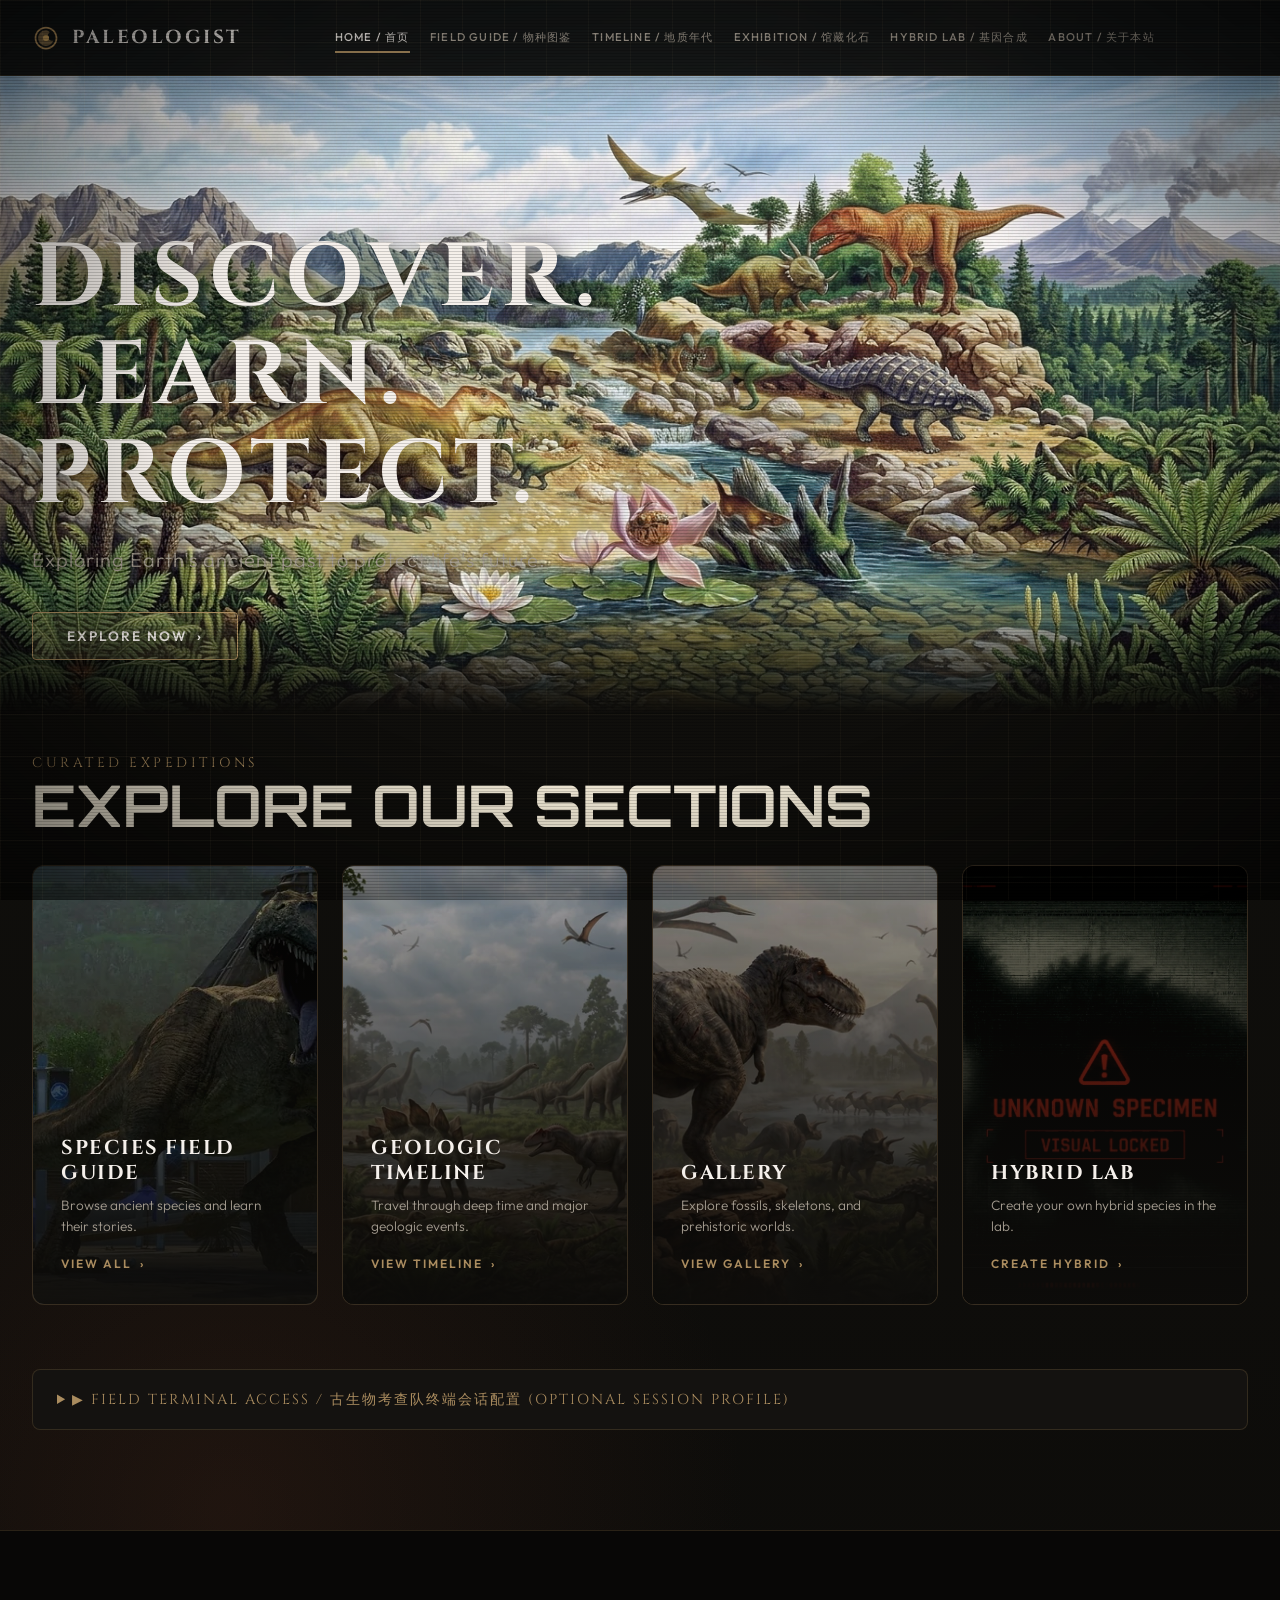
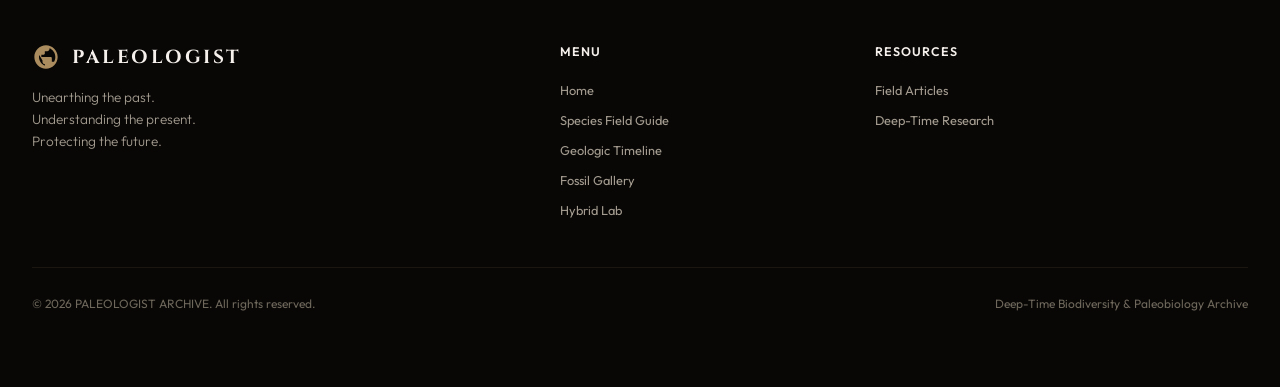
<file: index.html>
<!DOCTYPE html>
<html lang="en" data-page="index">
<head>
    <meta charset="UTF-8">
    <meta name="viewport" content="width=device-width, initial-scale=1.0, viewport-fit=cover">
    <meta name="description" content="PALEOLOGIST | Exploring Earth's ancient past to protect life's future. Deep-time expedition archive, specimen field guide, and prehistoric gallery.">
    <meta property="og:title" content="PALEOLOGIST | Exploring Earth's Ancient Past">
    <meta property="og:description" content="A cinematic museum & field guide experience covering ancient species, deep geologic time, and prehistoric life.">
    <meta property="og:type" content="website">
    <meta property="og:image" content="assets/images/originals/hero-banner.jpg">
    <title>PALEOLOGIST | Discover. Learn. Protect.</title>
    <link rel="preconnect" href="https://fonts.googleapis.com">
    <link rel="preconnect" href="https://fonts.gstatic.com" crossorigin>
    <link rel="preload" as="image" href="assets/images/originals/hero-banner.jpg" fetchpriority="high">
    <link href="https://fonts.googleapis.com/css2?family=Cinzel:wght@400;600;700;900&family=Outfit:wght@300;400;500;600;700&family=Share+Tech+Mono&family=Orbitron:wght@400;700;900&display=swap" rel="stylesheet">
    <script src="assets/js/site.js" defer></script>
    <link rel="stylesheet" href="assets/css/site.css">
</head>
<body class="pl-shell">

    <!-- GLOBAL HEADER -->
    <header class="pl-header">
        <div class="pl-header-inner">
            <a href="index.html" class="pl-logo">
              <svg class="pl-logo-icon" width="28" height="28" viewBox="0 0 32 32" fill="none" xmlns="http://www.w3.org/2000/svg">
                <path d="M16 3C8.82 3 3 8.82 3 16s5.82 13 13 13 13-5.82 13-13S23.18 3 16 3zm0 24c-6.08 0-11-4.92-11-11s4.92-11 11-11 11 4.92 11 11-4.92 11-11 11z" fill="#c29b62"/>
                <path d="M16 7c-4.97 0-9 4.03-9 9s4.03 9 9 9c3.86 0 7.12-2.44 8.36-5.89-.35.08-.71.13-1.09.13-2.9 0-5.27-2.36-5.27-5.24 0-1.74.85-3.28 2.16-4.23C19.78 8.1 17.98 7 16 7z" fill="#c29b62" opacity="0.6"/>
                <circle cx="16" cy="16" r="3.5" fill="#e5b869"/>
              </svg>
              <span class="pl-logo-text">PALEOLOGIST</span>
            </a>

            <nav class="pl-nav" id="plNav" aria-label="Primary Navigation">
                <a href="index.html" class="pl-nav-link active">HOME / 首页</a>
                <a href="field-guide.html" class="pl-nav-link">FIELD GUIDE / 物种图鉴</a>
                <a href="timescale.html" class="pl-nav-link">TIMELINE / 地质年代</a>
                <a href="gallery.html" class="pl-nav-link">EXHIBITION / 馆藏化石</a>
                <a href="form.html" class="pl-nav-link">HYBRID LAB / 基因合成</a>
                <a href="about.html" class="pl-nav-link">ABOUT / 关于本站</a>
            </nav>

            <div class="pl-header-actions">
                <button class="pl-menu-toggle" id="plMenuToggle" aria-label="Toggle navigation" aria-controls="plNav" aria-expanded="false">
                  <svg width="22" height="22" viewBox="0 0 24 24" fill="none" stroke="currentColor" stroke-width="2">
                    <path d="M3 12h18M3 6h18M3 18h18"/>
                  </svg>
                </button>
            </div>
        </div>
    </header>

    <!-- MAIN CONTENT -->
    <main>
        <!-- HERO SECTION -->
        <section class="pl-hero" aria-label="Hero Expedition Introduction">
            <div class="pl-hero-content">
                <h1 class="pl-hero-title">DISCOVER.<br>LEARN.<br>PROTECT.</h1>
                <p class="pl-hero-deck">Exploring Earth's ancient past to protect life's future.</p>
                <a href="#explore-sections" class="pl-btn-gold">EXPLORE NOW &nbsp;›</a>
            </div>
        </section>

        <!-- EXPLORE OUR SECTIONS (4-ITEM BENTO GRID) -->
        <section class="pl-container" id="explore-sections" aria-label="Explore Sections">
            <div class="pl-section-head">
                <div class="pl-section-kicker">CURATED EXPEDITIONS</div>
                <h2 class="pl-section-title">EXPLORE OUR SECTIONS</h2>
            </div>

            <div class="pl-sections-grid">
                <!-- 01: SPECIES FIELD GUIDE -->
                <a href="field-guide.html" class="pl-section-card" aria-label="Explore Species Field Guide">
                    <img src="assets/images/thumbs/trex.webp" alt="Tyrannosaurus Rex" class="pl-card-bg" loading="lazy" decoding="async">
                    <div class="pl-card-overlay"></div>
                    <div class="pl-card-content">
                        <h3 class="pl-card-title">SPECIES FIELD GUIDE</h3>
                        <p class="pl-card-desc">Browse ancient species and learn their stories.</p>
                        <span class="pl-card-link">VIEW ALL &nbsp;›</span>
                    </div>
                </a>

                <!-- 02: GEOLOGIC TIMELINE -->
                <a href="timescale.html" class="pl-section-card" aria-label="Explore Geologic Timeline">
                    <img src="assets/images/timeline/thumbs/zhuluoji.webp" alt="Jurassic Geologic Landscape" class="pl-card-bg" loading="lazy" decoding="async">
                    <div class="pl-card-overlay"></div>
                    <div class="pl-card-content">
                        <h3 class="pl-card-title">GEOLOGIC TIMELINE</h3>
                        <p class="pl-card-desc">Travel through deep time and major geologic events.</p>
                        <span class="pl-card-link">VIEW TIMELINE &nbsp;›</span>
                    </div>
                </a>

                <!-- 03: GALLERY -->
                <a href="gallery.html" class="pl-section-card" aria-label="Explore Museum Fossil Gallery">
                    <img src="assets/images/timeline/thumbs/baieji.webp" alt="Cretaceous Prehistoric World" class="pl-card-bg" loading="lazy" decoding="async">
                    <div class="pl-card-overlay"></div>
                    <div class="pl-card-content">
                        <h3 class="pl-card-title">GALLERY</h3>
                        <p class="pl-card-desc">Explore fossils, skeletons, and prehistoric worlds.</p>
                        <span class="pl-card-link">VIEW GALLERY &nbsp;›</span>
                    </div>
                </a>

                <!-- 04: HYBRID LAB -->
                <a href="form.html" class="pl-section-card" aria-label="Explore Hybrid DNA Lab">
                    <img src="assets/images/generated/unknown-hybrid.webp" alt="Hybrid DNA Synthesis" class="pl-card-bg" loading="lazy" decoding="async">
                    <div class="pl-card-overlay"></div>
                    <div class="pl-card-content">
                        <h3 class="pl-card-title">HYBRID LAB</h3>
                        <p class="pl-card-desc">Create your own hybrid species in the lab.</p>
                        <span class="pl-card-link">CREATE HYBRID &nbsp;›</span>
                    </div>
                </a>
            </div>

            <!-- OPTIONAL EXPEDITION PROFILE ACCESS TERMINAL -->
            <details style="margin-bottom: 60px; background: var(--pl-surface); border: 1px solid var(--pl-border); border-radius: var(--pl-radius-md); padding: 20px 24px;">
                <summary style="font-family: var(--font-display); font-size: 0.9rem; letter-spacing: 2px; color: var(--pl-gold); cursor: pointer; text-transform: uppercase;">
                    ▶ FIELD TERMINAL ACCESS / 古生物考查队终端会话配置 (OPTIONAL SESSION PROFILE)
                </summary>
                <div style="margin-top: 20px;">
                    <aside class="portal-container" id="portalContainer" aria-label="Archive access terminal">
                        <form id="loginForm" novalidate>
                            <div class="form-group">
                                <label class="form-label" for="username">Operator Name / 操作员代号</label>
                                <input type="text" id="username" class="form-input" placeholder="ENTER CODENAME / 输入代号..." autocomplete="off">
                                <div class="error-message" id="usernameError">Name must be at least 3 characters / 代号长度不能少于3个字符</div>
                            </div>

                            <div class="form-group">
                                <label class="form-label" for="accessKey">Access Key / Security Code / 访问密钥</label>
                                <input type="password" id="accessKey" class="form-input" placeholder="INGEN-XXXXXX..." autocomplete="off">
                                <div class="error-message" id="keyError">Key format invalid / 密钥格式不匹配 (需符合 INGEN-XXXXXX 格式)</div>
                            </div>

                            <div class="form-group compact-field">
                                <label class="form-label" for="clearance">Clearance Level / 安全许可等级</label>
                                <select id="clearance" class="form-select">
                                    <option value="level 1">LEVEL 1 - VISITOR Clearance / 1级许可 - 访客等级</option>
                                    <option value="level 2">LEVEL 2 - FIELD TECH Clearance / 2级许可 - 野外技术员</option>
                                    <option value="level 3">LEVEL 3 - PALEOBIOLOGIST Clearance / 3级许可 - 古生物研究员</option>
                                    <option value="level 4" selected>LEVEL 4 - CLASSIFIED ARCHIVE CLEARANCE / 4级许可 - 机密归档</option>
                                </select>
                            </div>

                            <div class="form-group compact-field">
                                <label class="form-label" for="themeSelect">Terminal Theme Tint / 终端显示色调</label>
                                <select id="themeSelect" class="form-select" onchange="changeThemeTint(this.value)">
                                    <option value="green">ARCHIVE GOLD (DEFAULT) / 档案金 (默认)</option>
                                    <option value="amber">AMBER TINT (WARNING) / 琥珀黄 (警示)</option>
                                    <option value="red">CRT RED (ALARM) / 警报红 (危机)</option>
                                </select>
                            </div>

                            <button type="submit" class="submit-btn">INITIATE SESSION / 启动终端</button>
                        </form>
                    </aside>
                </div>
            </details>
        </section>
    </main>

    <!-- GLOBAL FOOTER -->
    <footer class="pl-footer">
        <div class="pl-container">
            <div class="pl-footer-grid">
                <!-- Brand Column -->
                <div class="pl-footer-brand-col">
                    <a class="pl-brand" href="index.html">
                        <svg class="pl-brand-icon" viewBox="0 0 24 24" fill="currentColor">
                            <path d="M12 2C6.48 2 2 6.48 2 12s4.48 10 10 10 10-4.48 10-10S17.52 2 12 2zm1 17.93c-3.95-.49-7-3.85-7-7.93 0-.62.08-1.21.21-1.79L9 15v1c0 1.1.9 2 2 2v1.93zm6.9-2.54c-.26-.81-1-1.39-1.9-1.39h-1v-3c0-.55-.45-1-1-1H8v-2h2c.55 0 1-.45 1-1V7h2c1.1 0 2-.9 2-2v-.41c2.93 1.19 5 4.06 5 7.41 0 2.08-.8 3.97-2.1 5.39z"/>
                        </svg>
                        <span class="pl-brand-name">PALEOLOGIST</span>
                    </a>
                    <p class="pl-footer-tagline">
                        Unearthing the past.<br>
                        Understanding the present.<br>
                        Protecting the future.
                    </p>
                </div>

                <!-- Menu Column -->
                <div>
                    <div class="pl-footer-heading">MENU</div>
                    <ul class="pl-footer-list">
                        <li><a href="index.html">Home</a></li>
                        <li><a href="field-guide.html">Species Field Guide</a></li>
                        <li><a href="timescale.html">Geologic Timeline</a></li>
                        <li><a href="gallery.html">Fossil Gallery</a></li>
                        <li><a href="form.html">Hybrid Lab</a></li>
                    </ul>
                </div>

                <!-- Resources Column -->
                <div>
                    <div class="pl-footer-heading">RESOURCES</div>
                    <ul class="pl-footer-list">
                        <li><a href="field-guide.html">Field Articles</a></li>
                        <li><a href="timescale.html">Deep-Time Research</a></li>
                    </ul>
                </div>

            </div>

            <div class="pl-footer-bottom">
                <span>© 2026 PALEOLOGIST ARCHIVE. All rights reserved.</span>
                <span>Deep-Time Biodiversity & Paleobiology Archive</span>
            </div>
        </div>
    </footer>

    <!-- Booting Overlay screen (preserved for session auth) -->
    <div class="access-overlay" id="accessOverlay">
        <div class="access-title" id="overlayTitle">ACCESS GRANTED / 准予接入</div>
        <div class="boot-console" id="bootConsole">
            <span class="cursor" id="bootCursor"></span>
        </div>
    </div>
</body>
</html>
</file>
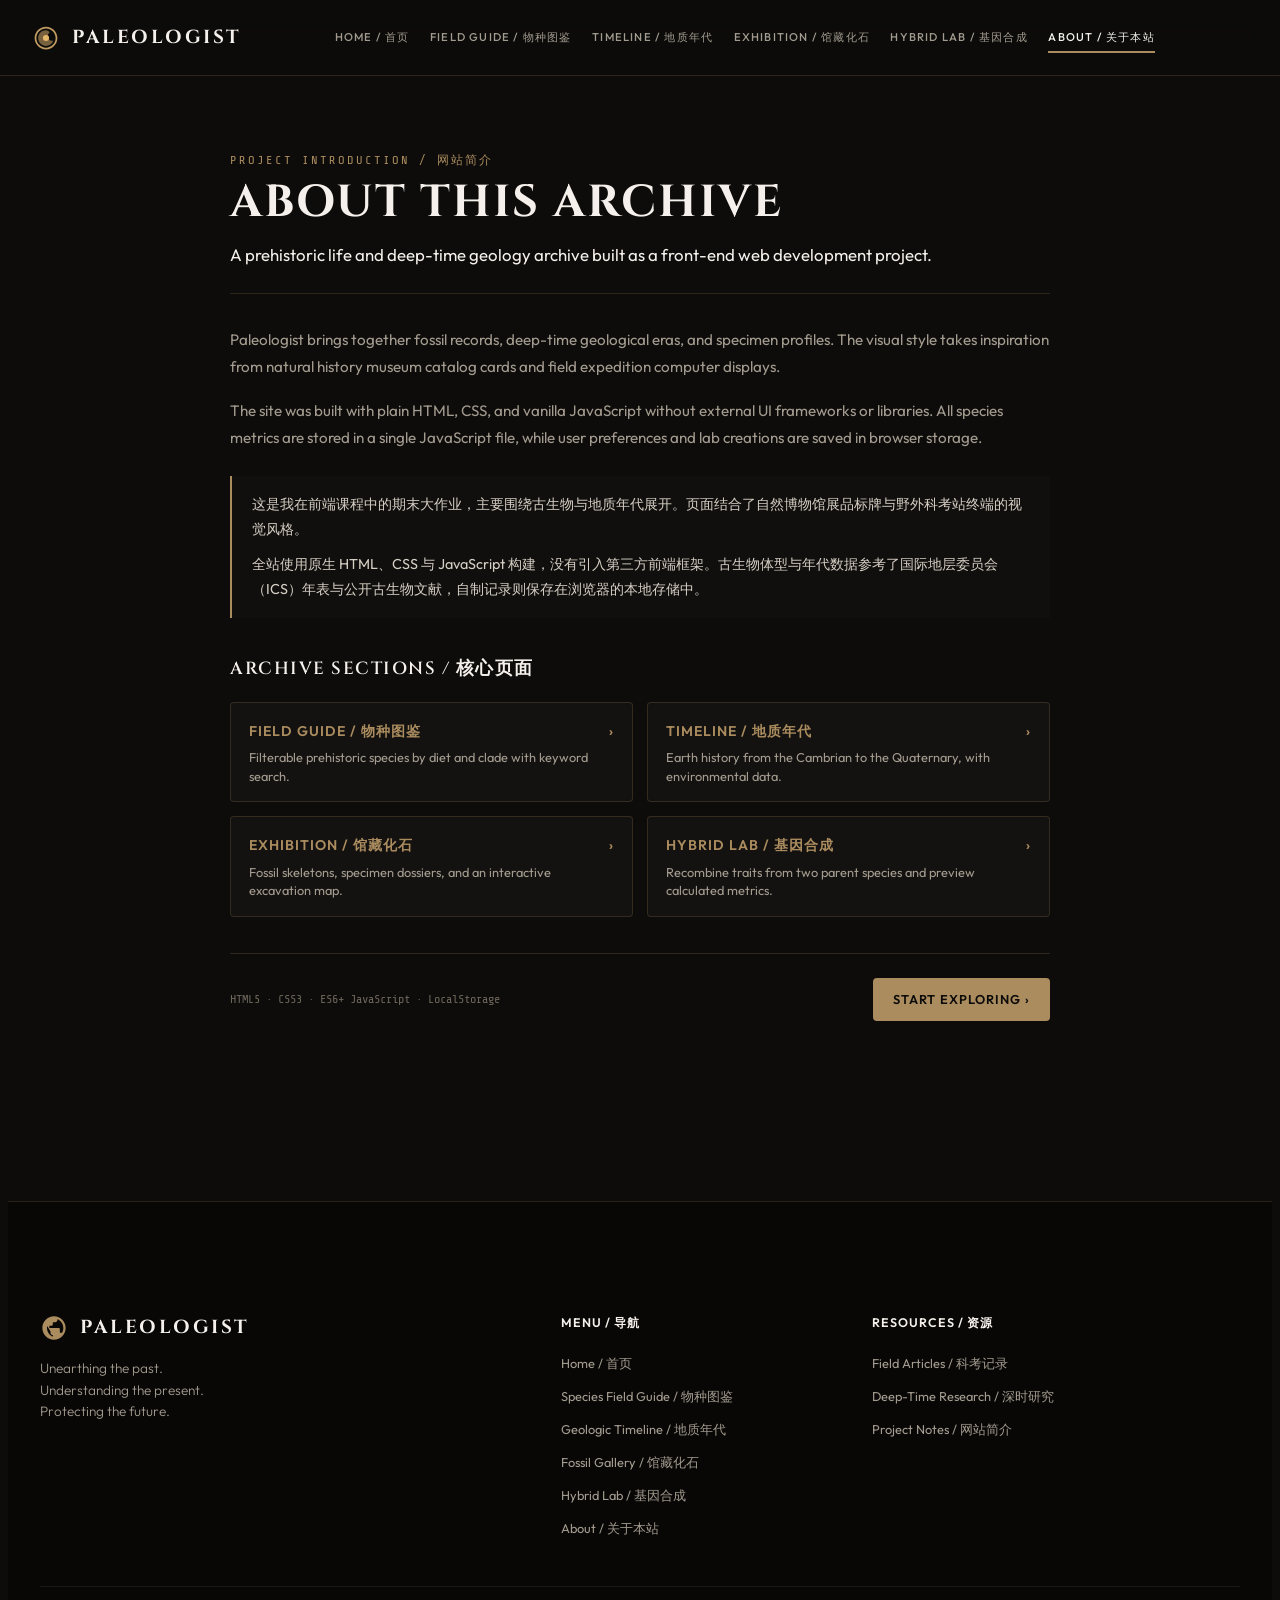
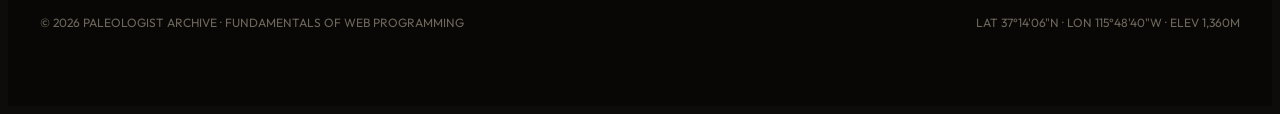
<file: about.html>
<!DOCTYPE html>
<html lang="en" data-page="about">
<head>
    <meta charset="UTF-8">
    <meta name="viewport" content="width=device-width, initial-scale=1.0, viewport-fit=cover">
    <meta name="description" content="PALEOLOGIST | About This Archive. A simple introduction to the prehistoric life archive project.">
    <title>PALEOLOGIST | About / 关于本站</title>
    <link rel="preconnect" href="https://fonts.googleapis.com">
    <link rel="preconnect" href="https://fonts.gstatic.com" crossorigin>
    <link href="https://fonts.googleapis.com/css2?family=Cinzel:wght@400;600;700;900&family=Outfit:wght@300;400;500;600;700&family=Share+Tech+Mono&display=swap" rel="stylesheet">
    <link rel="stylesheet" href="assets/css/site.css">
    <script src="assets/js/site.js" defer></script>
    <style>
        .pl-about-wrap {
            max-width: 820px;
            margin: 0 auto;
            padding: 40px 0 60px;
        }

        .pl-about-header {
            margin-bottom: 32px;
            padding-bottom: 24px;
            border-bottom: 1px solid var(--pl-border);
        }

        .pl-about-kicker {
            font-family: var(--font-mono);
            font-size: 0.76rem;
            color: var(--pl-gold);
            letter-spacing: 2px;
            text-transform: uppercase;
            margin-bottom: 8px;
        }

        .pl-about-title {
            font-family: var(--font-display);
            font-size: clamp(2rem, 4vw, 2.8rem);
            font-weight: 700;
            letter-spacing: 2px;
            color: var(--pl-text);
            margin: 0 0 12px;
            line-height: 1.15;
        }

        .pl-about-lead {
            font-family: var(--font-ui);
            font-size: 1.05rem;
            line-height: 1.7;
            color: var(--pl-text);
            margin: 0;
        }

        .pl-about-body {
            font-family: var(--font-ui);
            font-size: 0.95rem;
            line-height: 1.8;
            color: var(--pl-text-muted);
            margin-bottom: 36px;
        }

        .pl-about-body p {
            margin: 0 0 16px;
        }

        .pl-about-body p:last-child {
            margin-bottom: 0;
        }

        .pl-about-zh-block {
            background: rgba(20, 18, 15, 0.6);
            border-left: 2px solid var(--pl-gold);
            padding: 16px 20px;
            margin: 24px 0;
            color: #d6cfc5;
            font-size: 0.9rem;
            line-height: 1.75;
        }

        .pl-about-zh-block p {
            margin: 0 0 10px;
        }

        .pl-about-zh-block p:last-child {
            margin-bottom: 0;
        }

        .pl-about-sections-title {
            font-family: var(--font-display);
            font-size: 1.1rem;
            font-weight: 600;
            letter-spacing: 1.5px;
            color: var(--pl-text);
            margin: 36px 0 16px;
            text-transform: uppercase;
        }

        .pl-about-links-grid {
            display: grid;
            grid-template-columns: repeat(2, 1fr);
            gap: 14px;
            margin-bottom: 36px;
        }

        .pl-about-link-row {
            display: block;
            padding: 16px 18px;
            background: var(--pl-surface);
            border: 1px solid var(--pl-border);
            border-radius: var(--pl-radius-sm);
            text-decoration: none;
            transition: border-color 0.2s ease, background 0.2s ease;
        }

        .pl-about-link-row:hover {
            border-color: var(--pl-gold);
            background: rgba(28, 24, 19, 0.9);
        }

        .pl-about-link-name {
            font-family: var(--font-ui);
            font-size: 0.88rem;
            font-weight: 600;
            color: var(--pl-gold);
            letter-spacing: 1px;
            margin-bottom: 4px;
            display: flex;
            align-items: center;
            justify-content: space-between;
        }

        .pl-about-link-desc {
            font-family: var(--font-ui);
            font-size: 0.8rem;
            color: var(--pl-text-muted);
            line-height: 1.45;
        }

        .pl-about-footnote {
            padding-top: 24px;
            border-top: 1px solid var(--pl-border);
            display: flex;
            justify-content: space-between;
            align-items: center;
            flex-wrap: wrap;
            gap: 16px;
            font-family: var(--font-mono);
            font-size: 0.75rem;
            color: var(--pl-text-dim);
        }

        .pl-about-action {
            display: inline-flex;
            align-items: center;
            gap: 8px;
            font-family: var(--font-ui);
            font-size: 0.8rem;
            font-weight: 600;
            letter-spacing: 1px;
            text-transform: uppercase;
            text-decoration: none;
            color: #0d0c0a;
            background: var(--pl-gold);
            padding: 10px 20px;
            border-radius: var(--pl-radius-sm);
            transition: background 0.2s ease;
        }

        .pl-about-action:hover {
            background: var(--pl-gold-light);
        }

        @media (max-width: 640px) {
            .pl-about-links-grid {
                grid-template-columns: 1fr;
            }
            .pl-about-wrap {
                padding: 24px 0 40px;
            }
        }
    </style>
</head>
<body class="pl-shell">

    <!-- GLOBAL HEADER -->
    <header class="pl-header">
        <div class="pl-header-inner">
            <a href="index.html" class="pl-logo">
                <svg class="pl-logo-icon" width="28" height="28" viewBox="0 0 32 32" fill="none" xmlns="http://www.w3.org/2000/svg">
                    <path d="M16 3C8.82 3 3 8.82 3 16s5.82 13 13 13 13-5.82 13-13S23.18 3 16 3zm0 24c-6.08 0-11-4.92-11-11s4.92-11 11-11 11 4.92 11 11-4.92 11-11 11z" fill="#c29b62"/>
                    <path d="M16 7c-4.97 0-9 4.03-9 9s4.03 9 9 9c3.86 0 7.12-2.44 8.36-5.89-.35.08-.71.13-1.09.13-2.9 0-5.27-2.36-5.27-5.24 0-1.74.85-3.28 2.16-4.23C19.78 8.1 17.98 7 16 7z" fill="#c29b62" opacity="0.6"/>
                    <circle cx="16" cy="16" r="3.5" fill="#e5b869"/>
                </svg>
                <span class="pl-logo-text">PALEOLOGIST</span>
            </a>

            <nav class="pl-nav" id="plNav" aria-label="Primary Navigation">
                <a href="index.html" class="pl-nav-link">HOME / 首页</a>
                <a href="field-guide.html" class="pl-nav-link">FIELD GUIDE / 物种图鉴</a>
                <a href="timescale.html" class="pl-nav-link">TIMELINE / 地质年代</a>
                <a href="gallery.html" class="pl-nav-link">EXHIBITION / 馆藏化石</a>
                <a href="form.html" class="pl-nav-link">HYBRID LAB / 基因合成</a>
                <a href="about.html" class="pl-nav-link active">ABOUT / 关于本站</a>
            </nav>

            <div class="pl-header-actions">
                <button class="pl-menu-toggle" id="plMenuToggle" aria-label="Toggle navigation" aria-controls="plNav" aria-expanded="false">
                    <svg width="22" height="22" viewBox="0 0 24 24" fill="none" stroke="currentColor" stroke-width="2">
                        <path d="M3 12h18M3 6h18M3 18h18"/>
                    </svg>
                </button>
            </div>
        </div>
    </header>

    <!-- MAIN CONTENT -->
    <main class="pl-container" style="padding-top: 104px; padding-bottom: 84px;">
        <article class="pl-about-wrap">

            <header class="pl-about-header">
                <div class="pl-about-kicker">PROJECT INTRODUCTION / 网站简介</div>
                <h1 class="pl-about-title">ABOUT THIS ARCHIVE</h1>
                <p class="pl-about-lead">
                    A prehistoric life and deep-time geology archive built as a front-end web development project.
                </p>
            </header>

            <div class="pl-about-body">
                <p>
                    Paleologist brings together fossil records, deep-time geological eras, and specimen profiles. 
                    The visual style takes inspiration from natural history museum catalog cards and field expedition computer displays.
                </p>
                <p>
                    The site was built with plain HTML, CSS, and vanilla JavaScript without external UI frameworks or libraries. 
                    All species metrics are stored in a single JavaScript file, while user preferences and lab creations are saved in browser storage.
                </p>

                <div class="pl-about-zh-block">
                    <p>
                        这是我在前端课程中的期末大作业，主要围绕古生物与地质年代展开。页面结合了自然博物馆展品标牌与野外科考站终端的视觉风格。
                    </p>
                    <p>
                        全站使用原生 HTML、CSS 与 JavaScript 构建，没有引入第三方前端框架。古生物体型与年代数据参考了国际地层委员会（ICS）年表与公开古生物文献，自制记录则保存在浏览器的本地存储中。
                    </p>
                </div>

                <div class="pl-about-sections-title">ARCHIVE SECTIONS / 核心页面</div>

                <div class="pl-about-links-grid">
                    <a href="field-guide.html" class="pl-about-link-row">
                        <div class="pl-about-link-name">
                            <span>FIELD GUIDE / 物种图鉴</span>
                            <span>›</span>
                        </div>
                        <div class="pl-about-link-desc">
                            Filterable prehistoric species by diet and clade with keyword search.
                        </div>
                    </a>

                    <a href="timescale.html" class="pl-about-link-row">
                        <div class="pl-about-link-name">
                            <span>TIMELINE / 地质年代</span>
                            <span>›</span>
                        </div>
                        <div class="pl-about-link-desc">
                            Earth history from the Cambrian to the Quaternary, with environmental data.
                        </div>
                    </a>

                    <a href="gallery.html" class="pl-about-link-row">
                        <div class="pl-about-link-name">
                            <span>EXHIBITION / 馆藏化石</span>
                            <span>›</span>
                        </div>
                        <div class="pl-about-link-desc">
                            Fossil skeletons, specimen dossiers, and an interactive excavation map.
                        </div>
                    </a>

                    <a href="form.html" class="pl-about-link-row">
                        <div class="pl-about-link-name">
                            <span>HYBRID LAB / 基因合成</span>
                            <span>›</span>
                        </div>
                        <div class="pl-about-link-desc">
                            Recombine traits from two parent species and preview calculated metrics.
                        </div>
                    </a>
                </div>

                <div class="pl-about-footnote">
                    <div>
                        HTML5 · CSS3 · ES6+ JavaScript · LocalStorage
                    </div>
                    <a href="field-guide.html" class="pl-about-action">
                        START EXPLORING ›
                    </a>
                </div>
            </div>

        </article>
    </main>

    <!-- GLOBAL FOOTER -->
    <footer class="pl-footer">
        <div class="pl-container">
            <div class="pl-footer-grid">
                <!-- Brand Column -->
                <div class="pl-footer-brand-col">
                    <a class="pl-brand" href="index.html">
                        <svg class="pl-brand-icon" viewBox="0 0 24 24" fill="currentColor">
                            <path d="M12 2C6.48 2 2 6.48 2 12s4.48 10 10 10 10-4.48 10-10S17.52 2 12 2zm1 17.93c-3.95-.49-7-3.85-7-7.93 0-.62.08-1.21.21-1.79L9 15v1c0 1.1.9 2 2 2v1.93zm6.9-2.54c-.26-.81-1-1.39-1.9-1.39h-1v-3c0-.55-.45-1-1-1H8v-2h2c.55 0 1-.45 1-1V7h2c1.1 0 2-.9 2-2v-.41c2.93 1.19 5 4.06 5 7.41 0 2.08-.8 3.97-2.1 5.39z"/>
                        </svg>
                        <span class="pl-brand-name">PALEOLOGIST</span>
                    </a>
                    <p class="pl-footer-tagline">
                        Unearthing the past.<br>
                        Understanding the present.<br>
                        Protecting the future.
                    </p>
                </div>

                <!-- Menu Column -->
                <div>
                    <div class="pl-footer-heading">MENU / 导航</div>
                    <ul class="pl-footer-list">
                        <li><a href="index.html">Home / 首页</a></li>
                        <li><a href="field-guide.html">Species Field Guide / 物种图鉴</a></li>
                        <li><a href="timescale.html">Geologic Timeline / 地质年代</a></li>
                        <li><a href="gallery.html">Fossil Gallery / 馆藏化石</a></li>
                        <li><a href="form.html">Hybrid Lab / 基因合成</a></li>
                        <li><a href="about.html">About / 关于本站</a></li>
                    </ul>
                </div>

                <!-- Resources Column -->
                <div>
                    <div class="pl-footer-heading">RESOURCES / 资源</div>
                    <ul class="pl-footer-list">
                        <li><a href="field-guide.html">Field Articles / 科考记录</a></li>
                        <li><a href="timescale.html">Deep-Time Research / 深时研究</a></li>
                        <li><a href="about.html">Project Notes / 网站简介</a></li>
                    </ul>
                </div>

            </div>

            <div class="pl-footer-bottom">
                <span>© 2026 PALEOLOGIST ARCHIVE · FUNDAMENTALS OF WEB PROGRAMMING</span>
                <span>LAT 37°14'06"N · LON 115°48'40"W · ELEV 1,360M</span>
            </div>
        </div>
    </footer>

</body>
</html>
</file>
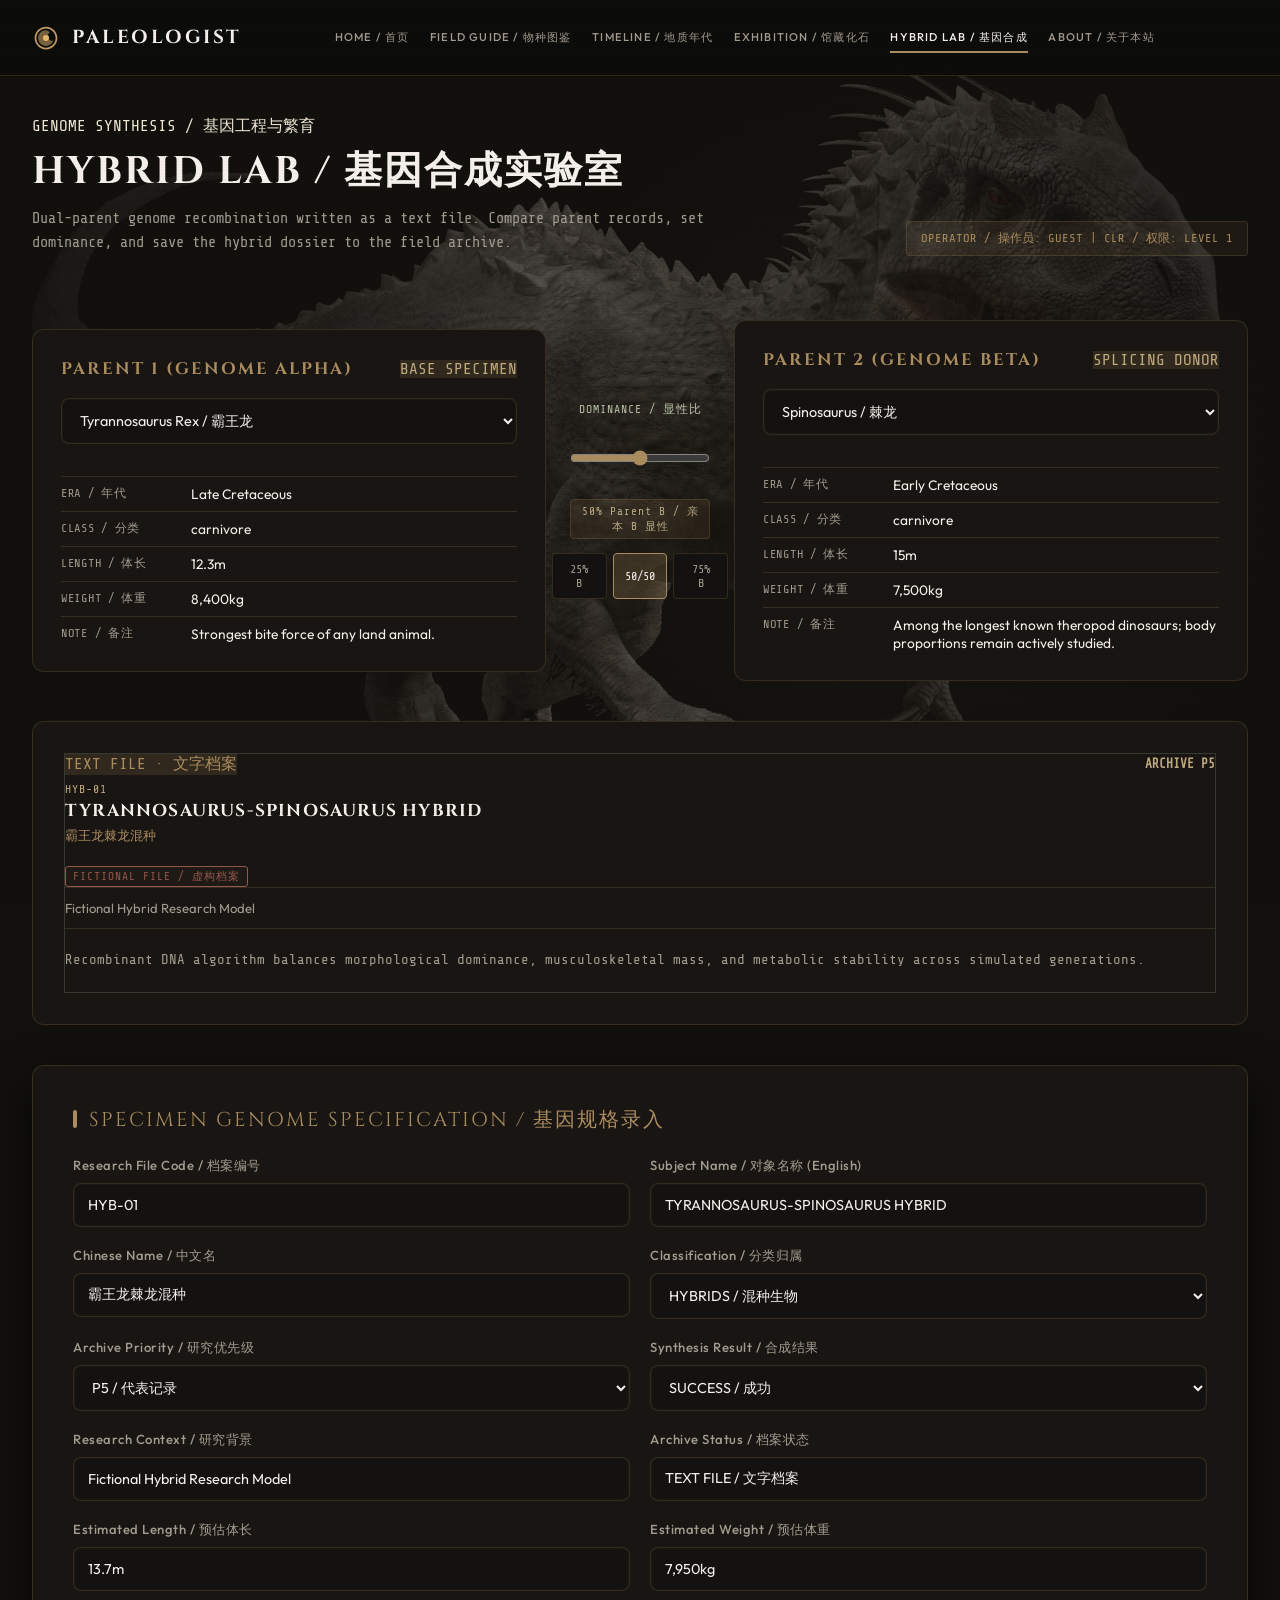
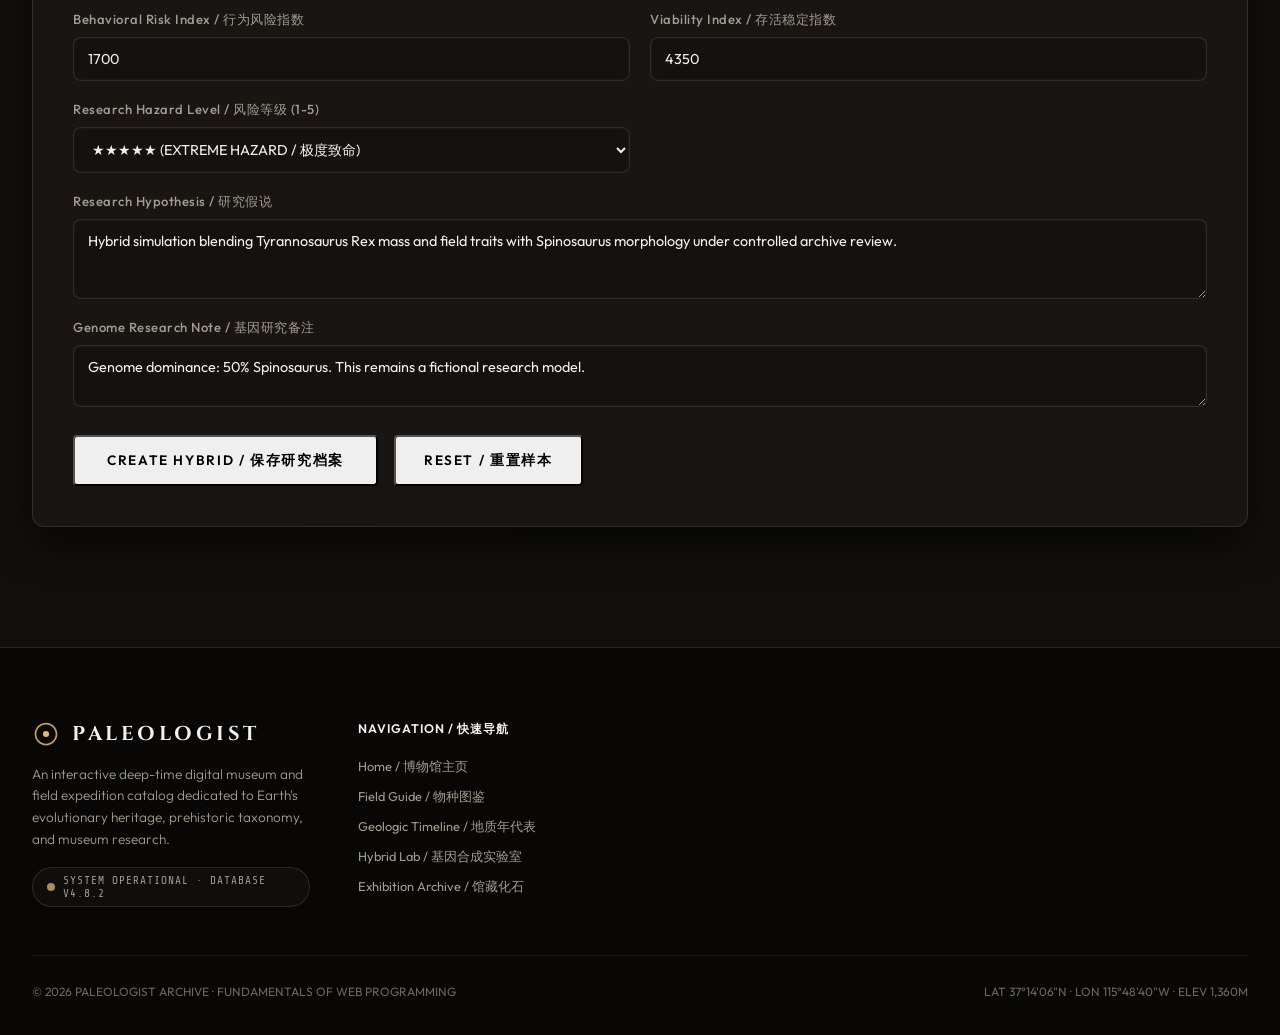
<file: form.html>
<!DOCTYPE html>
<html lang="en" data-page="form">
<head>
    <meta charset="UTF-8">
    <meta name="viewport" content="width=device-width, initial-scale=1.0, viewport-fit=cover">
    <meta name="description" content="Document a PALEOLOGIST hybrid research file with genome notes, containment metrics, imagery, and local archive preview.">
    <meta property="og:title" content="PALEOLOGIST | Hybrid Lab">
    <meta property="og:description" content="Build a bilingual hybrid research file and preview it in the PALEOLOGIST archive system.">
    <meta property="og:type" content="website">
    <meta property="og:image" content="assets/images/originals/trex.jpg">
    <title>PALEOLOGIST | Hybrid Lab / 基因合成实验室</title>
    <link rel="preconnect" href="https://fonts.googleapis.com">
    <link rel="preconnect" href="https://fonts.gstatic.com" crossorigin>
    <link href="https://fonts.googleapis.com/css2?family=Cinzel:wght@400;600;700;900&family=Outfit:wght@300;400;500;600;700&family=Share+Tech+Mono&family=Orbitron:wght@400;700;900&display=swap" rel="stylesheet">
    <link rel="stylesheet" href="assets/css/site.css">
    <script src="assets/js/species-data.js" defer></script>
    <script src="assets/js/site.js" defer></script>
</head>
<body class="pl-shell">

<!-- GLOBAL NAVIGATION HEADER -->
<header class="pl-header">
  <div class="pl-header-inner">
    <a href="index.html" class="pl-logo">
      <svg class="pl-logo-icon" width="28" height="28" viewBox="0 0 32 32" fill="none" xmlns="http://www.w3.org/2000/svg">
        <path d="M16 3C8.82 3 3 8.82 3 16s5.82 13 13 13 13-5.82 13-13S23.18 3 16 3zm0 24c-6.08 0-11-4.92-11-11s4.92-11 11-11 11 4.92 11 11-4.92 11-11 11z" fill="#c29b62"/>
        <path d="M16 7c-4.97 0-9 4.03-9 9s4.03 9 9 9c3.86 0 7.12-2.44 8.36-5.89-.35.08-.71.13-1.09.13-2.9 0-5.27-2.36-5.27-5.24 0-1.74.85-3.28 2.16-4.23C19.78 8.1 17.98 7 16 7z" fill="#c29b62" opacity="0.6"/>
        <circle cx="16" cy="16" r="3.5" fill="#e5b869"/>
      </svg>
      <span class="pl-logo-text">PALEOLOGIST</span>
    </a>

    <nav class="pl-nav" id="plNav">
      <a href="index.html" class="pl-nav-link">HOME / 首页</a>
      <a href="field-guide.html" class="pl-nav-link">FIELD GUIDE / 物种图鉴</a>
      <a href="timescale.html" class="pl-nav-link">TIMELINE / 地质年代</a>
      <a href="gallery.html" class="pl-nav-link">EXHIBITION / 馆藏化石</a>
      <a href="form.html" class="pl-nav-link active">HYBRID LAB / 基因合成</a>
      <a href="about.html" class="pl-nav-link">ABOUT / 关于本站</a>
    </nav>

    <div class="pl-header-actions">
      <button class="pl-menu-toggle" id="plMenuToggle" aria-label="Toggle navigation" aria-controls="plNav" aria-expanded="false">
        <svg width="22" height="22" viewBox="0 0 24 24" fill="none" stroke="currentColor" stroke-width="2">
          <path d="M3 12h18M3 6h18M3 18h18"/>
        </svg>
      </button>
    </div>
  </div>
</header>

<!-- MAIN WORKSPACE -->
<main class="pl-container" style="padding-top: 100px; padding-bottom: 80px;">
  <!-- PAGE HEADER -->
  <div class="pl-field-guide-header" style="margin-bottom: 28px;">
    <div style="display: flex; justify-content: space-between; align-items: flex-end; flex-wrap: wrap; gap: 16px;">
      <div>
        <span class="pl-section-tag">GENOME SYNTHESIS / 基因工程与繁育</span>
        <h1 class="pl-section-title" style="margin-top: 8px; margin-bottom: 10px;">HYBRID LAB / 基因合成实验室</h1>
        <p style="color: var(--pl-text-muted); font-size: 0.95rem; max-width: 720px; margin: 0; line-height: 1.6;">
          Dual-parent genome recombination written as a text file. Compare parent records, set dominance, and save the hybrid dossier to the field archive.
        </p>
      </div>
      <div style="display: flex; align-items: center; gap: 12px; font-family: var(--font-mono); font-size: 0.76rem; color: var(--pl-gold); background: rgba(194, 155, 98, 0.08); border: 1px solid var(--pl-border); padding: 8px 14px; border-radius: var(--pl-radius-sm);">
        <span id="operatorLabel">OPERATOR: GUEST | CLR: LEVEL 4</span>
      </div>
    </div>
  </div>

  <!-- WORKBENCH: DUAL PARENTS & DNA HELIX -->
  <div class="pl-lab-workbench">
    <!-- PARENT 1 CARD -->
    <div class="pl-parent-card">
      <div style="display: flex; justify-content: space-between; align-items: center;">
        <h3 class="pl-parent-title">PARENT 1 (GENOME ALPHA)</h3>
        <span class="pl-badge" style="background: rgba(194, 155, 98, 0.15); color: var(--pl-gold-light);">BASE SPECIMEN</span>
      </div>
      <div class="form-group" style="margin: 0;">
        <label class="form-label" for="parentASelect" style="display:none;">Parent A Genome</label>
        <select id="parentASelect" class="form-select" aria-label="Parent A Genome"></select>
      </div>
      <dl class="pl-parent-file" id="parentAFile">
        <div><dt>ERA / 年代</dt><dd id="parentAEra">—</dd></div>
        <div><dt>CLASS / 分类</dt><dd id="parentAClass">—</dd></div>
        <div><dt>LENGTH / 体长</dt><dd id="parentALenText">—</dd></div>
        <div><dt>WEIGHT / 体重</dt><dd id="parentAWgtText">—</dd></div>
        <div><dt>NOTE / 备注</dt><dd id="parentAFact">—</dd></div>
      </dl>
    </div>

    <!-- HELIX CORE & BLEND SLIDER -->
    <div class="pl-helix-core">
      <div class="pl-blend-control">
        <label class="form-label" for="blendRatio" style="font-family: var(--font-mono); font-size: 0.72rem; letter-spacing: 1px; color: var(--pl-text-muted);">DOMINANCE / 显性比</label>
        <input type="range" id="blendRatio" class="form-input blend-range pl-blend-slider" min="0" max="100" value="50">
        <div class="blend-readout pl-blend-readout" id="blendReadout">50% Parent B / 亲本 B 显性</div>
        <div class="pl-ratio-presets">
          <button type="button" class="pl-ratio-btn" data-ratio="25">25% B</button>
          <button type="button" class="pl-ratio-btn active" data-ratio="50">50/50</button>
          <button type="button" class="pl-ratio-btn" data-ratio="75">75% B</button>
        </div>
      </div>
    </div>

    <!-- PARENT 2 CARD -->
    <div class="pl-parent-card">
      <div style="display: flex; justify-content: space-between; align-items: center;">
        <h3 class="pl-parent-title">PARENT 2 (GENOME BETA)</h3>
        <span class="pl-badge" style="background: rgba(194, 155, 98, 0.15); color: var(--pl-gold-light);">SPLICING DONOR</span>
      </div>
      <div class="form-group" style="margin: 0;">
        <label class="form-label" for="parentBSelect" style="display:none;">Parent B Genome</label>
        <select id="parentBSelect" class="form-select" aria-label="Parent B Genome"></select>
      </div>
      <dl class="pl-parent-file" id="parentBFile">
        <div><dt>ERA / 年代</dt><dd id="parentBEra">—</dd></div>
        <div><dt>CLASS / 分类</dt><dd id="parentBClass">—</dd></div>
        <div><dt>LENGTH / 体长</dt><dd id="parentBLenText">—</dd></div>
        <div><dt>WEIGHT / 体重</dt><dd id="parentBWgtText">—</dd></div>
        <div><dt>NOTE / 备注</dt><dd id="parentBFact">—</dd></div>
      </dl>
    </div>
  </div>

  <!-- HYBRID PREVIEW SHOWCASE -->
  <div class="pl-hybrid-preview-box">
    <div id="previewCard" data-class="hybrid" data-containment="class">
      <div style="display: flex; justify-content: space-between; align-items: center; margin-bottom: 8px;">
        <span class="pl-badge" style="background: rgba(194, 155, 98, 0.15); color: var(--pl-gold);">TEXT FILE · 文字档案</span>
        <span class="spec-stats" style="border: none; padding: 0;"><b id="pCardRarity" style="font-family: var(--font-mono); color: var(--pl-gold-light); font-size: 0.8rem;">ARCHIVE P5</b></span>
      </div>

      <div id="pCardInnerData">
        <div class="spec-code" id="pCardCode" style="font-family: var(--font-mono); color: var(--pl-gold); font-size: 0.85rem; letter-spacing: 1.5px; margin-bottom: 4px;">HYB-01</div>
        <h2 class="spec-name" id="pCardName" style="font-family: var(--font-display); font-size: 2rem; color: var(--pl-text); letter-spacing: 2px; margin: 0 0 6px;">INDOMINUS REX</h2>
        <div class="spec-cn" id="pCardCn" style="font-size: 1.1rem; color: var(--pl-text-muted); margin-bottom: 16px;">帝王暴龙</div>
      </div>

      <div class="spec-stats" style="border-top: 1px solid var(--pl-border); border-bottom: 1px solid var(--pl-border); padding: 12px 0; margin-bottom: 20px;">
        <div><b id="pCardEra" style="font-family: var(--font-ui); color: var(--pl-text-muted); font-size: 0.82rem; font-weight: 400;">Fictional Cretaceous Research Model</b></div>
      </div>

      <p style="font-size: 0.88rem; color: var(--pl-text-muted); line-height: 1.6; margin-bottom: 20px;">
        Recombinant DNA algorithm balances morphological dominance, musculoskeletal mass, and metabolic stability across simulated generations.
      </p>

    </div>
  </div>

  <!-- RESEARCH SPECIFICATION FORM -->
  <div class="pl-form-section">
    <div class="pl-form-section-title">SPECIMEN GENOME SPECIFICATION / 基因规格录入</div>

    <form id="synthesisForm" novalidate>
      <div class="pl-form-grid">
        <!-- 01: Identification -->
        <div class="pl-form-group">
          <label class="pl-form-label" for="code">Research File Code / 档案编号</label>
          <input type="text" id="code" class="form-input" placeholder="e.g. HYB-01, RS-12..." value="HYB-01">
          <div class="error-lbl" id="codeErr">Code is required / 资产编号不能为空</div>
        </div>

        <div class="pl-form-group">
          <label class="pl-form-label" for="name">Subject Name / 对象名称 (English)</label>
          <input type="text" id="name" class="form-input" placeholder="e.g. INDOMINUS REX" value="INDOMINUS REX">
          <div class="error-lbl" id="nameErr">Name is required / 属名不能为空</div>
        </div>

        <div class="pl-form-group">
          <label class="pl-form-label" for="cnName">Chinese Name / 中文名</label>
          <input type="text" id="cnName" class="form-input" placeholder="e.g. 帝王暴龙" value="帝王暴龙">
          <div class="error-lbl" id="cnNameErr">Chinese name is required / 中文名称不能为空</div>
        </div>

        <div class="pl-form-group">
          <label class="pl-form-label" for="classSelect">Classification / 分类归属</label>
          <select id="classSelect" class="form-select">
            <option value="hybrid" selected>HYBRIDS / 混种生物</option>
            <option value="carnivore">CARNIVORES / 肉食恐龙</option>
            <option value="herbivore">HERBIVORES / 草食恐龙</option>
            <option value="pterosaur">PTEROSAURS / 翼龙类</option>
            <option value="amphibian">EARLY TETRAPODS / 早期四足类与鳄形类</option>
            <option value="aquatic">AQUATIC LIFE / 水生与海生古生物</option>
            <option value="cenozoic">CENOZOIC FAUNA / 新生代动物</option>
          </select>
        </div>

        <!-- 02: Priorities & Results -->
        <div class="pl-form-group">
          <label class="pl-form-label" for="raritySelect">Archive Priority / 研究优先级</label>
          <select id="raritySelect" class="form-select">
            <option value="1">P1 / 基础记录</option>
            <option value="2">P2 / 扩展记录</option>
            <option value="3">P3 / 重点记录</option>
            <option value="4">P4 / 核心记录</option>
            <option value="5" selected>P5 / 代表记录</option>
          </select>
        </div>

        <div class="pl-form-group">
          <label class="pl-form-label" for="synthesisStatus">Synthesis Result / 合成结果</label>
          <select id="synthesisStatus" class="form-select">
            <option value="success" selected>SUCCESS / 成功</option>
            <option value="failure">FAILURE / 失败</option>
          </select>
        </div>

        <!-- 03: Geologic Context -->
        <div class="pl-form-group">
          <label class="pl-form-label" for="era">Research Context / 研究背景</label>
          <input type="text" id="era" class="form-input" placeholder="e.g. Fictional Cretaceous Research Model" value="Fictional Cretaceous Research Model">
          <div class="error-lbl" id="eraErr">Era is required / 生存年代不能为空</div>
        </div>

        <div class="pl-form-group">
          <label class="pl-form-label" for="archiveStatus">Archive Status / 档案状态</label>
          <input type="text" id="archiveStatus" class="form-input" value="TEXT FILE / 文字档案" readonly>
        </div>

        <!-- 04: Physical Metrics -->
        <div class="pl-form-group">
          <label class="pl-form-label" for="length">Estimated Length / 预估体长</label>
          <input type="text" id="length" class="form-input" placeholder="e.g. 12.3m" value="12.3m">
          <div class="error-lbl" id="lengthErr">Length is required / 体长不能为空</div>
        </div>

        <div class="pl-form-group">
          <label class="pl-form-label" for="weight">Estimated Weight / 预估体重</label>
          <input type="text" id="weight" class="form-input" placeholder="e.g. 8,400kg" value="8,400kg">
          <div class="error-lbl" id="weightErr">Weight is required / 体重不能为空</div>
        </div>

        <div class="pl-form-group">
          <label class="pl-form-label" for="atk">Behavioral Risk Index / 行为风险指数</label>
          <input type="number" id="atk" class="form-input" placeholder="e.g. 1200" value="2100">
          <div class="error-lbl" id="atkErr">Simulation attack index must be positive / 模拟攻击指数必须为正数</div>
        </div>

        <div class="pl-form-group">
          <label class="pl-form-label" for="hp">Viability Index / 存活稳定指数</label>
          <input type="number" id="hp" class="form-input" placeholder="e.g. 3500" value="5200">
          <div class="error-lbl" id="hpErr">Simulation vitality must be positive / 模拟生命指数必须为正数</div>
        </div>

        <div class="pl-form-group">
          <label class="pl-form-label" for="aggLevel">Research Hazard Level / 风险等级 (1-5)</label>
          <select id="aggLevel" class="form-select">
            <option value="1">★☆☆☆☆ (DOCILE / 温顺)</option>
            <option value="2">★★☆☆☆ (CAUTIOUS / 谨慎)</option>
            <option value="3">★★★☆☆ (UNPREDICTABLE / 难测)</option>
            <option value="4" selected>★★★★☆ (HIGHLY AGGRESSIVE / 高度狂暴)</option>
            <option value="5">★★★★★ (EXTREME HAZARD / 极度致命)</option>
          </select>
        </div>

        <!-- 05: Narrative Fields -->
        <div class="pl-form-group pl-form-full">
          <label class="pl-form-label" for="description">Research Hypothesis / 研究假说</label>
          <textarea id="description" class="form-textarea" rows="3" placeholder="Describe the genome mix, observed behavior, and research purpose...">A classified hybrid research model comparing tyrannosaur mass, raptor reaction speed, and enhanced survival behavior under controlled simulation review.</textarea>
          <div class="error-lbl" id="descErr">Summary is required / 物种概要不能为空</div>
        </div>

        <div class="pl-form-group pl-form-full">
          <label class="pl-form-label" for="fact">Genome Research Note / 基因研究备注</label>
          <textarea id="fact" class="form-textarea" rows="2" placeholder="Add one genome, ethics, or safety note...">This file is a fictional research model and must stay separate from fossil evidence or verified paleobiology records.</textarea>
          <div class="error-lbl" id="factErr">Paleobiology note is required / 古生物学要点不能为空</div>
        </div>
      </div>

      <div class="pl-form-actions">
        <button type="submit" class="pl-btn-primary" style="padding: 14px 32px;">CREATE HYBRID / 保存研究档案</button>
        <button type="button" id="resetLabBtn" class="pl-btn-secondary" style="padding: 14px 28px;">RESET / 重置样本</button>
      </div>
    </form>
  </div>
</main>

<!-- SUCCESS DIALOG OVERLAY -->
<div class="success-overlay" id="successOverlay">
  <div class="success-box">
    <div style="width: 56px; height: 56px; border-radius: 50%; background: rgba(194, 155, 98, 0.15); border: 1px solid var(--pl-gold); display: flex; align-items: center; justify-content: center; margin: 0 auto 20px; color: var(--pl-gold);">
      <svg width="28" height="28" viewBox="0 0 24 24" fill="none" stroke="currentColor" stroke-width="2.5" stroke-linecap="round" stroke-linejoin="round">
        <path d="M20 6L9 17l-5-5"/>
      </svg>
    </div>
    <div class="success-title">RESEARCH FILE SAVED / 研究档案已保存</div>
    <div class="success-text">
      The hybrid research file has been saved to the local <b>PALEOLOGIST</b> collection as a text record.<br><br>
      混种研究档案已以文字记录写入本地 <b>PALEOLOGIST</b> 标本库。您可以在物种图鉴中查看。
    </div>
    <button class="pl-btn-primary" onclick="window.location.href='field-guide.html';" style="padding: 12px 28px;">VIEW IN FIELD GUIDE / 返回图鉴查看</button>
  </div>
</div>

<!-- FOOTER -->
<footer class="pl-footer">
  <div class="pl-footer-inner">
    <div class="pl-footer-grid">
      <div class="pl-footer-brand-col">
        <div class="pl-footer-brand">
          <svg class="pl-footer-logo-icon" viewBox="0 0 32 32" fill="none" xmlns="http://www.w3.org/2000/svg">
            <path d="M16 3C8.82 3 3 8.82 3 16s5.82 13 13 13 13-5.82 13-13S23.18 3 16 3zm0 24c-6.08 0-11-4.92-11-11s4.92-11 11-11 11 4.92 11 11-4.92 11-11 11z" fill="#c29b62"/>
            <circle cx="16" cy="16" r="3.5" fill="#e5b869"/>
          </svg>
          <span class="pl-footer-brand-text">PALEOLOGIST</span>
        </div>
        <p class="pl-footer-desc">
          An interactive deep-time digital museum and field expedition catalog dedicated to Earth's evolutionary heritage, prehistoric taxonomy, and museum research.
        </p>
        <div class="pl-footer-status-pill">
          <span class="pl-pulse-dot" style="background:#aa8c5f;"></span>
          <span>SYSTEM OPERATIONAL · DATABASE V4.8.2</span>
        </div>
      </div>

      <div class="pl-footer-links-col">
        <div class="pl-footer-col-title">NAVIGATION / 快速导航</div>
        <div class="pl-footer-links">
          <a href="index.html" class="pl-footer-link">Home / 博物馆主页</a>
          <a href="field-guide.html" class="pl-footer-link">Field Guide / 物种图鉴</a>
          <a href="timescale.html" class="pl-footer-link">Geologic Timeline / 地质年代表</a>
          <a href="form.html" class="pl-footer-link">Hybrid Lab / 基因合成实验室</a>
          <a href="gallery.html" class="pl-footer-link">Exhibition Archive / 馆藏化石</a>
        </div>
      </div>

    </div>

    <div class="pl-footer-bottom">
      <div class="pl-footer-copy">
        © 2026 PALEOLOGIST ARCHIVE · FUNDAMENTALS OF WEB PROGRAMMING
      </div>
      <div class="pl-footer-coords">
        LAT 37°14'06"N · LON 115°48'40"W · ELEV 1,360M
      </div>
    </div>
  </div>
</footer>

</body>
</html>
</file>
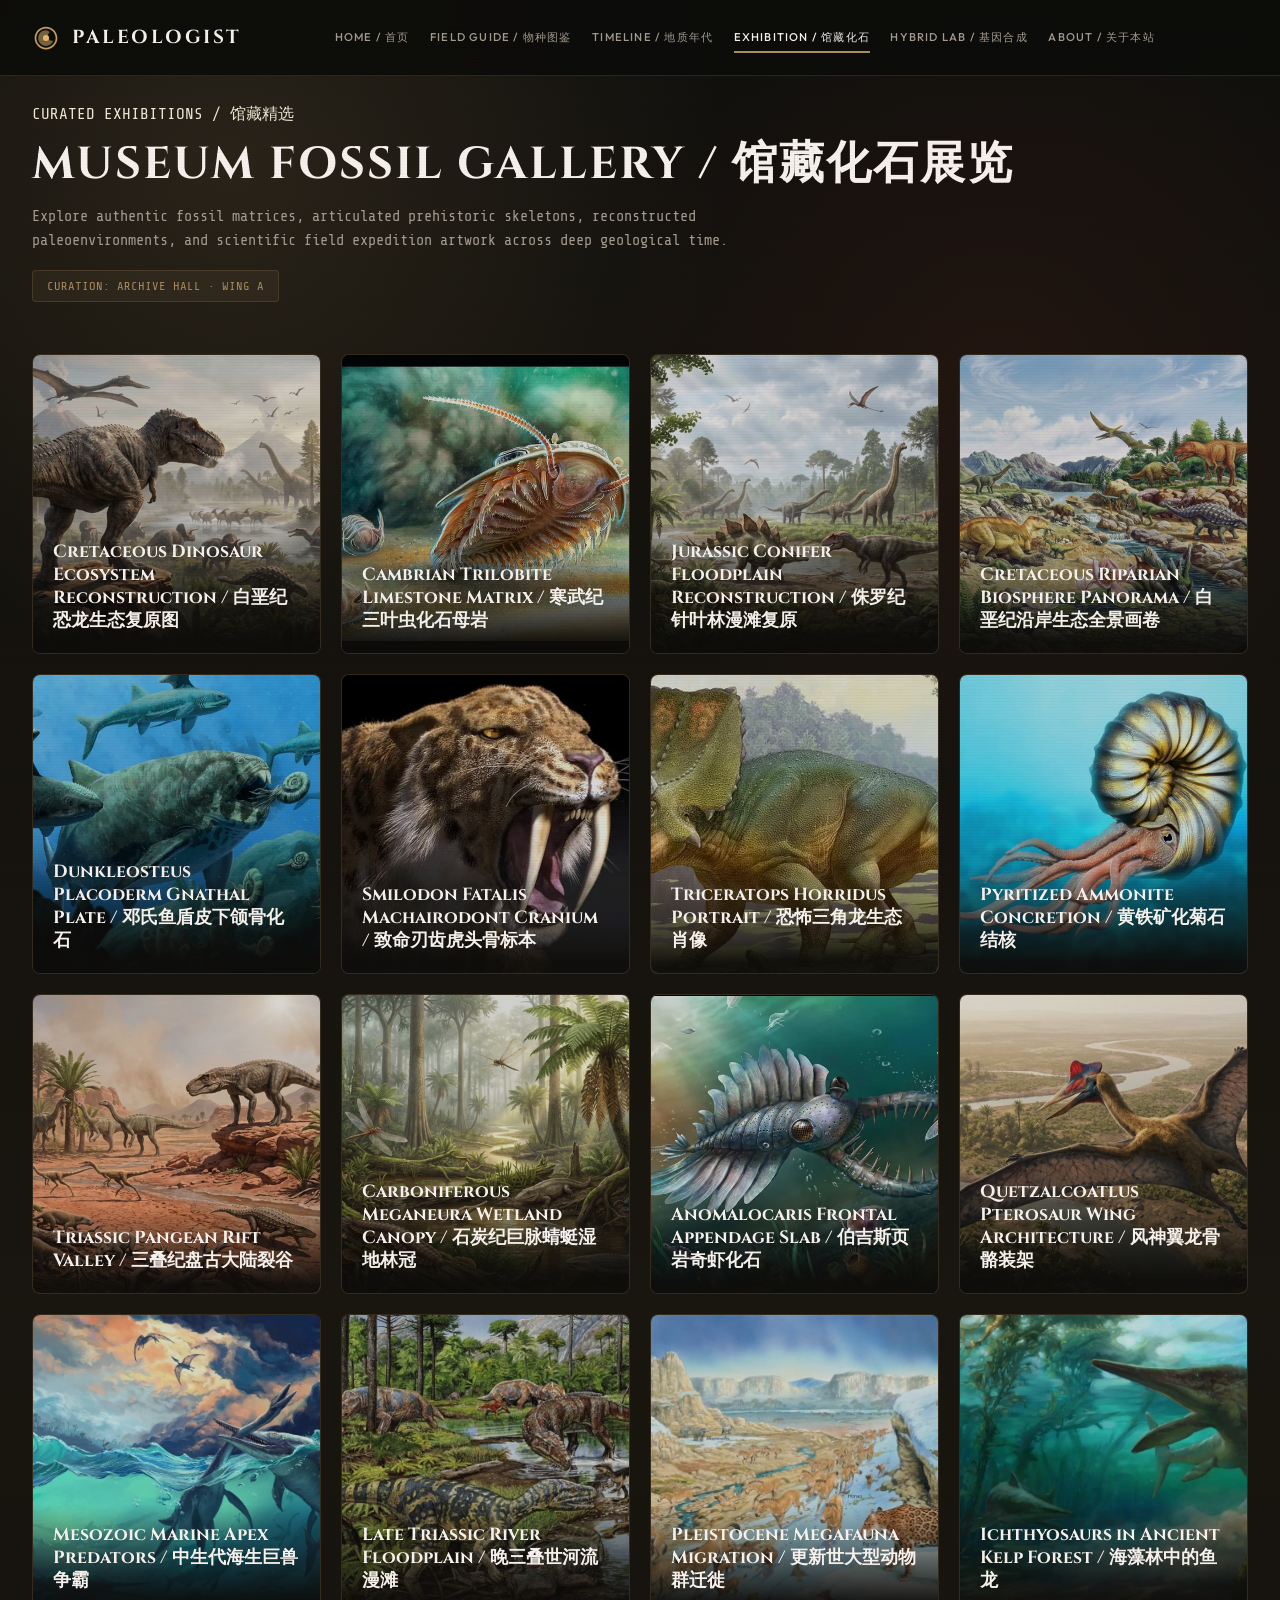
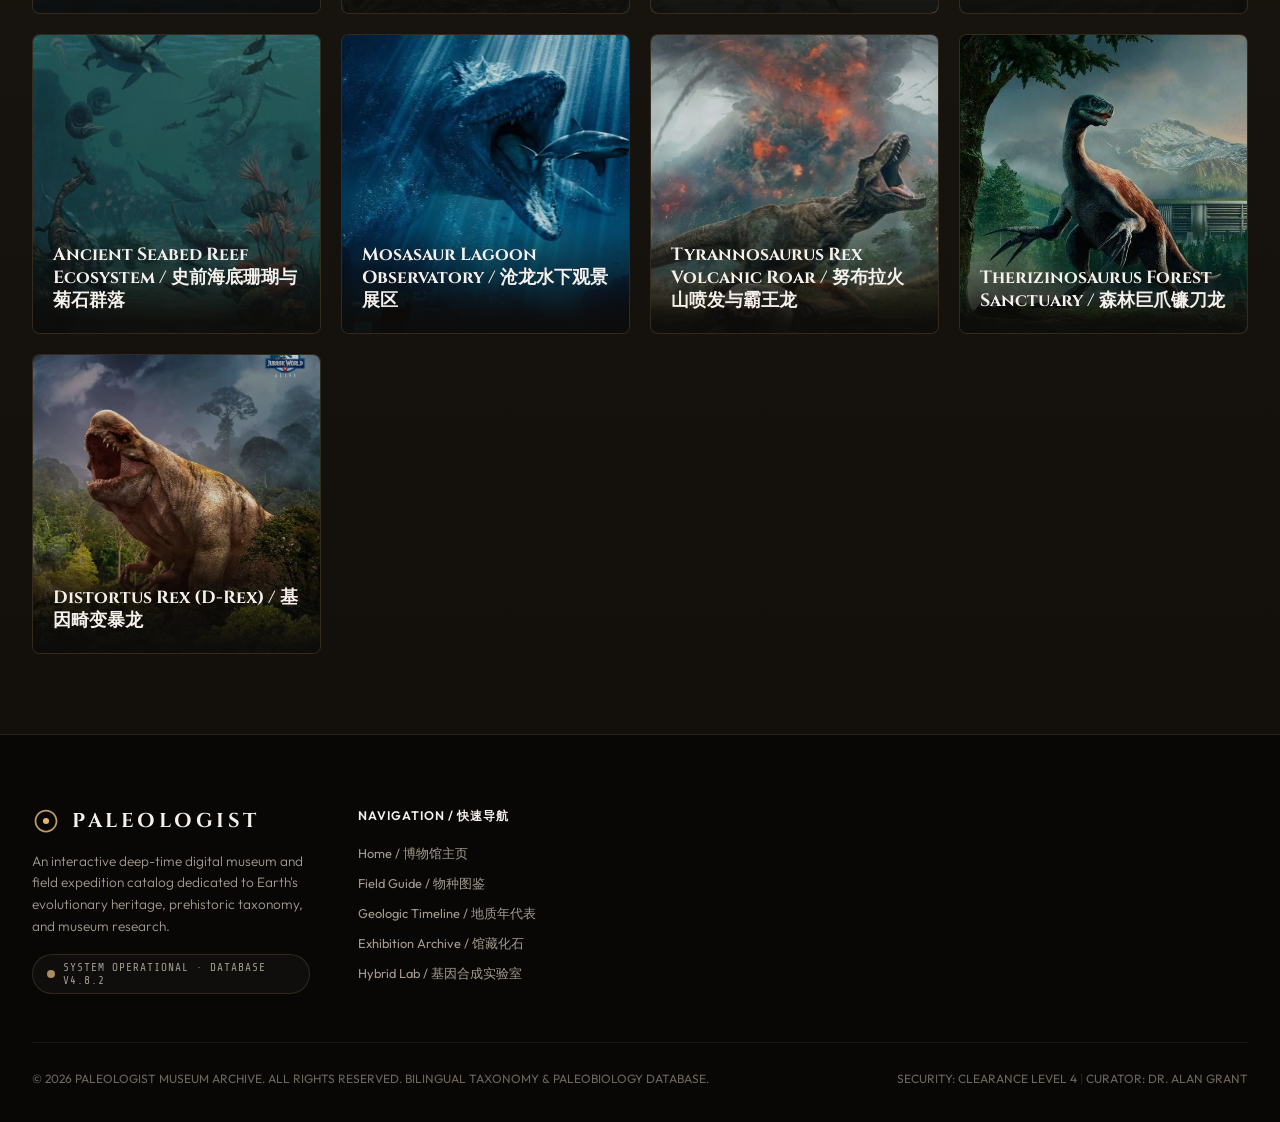
<file: gallery.html>
<!DOCTYPE html>
<html lang="en" data-page="gallery">
<head>
    <meta charset="UTF-8">
    <meta name="viewport" content="width=device-width, initial-scale=1.0, viewport-fit=cover">
    <meta name="description" content="PALEOLOGIST | Museum Exhibition & Fossil Gallery - Explore authentic fossil matrices, articulated prehistoric skeletons, reconstructed paleoenvironments, and scientific field artwork.">
    <meta property="og:title" content="PALEOLOGIST | Museum Exhibition & Fossil Gallery">
    <meta property="og:description" content="Explore fossils, skeletons, and prehistoric worlds across deep geological time in the PALEOLOGIST museum archive.">
    <meta property="og:type" content="website">
    <meta property="og:image" content="assets/images/timeline/baieji.jpg">
    <title>PALEOLOGIST | Museum Exhibition & Fossil Gallery / 馆藏化石与古生物展</title>
    <link rel="preconnect" href="https://fonts.googleapis.com">
    <link rel="preconnect" href="https://fonts.gstatic.com" crossorigin>
    <link href="https://fonts.googleapis.com/css2?family=Cinzel:wght@400;600;700;900&family=Outfit:wght@300;400;500;600;700&family=Share+Tech+Mono&family=Orbitron:wght@400;700;900&display=swap" rel="stylesheet">
    <script src="assets/js/species-data.js" defer></script>
    <script src="assets/js/site.js" defer></script>
    <link rel="stylesheet" href="assets/css/site.css">
</head>
<body class="pl-shell">

    <!-- GLOBAL HEADER -->
    <header class="pl-header">
        <div class="pl-header-inner">
            <a href="index.html" class="pl-logo">
              <svg class="pl-logo-icon" width="28" height="28" viewBox="0 0 32 32" fill="none" xmlns="http://www.w3.org/2000/svg">
                <path d="M16 3C8.82 3 3 8.82 3 16s5.82 13 13 13 13-5.82 13-13S23.18 3 16 3zm0 24c-6.08 0-11-4.92-11-11s4.92-11 11-11 11 4.92 11 11-4.92 11-11 11z" fill="#c29b62"/>
                <path d="M16 7c-4.97 0-9 4.03-9 9s4.03 9 9 9c3.86 0 7.12-2.44 8.36-5.89-.35.08-.71.13-1.09.13-2.9 0-5.27-2.36-5.27-5.24 0-1.74.85-3.28 2.16-4.23C19.78 8.1 17.98 7 16 7z" fill="#c29b62" opacity="0.6"/>
                <circle cx="16" cy="16" r="3.5" fill="#e5b869"/>
              </svg>
              <span class="pl-logo-text">PALEOLOGIST</span>
            </a>

            <nav class="pl-nav" id="plNav" aria-label="Primary Navigation">
                <a href="index.html" class="pl-nav-link">HOME / 首页</a>
                <a href="field-guide.html" class="pl-nav-link">FIELD GUIDE / 物种图鉴</a>
                <a href="timescale.html" class="pl-nav-link">TIMELINE / 地质年代</a>
                <a href="gallery.html" class="pl-nav-link active">EXHIBITION / 馆藏化石</a>
                <a href="form.html" class="pl-nav-link">HYBRID LAB / 基因合成</a>
                <a href="about.html" class="pl-nav-link">ABOUT / 关于本站</a>
            </nav>

            <div class="pl-header-actions">
                <button class="pl-menu-toggle" id="plMenuToggle" aria-label="Toggle navigation" aria-controls="plNav" aria-expanded="false">
                  <svg width="22" height="22" viewBox="0 0 24 24" fill="none" stroke="currentColor" stroke-width="2">
                    <path d="M3 12h18M3 6h18M3 18h18"/>
                  </svg>
                </button>
            </div>
        </div>
    </header>

    <!-- MAIN GALLERY CONTAINER -->
    <main class="pl-container page-wrap" style="padding-top: 100px; padding-bottom: 80px;">

        <!-- GALLERY HERO & HEADER -->
        <div class="pl-field-guide-header" style="margin-bottom: 28px;">
            <div style="display: flex; justify-content: space-between; align-items: flex-end; flex-wrap: wrap; gap: 16px;">
                <div>
                    <span class="pl-section-tag">CURATED EXHIBITIONS / 馆藏精选</span>
                    <h1 class="pl-section-title" style="font-size: clamp(2rem, 3.8vw, 2.8rem); margin-top: 8px; margin-bottom: 10px;">MUSEUM FOSSIL GALLERY / 馆藏化石展览</h1>
                    <p style="color:var(--pl-text-muted); font-size:0.95rem; max-width:760px; margin:0; line-height:1.6;">
                        Explore authentic fossil matrices, articulated prehistoric skeletons, reconstructed paleoenvironments, and scientific field expedition artwork across deep geological time.
                    </p>
                </div>
                <div style="display: flex; align-items: center; gap: 12px; font-family: var(--font-mono); font-size: 0.76rem; color: var(--pl-gold); background: rgba(194, 155, 98, 0.08); border: 1px solid var(--pl-border); padding: 8px 14px; border-radius: var(--pl-radius-sm);">
                    <span>CURATION: ARCHIVE HALL · WING A</span>
                </div>
            </div>
        </div>

        <!-- EXHIBIT SHOWCASE GRID -->
        <div style="display: grid; grid-template-columns: repeat(auto-fill, minmax(min(100%, 280px), 1fr)); gap: 20px; margin-top: 24px;">

            <!-- Exhibit 1: Cretaceous Dinosaur Ecosystem Reconstruction -->
            <div class="pl-showcase-item" data-cat="artwork" style="border-radius: var(--pl-radius-md); overflow:hidden; border: 1px solid var(--pl-border); background: var(--pl-surface); position: relative; height: 300px; transition: transform 0.3s ease, border-color 0.3s ease, box-shadow 0.3s ease;">
                <img src="assets/images/timeline/thumbs/baieji.webp" alt="Cretaceous dinosaur ecosystem reconstruction" loading="lazy" decoding="async" style="width:100%; height:100%; object-fit:cover; filter:brightness(0.85); transition: transform 0.4s ease;">
                <div style="position: absolute; bottom: 0; inset-inline:0; padding: 20px; background: linear-gradient(180deg, transparent 0%, rgba(13,12,10,0.95) 90%);">
                    <h3 style="font-family:var(--font-display); font-size:1.1rem; color:var(--pl-text); font-weight:700; margin:0; line-height:1.3;">Cretaceous Dinosaur Ecosystem Reconstruction / 白垩纪恐龙生态复原图</h3>
                </div>
            </div>

            <!-- Exhibit 2: Cambrian Trilobite Matrix -->
            <div class="pl-showcase-item" data-cat="fossils" style="border-radius: var(--pl-radius-md); overflow:hidden; border: 1px solid var(--pl-border); background: var(--pl-surface); position: relative; height: 300px; transition: transform 0.3s ease, border-color 0.3s ease, box-shadow 0.3s ease;">
                <img src="assets/images/thumbs/trilobite.webp" alt="Cambrian Trilobite Limestone Matrix" loading="lazy" decoding="async" style="width:100%; height:100%; object-fit:cover; filter:brightness(0.85); transition: transform 0.4s ease;">
                <div style="position: absolute; bottom: 0; inset-inline:0; padding: 20px; background: linear-gradient(180deg, transparent 0%, rgba(13,12,10,0.95) 90%);">
                    <h3 style="font-family:var(--font-display); font-size:1.1rem; color:var(--pl-text); font-weight:700; margin:0; line-height:1.3;">Cambrian Trilobite Limestone Matrix / 寒武纪三叶虫化石母岩</h3>
                </div>
            </div>

            <!-- Exhibit 3: Jurassic Conifer Floodplain -->
            <div class="pl-showcase-item" data-cat="habitats" style="border-radius: var(--pl-radius-md); overflow:hidden; border: 1px solid var(--pl-border); background: var(--pl-surface); position: relative; height: 300px; transition: transform 0.3s ease, border-color 0.3s ease, box-shadow 0.3s ease;">
                <img src="assets/images/timeline/thumbs/zhuluoji.webp" alt="Jurassic Conifer Floodplain Reconstruction" loading="lazy" decoding="async" style="width:100%; height:100%; object-fit:cover; filter:brightness(0.85); transition: transform 0.4s ease;">
                <div style="position: absolute; bottom: 0; inset-inline:0; padding: 20px; background: linear-gradient(180deg, transparent 0%, rgba(13,12,10,0.95) 90%);">
                    <h3 style="font-family:var(--font-display); font-size:1.1rem; color:var(--pl-text); font-weight:700; margin:0; line-height:1.3;">Jurassic Conifer Floodplain Reconstruction / 侏罗纪针叶林漫滩复原</h3>
                </div>
            </div>

            <!-- Exhibit 4: Cretaceous Biosphere Panorama Artwork -->
            <div class="pl-showcase-item" data-cat="artwork" style="border-radius: var(--pl-radius-md); overflow:hidden; border: 1px solid var(--pl-border); background: var(--pl-surface); position: relative; height: 300px; transition: transform 0.3s ease, border-color 0.3s ease, box-shadow 0.3s ease;">
                <img src="assets/images/originals/hero-banner.jpg" alt="Cretaceous Riparian Biosphere Panorama" loading="lazy" decoding="async" style="width:100%; height:100%; object-fit:cover; filter:brightness(0.85); transition: transform 0.4s ease;">
                <div style="position: absolute; bottom: 0; inset-inline:0; padding: 20px; background: linear-gradient(180deg, transparent 0%, rgba(13,12,10,0.95) 90%);">
                    <h3 style="font-family:var(--font-display); font-size:1.1rem; color:var(--pl-text); font-weight:700; margin:0; line-height:1.3;">Cretaceous Riparian Biosphere Panorama / 白垩纪沿岸生态全景画卷</h3>
                </div>
            </div>

            <!-- Exhibit 5: Dunkleosteus Armor Plate -->
            <div class="pl-showcase-item" data-cat="fossils" style="border-radius: var(--pl-radius-md); overflow:hidden; border: 1px solid var(--pl-border); background: var(--pl-surface); position: relative; height: 300px; transition: transform 0.3s ease, border-color 0.3s ease, box-shadow 0.3s ease;">
                <img src="assets/images/thumbs/dunk.webp" alt="Dunkleosteus Placoderm Gnathal Plate" loading="lazy" decoding="async" style="width:100%; height:100%; object-fit:cover; filter:brightness(0.85); transition: transform 0.4s ease;">
                <div style="position: absolute; bottom: 0; inset-inline:0; padding: 20px; background: linear-gradient(180deg, transparent 0%, rgba(13,12,10,0.95) 90%);">
                    <h3 style="font-family:var(--font-display); font-size:1.1rem; color:var(--pl-text); font-weight:700; margin:0; line-height:1.3;">Dunkleosteus Placoderm Gnathal Plate / 邓氏鱼盾皮下颌骨化石</h3>
                </div>
            </div>

            <!-- Exhibit 6: Smilodon Fatalis Cranium -->
            <div class="pl-showcase-item" data-cat="skeletons" style="border-radius: var(--pl-radius-md); overflow:hidden; border: 1px solid var(--pl-border); background: var(--pl-surface); position: relative; height: 300px; transition: transform 0.3s ease, border-color 0.3s ease, box-shadow 0.3s ease;">
                <img src="assets/images/thumbs/smilodon.webp" alt="Smilodon Fatalis Machairodont Cranium" loading="lazy" decoding="async" style="width:100%; height:100%; object-fit:cover; filter:brightness(0.85); transition: transform 0.4s ease;">
                <div style="position: absolute; bottom: 0; inset-inline:0; padding: 20px; background: linear-gradient(180deg, transparent 0%, rgba(13,12,10,0.95) 90%);">
                    <h3 style="font-family:var(--font-display); font-size:1.1rem; color:var(--pl-text); font-weight:700; margin:0; line-height:1.3;">Smilodon Fatalis Machairodont Cranium / 致命刃齿虎头骨标本</h3>
                </div>
            </div>

            <!-- Exhibit 7: Triceratops Horridus Portrait -->
            <div class="pl-showcase-item" data-cat="artwork" style="border-radius: var(--pl-radius-md); overflow:hidden; border: 1px solid var(--pl-border); background: var(--pl-surface); position: relative; height: 300px; transition: transform 0.3s ease, border-color 0.3s ease, box-shadow 0.3s ease;">
                <img src="assets/images/thumbs/triceratop.webp" alt="Triceratops in Fern Prairies" loading="lazy" decoding="async" style="width:100%; height:100%; object-fit:cover; filter:brightness(0.85); transition: transform 0.4s ease;">
                <div style="position: absolute; bottom: 0; inset-inline:0; padding: 20px; background: linear-gradient(180deg, transparent 0%, rgba(13,12,10,0.95) 90%);">
                    <h3 style="font-family:var(--font-display); font-size:1.1rem; color:var(--pl-text); font-weight:700; margin:0; line-height:1.3;">Triceratops Horridus Portrait / 恐怖三角龙生态肖像</h3>
                </div>
            </div>

            <!-- Exhibit 8: Pyritized Ammonite Concretion -->
            <div class="pl-showcase-item" data-cat="fossils" style="border-radius: var(--pl-radius-md); overflow:hidden; border: 1px solid var(--pl-border); background: var(--pl-surface); position: relative; height: 300px; transition: transform 0.3s ease, border-color 0.3s ease, box-shadow 0.3s ease;">
                <img src="assets/images/thumbs/ammonite.webp" alt="Sutured Ammonite Shell" loading="lazy" decoding="async" style="width:100%; height:100%; object-fit:cover; filter:brightness(0.85); transition: transform 0.4s ease;">
                <div style="position: absolute; bottom: 0; inset-inline:0; padding: 20px; background: linear-gradient(180deg, transparent 0%, rgba(13,12,10,0.95) 90%);">
                    <h3 style="font-family:var(--font-display); font-size:1.1rem; color:var(--pl-text); font-weight:700; margin:0; line-height:1.3;">Pyritized Ammonite Concretion / 黄铁矿化菊石结核</h3>
                </div>
            </div>

            <!-- Exhibit 9: Triassic Pangean Rift Valley -->
            <div class="pl-showcase-item" data-cat="habitats" style="border-radius: var(--pl-radius-md); overflow:hidden; border: 1px solid var(--pl-border); background: var(--pl-surface); position: relative; height: 300px; transition: transform 0.3s ease, border-color 0.3s ease, box-shadow 0.3s ease;">
                <img src="assets/images/timeline/thumbs/sandieji.webp" alt="Triassic Red Canyon" loading="lazy" decoding="async" style="width:100%; height:100%; object-fit:cover; filter:brightness(0.85); transition: transform 0.4s ease;">
                <div style="position: absolute; bottom: 0; inset-inline:0; padding: 20px; background: linear-gradient(180deg, transparent 0%, rgba(13,12,10,0.95) 90%);">
                    <h3 style="font-family:var(--font-display); font-size:1.1rem; color:var(--pl-text); font-weight:700; margin:0; line-height:1.3;">Triassic Pangean Rift Valley / 三叠纪盘古大陆裂谷</h3>
                </div>
            </div>

            <!-- Exhibit 10: Carboniferous Wetland Canopy -->
            <div class="pl-showcase-item" data-cat="habitats" style="border-radius: var(--pl-radius-md); overflow:hidden; border: 1px solid var(--pl-border); background: var(--pl-surface); position: relative; height: 300px; transition: transform 0.3s ease, border-color 0.3s ease, box-shadow 0.3s ease;">
                <img src="assets/images/timeline/thumbs/shitanji.webp" alt="Carboniferous Rainforest" loading="lazy" decoding="async" style="width:100%; height:100%; object-fit:cover; filter:brightness(0.85); transition: transform 0.4s ease;">
                <div style="position: absolute; bottom: 0; inset-inline:0; padding: 20px; background: linear-gradient(180deg, transparent 0%, rgba(13,12,10,0.95) 90%);">
                    <h3 style="font-family:var(--font-display); font-size:1.1rem; color:var(--pl-text); font-weight:700; margin:0; line-height:1.3;">Carboniferous Meganeura Wetland Canopy / 石炭纪巨脉蜻蜓湿地林冠</h3>
                </div>
            </div>

            <!-- Exhibit 11: Anomalocaris Burgess Shale Slab -->
            <div class="pl-showcase-item" data-cat="fossils" style="border-radius: var(--pl-radius-md); overflow:hidden; border: 1px solid var(--pl-border); background: var(--pl-surface); position: relative; height: 300px; transition: transform 0.3s ease, border-color 0.3s ease, box-shadow 0.3s ease;">
                <img src="assets/images/thumbs/anomalocaris.webp" alt="Anomalocaris Burgess Shale Slab" loading="lazy" decoding="async" style="width:100%; height:100%; object-fit:cover; filter:brightness(0.85); transition: transform 0.4s ease;">
                <div style="position: absolute; bottom: 0; inset-inline:0; padding: 20px; background: linear-gradient(180deg, transparent 0%, rgba(13,12,10,0.95) 90%);">
                    <h3 style="font-family:var(--font-display); font-size:1.1rem; color:var(--pl-text); font-weight:700; margin:0; line-height:1.3;">Anomalocaris Frontal Appendage Slab / 伯吉斯页岩奇虾化石</h3>
                </div>
            </div>

            <!-- Exhibit 12: Quetzalcoatlus Wing Architecture -->
            <div class="pl-showcase-item" data-cat="skeletons" style="border-radius: var(--pl-radius-md); overflow:hidden; border: 1px solid var(--pl-border); background: var(--pl-surface); position: relative; height: 300px; transition: transform 0.3s ease, border-color 0.3s ease, box-shadow 0.3s ease;">
                <img src="assets/images/originals/Quetzalcoatlus.jpg" alt="Quetzalcoatlus Northropi Skeleton" loading="lazy" decoding="async" style="width:100%; height:100%; object-fit:cover; filter:brightness(0.85); transition: transform 0.4s ease;">
                <div style="position: absolute; bottom: 0; inset-inline:0; padding: 20px; background: linear-gradient(180deg, transparent 0%, rgba(13,12,10,0.95) 90%);">
                    <h3 style="font-family:var(--font-display); font-size:1.1rem; color:var(--pl-text); font-weight:700; margin:0; line-height:1.3;">Quetzalcoatlus Pterosaur Wing Architecture / 风神翼龙骨骼装架</h3>
                </div>
            </div>

            <!-- Exhibit 13: Mesozoic Marine Apex Predators -->
            <div class="pl-showcase-item" data-cat="artwork" style="border-radius: var(--pl-radius-md); overflow:hidden; border: 1px solid var(--pl-border); background: var(--pl-surface); position: relative; height: 300px; transition: transform 0.3s ease, border-color 0.3s ease, box-shadow 0.3s ease;">
                <img src="assets/images/gallery/marine-predators-hunt.webp" alt="Mesozoic Marine Apex Predators Hunting Scene" loading="lazy" decoding="async" style="width:100%; height:100%; object-fit:cover; filter:brightness(0.85); transition: transform 0.4s ease;">
                <div style="position: absolute; bottom: 0; inset-inline:0; padding: 20px; background: linear-gradient(180deg, transparent 0%, rgba(13,12,10,0.95) 90%);">
                    <h3 style="font-family:var(--font-display); font-size:1.1rem; color:var(--pl-text); font-weight:700; margin:0; line-height:1.3;">Mesozoic Marine Apex Predators / 中生代海生巨兽争霸</h3>
                </div>
            </div>

            <!-- Exhibit 14: Late Triassic River Floodplain -->
            <div class="pl-showcase-item" data-cat="habitats" style="border-radius: var(--pl-radius-md); overflow:hidden; border: 1px solid var(--pl-border); background: var(--pl-surface); position: relative; height: 300px; transition: transform 0.3s ease, border-color 0.3s ease, box-shadow 0.3s ease;">
                <img src="assets/images/gallery/triassic-floodplain.webp" alt="Late Triassic Floodplain Forest Habitat" loading="lazy" decoding="async" style="width:100%; height:100%; object-fit:cover; filter:brightness(0.85); transition: transform 0.4s ease;">
                <div style="position: absolute; bottom: 0; inset-inline:0; padding: 20px; background: linear-gradient(180deg, transparent 0%, rgba(13,12,10,0.95) 90%);">
                    <h3 style="font-family:var(--font-display); font-size:1.1rem; color:var(--pl-text); font-weight:700; margin:0; line-height:1.3;">Late Triassic River Floodplain / 晚三叠世河流漫滩</h3>
                </div>
            </div>

            <!-- Exhibit 15: Pleistocene Megafauna Migration -->
            <div class="pl-showcase-item" data-cat="habitats" style="border-radius: var(--pl-radius-md); overflow:hidden; border: 1px solid var(--pl-border); background: var(--pl-surface); position: relative; height: 300px; transition: transform 0.3s ease, border-color 0.3s ease, box-shadow 0.3s ease;">
                <img src="assets/images/gallery/pleistocene-megafauna.webp" alt="Pleistocene Megafauna Migration across Ice Age Grassland" loading="lazy" decoding="async" style="width:100%; height:100%; object-fit:cover; filter:brightness(0.85); transition: transform 0.4s ease;">
                <div style="position: absolute; bottom: 0; inset-inline:0; padding: 20px; background: linear-gradient(180deg, transparent 0%, rgba(13,12,10,0.95) 90%);">
                    <h3 style="font-family:var(--font-display); font-size:1.1rem; color:var(--pl-text); font-weight:700; margin:0; line-height:1.3;">Pleistocene Megafauna Migration / 更新世大型动物群迁徙</h3>
                </div>
            </div>

            <!-- Exhibit 16: Ichthyosaurs in Ancient Kelp Forest -->
            <div class="pl-showcase-item" data-cat="artwork" style="border-radius: var(--pl-radius-md); overflow:hidden; border: 1px solid var(--pl-border); background: var(--pl-surface); position: relative; height: 300px; transition: transform 0.3s ease, border-color 0.3s ease, box-shadow 0.3s ease;">
                <img src="assets/images/gallery/ichthyosaur-kelp-forest.webp" alt="Ichthyosaurs Swimming in Ancient Kelp Forest" loading="lazy" decoding="async" style="width:100%; height:100%; object-fit:cover; filter:brightness(0.85); transition: transform 0.4s ease;">
                <div style="position: absolute; bottom: 0; inset-inline:0; padding: 20px; background: linear-gradient(180deg, transparent 0%, rgba(13,12,10,0.95) 90%);">
                    <h3 style="font-family:var(--font-display); font-size:1.1rem; color:var(--pl-text); font-weight:700; margin:0; line-height:1.3;">Ichthyosaurs in Ancient Kelp Forest / 海藻林中的鱼龙</h3>
                </div>
            </div>

            <!-- Exhibit 17: Ancient Seabed Reef Ecosystem -->
            <div class="pl-showcase-item" data-cat="fossils" style="border-radius: var(--pl-radius-md); overflow:hidden; border: 1px solid var(--pl-border); background: var(--pl-surface); position: relative; height: 300px; transition: transform 0.3s ease, border-color 0.3s ease, box-shadow 0.3s ease;">
                <img src="assets/images/gallery/ancient-seabed-reef.webp" alt="Ancient Seabed Reef Ecosystem with Ammonites and Corals" loading="lazy" decoding="async" style="width:100%; height:100%; object-fit:cover; filter:brightness(0.85); transition: transform 0.4s ease;">
                <div style="position: absolute; bottom: 0; inset-inline:0; padding: 20px; background: linear-gradient(180deg, transparent 0%, rgba(13,12,10,0.95) 90%);">
                    <h3 style="font-family:var(--font-display); font-size:1.1rem; color:var(--pl-text); font-weight:700; margin:0; line-height:1.3;">Ancient Seabed Reef Ecosystem / 史前海底珊瑚与菊石群落</h3>
                </div>
            </div>

            <!-- Exhibit 18: Mosasaur Lagoon Observatory -->
            <div class="pl-showcase-item" data-cat="habitats" style="border-radius: var(--pl-radius-md); overflow:hidden; border: 1px solid var(--pl-border); background: var(--pl-surface); position: relative; height: 300px; transition: transform 0.3s ease, border-color 0.3s ease, box-shadow 0.3s ease;">
                <img src="assets/images/gallery/mosasaurus-aquarium.webp" alt="Mosasaur Lagoon Underwater Observatory" loading="lazy" decoding="async" style="width:100%; height:100%; object-fit:cover; object-position:center 40%; filter:brightness(0.85); transition: transform 0.4s ease;">
                <div style="position: absolute; bottom: 0; inset-inline:0; padding: 20px; background: linear-gradient(180deg, transparent 0%, rgba(13,12,10,0.95) 90%);">
                    <h3 style="font-family:var(--font-display); font-size:1.1rem; color:var(--pl-text); font-weight:700; margin:0; line-height:1.3;">Mosasaur Lagoon Observatory / 沧龙水下观景展区</h3>
                </div>
            </div>

            <!-- Exhibit 19: Tyrannosaurus Rex Volcanic Roar -->
            <div class="pl-showcase-item" data-cat="habitats" style="border-radius: var(--pl-radius-md); overflow:hidden; border: 1px solid var(--pl-border); background: var(--pl-surface); position: relative; height: 300px; transition: transform 0.3s ease, border-color 0.3s ease, box-shadow 0.3s ease;">
                <img src="assets/images/gallery/trex-volcanic-eruption.webp" alt="Tyrannosaurus Rex Roaring During Volcanic Eruption" loading="lazy" decoding="async" style="width:100%; height:100%; object-fit:cover; object-position:center 65%; filter:brightness(0.85); transition: transform 0.4s ease;">
                <div style="position: absolute; bottom: 0; inset-inline:0; padding: 20px; background: linear-gradient(180deg, transparent 0%, rgba(13,12,10,0.95) 90%);">
                    <h3 style="font-family:var(--font-display); font-size:1.1rem; color:var(--pl-text); font-weight:700; margin:0; line-height:1.3;">Tyrannosaurus Rex Volcanic Roar / 努布拉火山喷发与霸王龙</h3>
                </div>
            </div>

            <!-- Exhibit 20: Therizinosaurus Forest Sanctuary -->
            <div class="pl-showcase-item" data-cat="habitats" style="border-radius: var(--pl-radius-md); overflow:hidden; border: 1px solid var(--pl-border); background: var(--pl-surface); position: relative; height: 300px; transition: transform 0.3s ease, border-color 0.3s ease, box-shadow 0.3s ease;">
                <img src="assets/images/gallery/therizinosaurus-sanctuary.webp" alt="Therizinosaurus in Forest Wetland Sanctuary" loading="lazy" decoding="async" style="width:100%; height:100%; object-fit:cover; object-position:center 40%; filter:brightness(0.85); transition: transform 0.4s ease;">
                <div style="position: absolute; bottom: 0; inset-inline:0; padding: 20px; background: linear-gradient(180deg, transparent 0%, rgba(13,12,10,0.95) 90%);">
                    <h3 style="font-family:var(--font-display); font-size:1.1rem; color:var(--pl-text); font-weight:700; margin:0; line-height:1.3;">Therizinosaurus Forest Sanctuary / 森林巨爪镰刀龙</h3>
                </div>
            </div>

            <!-- Exhibit 21: Distortus Rex (D-Rex) -->
            <div class="pl-showcase-item" data-cat="habitats" style="border-radius: var(--pl-radius-md); overflow:hidden; border: 1px solid var(--pl-border); background: var(--pl-surface); position: relative; height: 300px; transition: transform 0.3s ease, border-color 0.3s ease, box-shadow 0.3s ease;">
                <img src="assets/images/gallery/distortus-rex-rebirth.webp" alt="Distortus Rex (D-Rex) - Jurassic World Rebirth Hybrid Dinosaur" loading="lazy" decoding="async" style="width:100%; height:100%; object-fit:cover; object-position:center 30%; filter:brightness(0.85); transition: transform 0.4s ease;">
                <div style="position: absolute; bottom: 0; inset-inline:0; padding: 20px; background: linear-gradient(180deg, transparent 0%, rgba(13,12,10,0.95) 90%);">
                    <h3 style="font-family:var(--font-display); font-size:1.1rem; color:var(--pl-text); font-weight:700; margin:0; line-height:1.3;">Distortus Rex (D-Rex) / 基因畸变暴龙</h3>
                </div>
            </div>

        </div>
    </main>

    <!-- GLOBAL FOOTER -->
    <footer class="pl-footer">
        <div class="pl-footer-inner">
            <div class="pl-footer-grid">
                <div class="pl-footer-brand-col">
                    <div class="pl-footer-brand">
                        <svg class="pl-footer-logo-icon" viewBox="0 0 32 32" fill="none" xmlns="http://www.w3.org/2000/svg">
                            <path d="M16 3C8.82 3 3 8.82 3 16s5.82 13 13 13 13-5.82 13-13S23.18 3 16 3zm0 24c-6.08 0-11-4.92-11-11s4.92-11 11-11 11 4.92 11 11-4.92 11-11 11z" fill="#c29b62"/>
                            <circle cx="16" cy="16" r="3.5" fill="#e5b869"/>
                        </svg>
                        <span class="pl-footer-brand-text">PALEOLOGIST</span>
                    </div>
                    <p class="pl-footer-desc">
                        An interactive deep-time digital museum and field expedition catalog dedicated to Earth's evolutionary heritage, prehistoric taxonomy, and museum research.
                    </p>
                    <div class="pl-footer-status-pill">
                        <span class="pl-pulse-dot" style="background:#aa8c5f;"></span>
                        <span>SYSTEM OPERATIONAL · DATABASE V4.8.2</span>
                    </div>
                </div>

                <div class="pl-footer-links-col">
                    <div class="pl-footer-col-title">NAVIGATION / 快速导航</div>
                    <div class="pl-footer-links">
                        <a href="index.html" class="pl-footer-link">Home / 博物馆主页</a>
                        <a href="field-guide.html" class="pl-footer-link">Field Guide / 物种图鉴</a>
                        <a href="timescale.html" class="pl-footer-link">Geologic Timeline / 地质年代表</a>
                        <a href="gallery.html" class="pl-footer-link">Exhibition Archive / 馆藏化石</a>
                        <a href="form.html" class="pl-footer-link">Hybrid Lab / 基因合成实验室</a>
                    </div>
                </div>

            </div>

            <div class="pl-footer-bottom">
                <div class="pl-footer-copy">
                    &copy; 2026 PALEOLOGIST MUSEUM ARCHIVE. ALL RIGHTS RESERVED. BILINGUAL TAXONOMY &amp; PALEOBIOLOGY DATABASE.
                </div>
                <div class="pl-footer-extra">
                    <span>SECURITY: CLEARANCE LEVEL 4</span>
                    <span style="opacity:0.3;">|</span>
                    <span>CURATOR: DR. ALAN GRANT</span>
                </div>
            </div>
        </div>
    </footer>

</body>
</html>
</file>
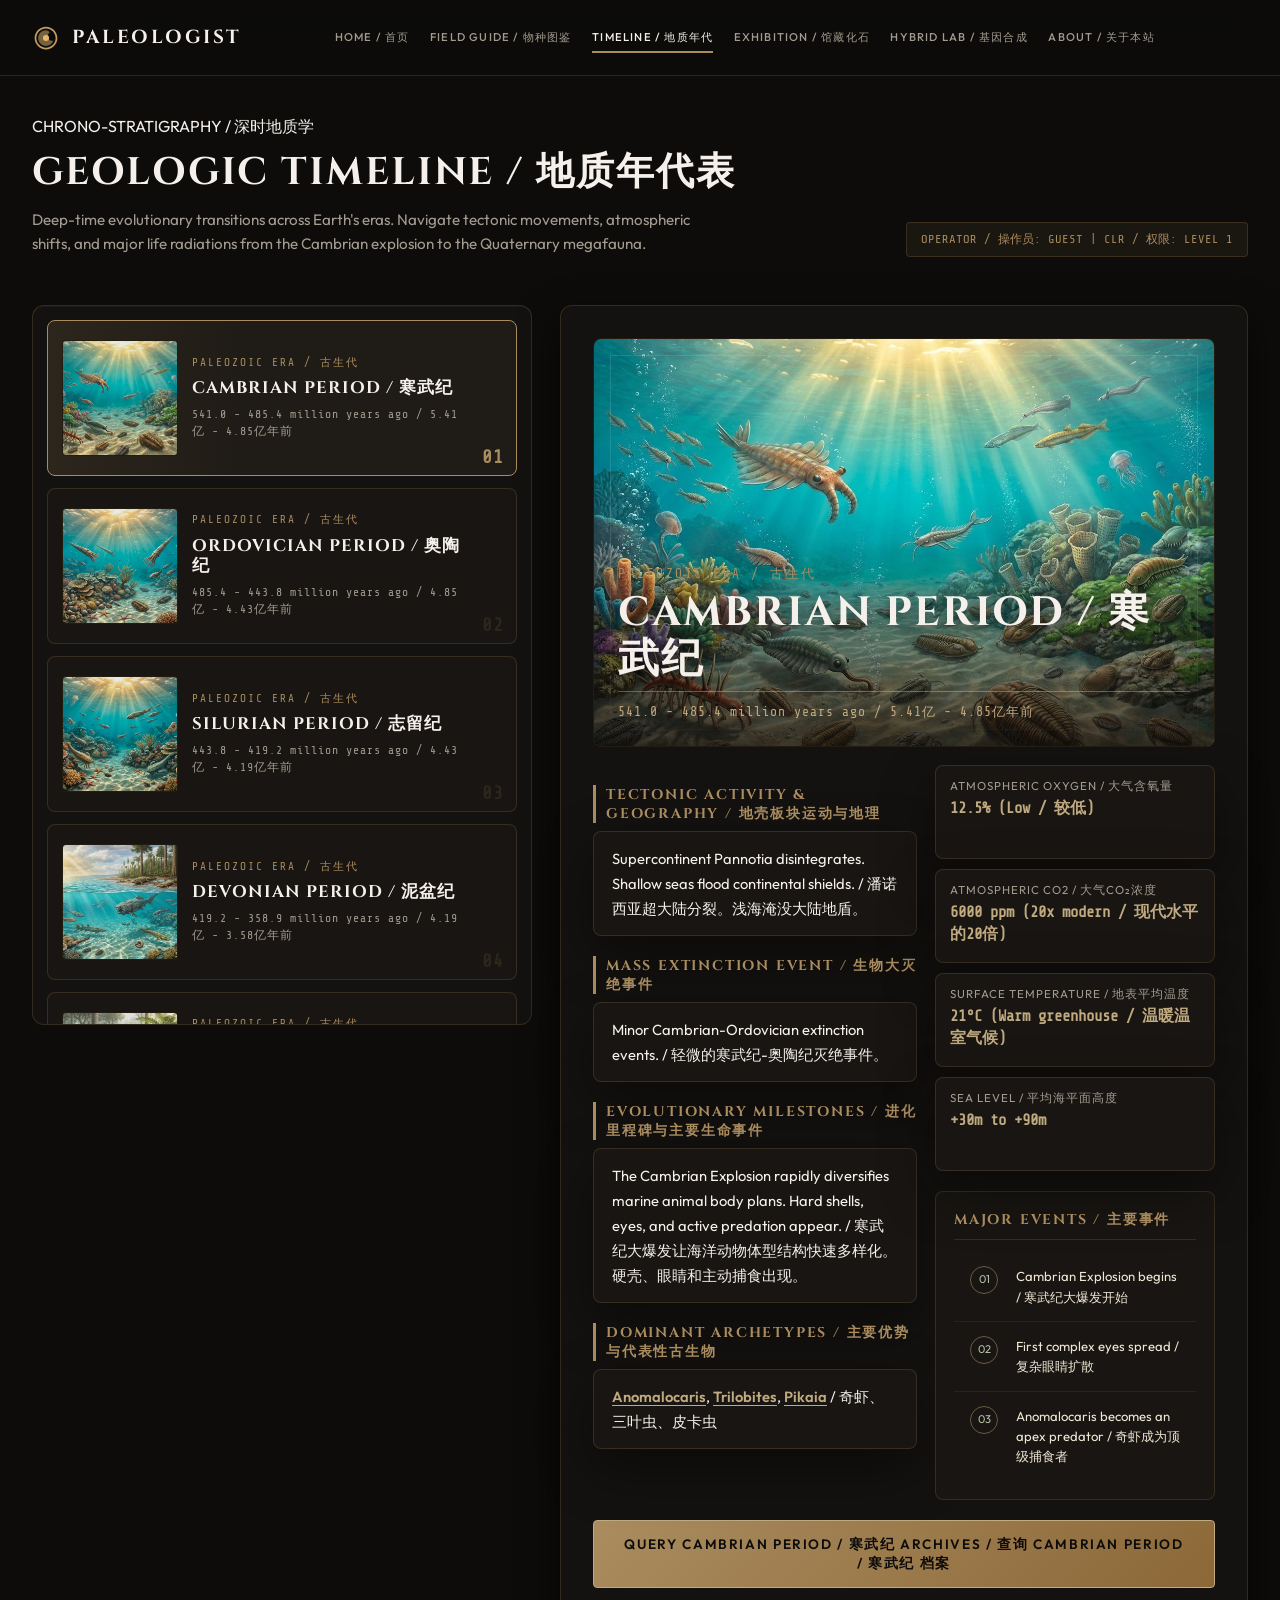
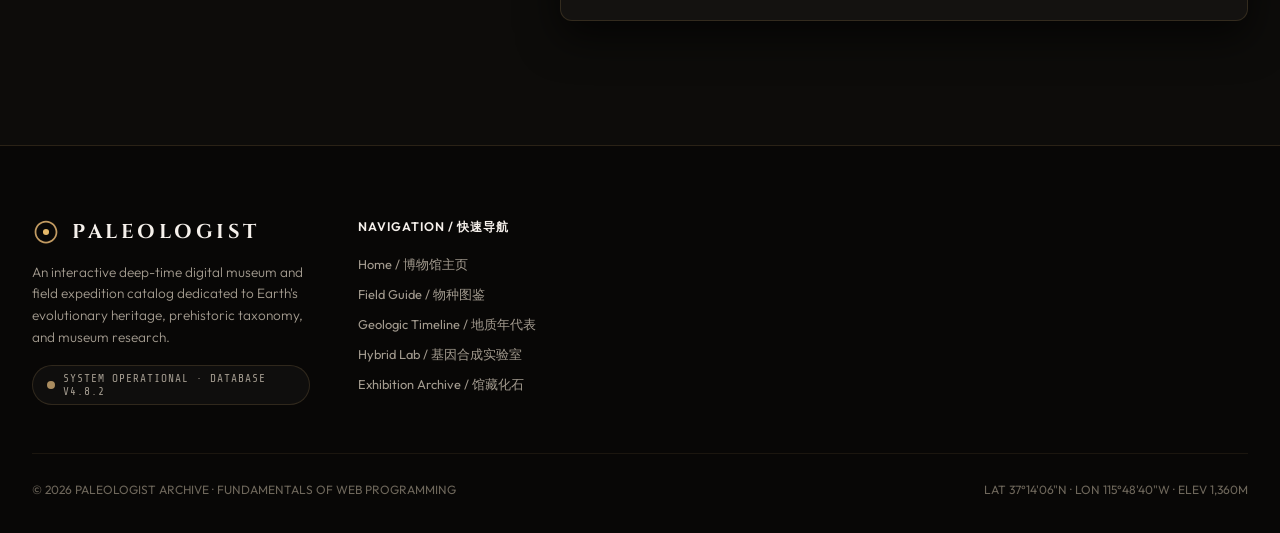
<file: timescale.html>
<!DOCTYPE html>
<html lang="en" data-page="timescale">
<head>
    <meta charset="UTF-8">
    <meta name="viewport" content="width=device-width, initial-scale=1.0, viewport-fit=cover">
    <meta name="description" content="Navigate the PALEOLOGIST deep-time timeline from the earliest life through the Cenozoic.">
    <meta property="og:title" content="PALEOLOGIST | Geologic Timeline">
    <meta property="og:description" content="A bilingual geological timeline connecting major periods, evolutionary transitions, and representative prehistoric life.">
    <meta property="og:type" content="website">
    <meta property="og:image" content="assets/images/originals/trilobite.jpg">
    <title>PALEOLOGIST | Geologic Timeline / 地质年代表</title>
    <link rel="preconnect" href="https://fonts.googleapis.com">
    <link rel="preconnect" href="https://fonts.gstatic.com" crossorigin>
    <link rel="preload" as="image" href="assets/images/timeline/hanwuji.jpg">
    <link href="https://fonts.googleapis.com/css2?family=Cinzel:wght@400;600;700;900&family=Outfit:wght@300;400;500;600;700&family=Share+Tech+Mono&family=Orbitron:wght@400;700;900&display=swap" rel="stylesheet">
    <link rel="stylesheet" href="assets/css/site.css">
    <script src="assets/js/species-data.js" defer></script>
    <script src="assets/js/site.js" defer></script>
</head>
<body class="pl-shell">

<!-- GLOBAL NAVIGATION HEADER -->
<header class="pl-header">
  <div class="pl-header-inner">
    <a href="index.html" class="pl-logo">
      <svg class="pl-logo-icon" width="28" height="28" viewBox="0 0 32 32" fill="none" xmlns="http://www.w3.org/2000/svg">
        <path d="M16 3C8.82 3 3 8.82 3 16s5.82 13 13 13 13-5.82 13-13S23.18 3 16 3zm0 24c-6.08 0-11-4.92-11-11s4.92-11 11-11 11 4.92 11 11-4.92 11-11 11z" fill="#c29b62"/>
        <path d="M16 7c-4.97 0-9 4.03-9 9s4.03 9 9 9c3.86 0 7.12-2.44 8.36-5.89-.35.08-.71.13-1.09.13-2.9 0-5.27-2.36-5.27-5.24 0-1.74.85-3.28 2.16-4.23C19.78 8.1 17.98 7 16 7z" fill="#c29b62" opacity="0.6"/>
        <circle cx="16" cy="16" r="3.5" fill="#e5b869"/>
      </svg>
      <span class="pl-logo-text">PALEOLOGIST</span>
    </a>

    <nav class="pl-nav" id="plNav">
      <a href="index.html" class="pl-nav-link">HOME / 首页</a>
      <a href="field-guide.html" class="pl-nav-link">FIELD GUIDE / 物种图鉴</a>
      <a href="timescale.html" class="pl-nav-link active">TIMELINE / 地质年代</a>
      <a href="gallery.html" class="pl-nav-link">EXHIBITION / 馆藏化石</a>
      <a href="form.html" class="pl-nav-link">HYBRID LAB / 基因合成</a>
      <a href="about.html" class="pl-nav-link">ABOUT / 关于本站</a>
    </nav>

    <div class="pl-header-actions">
      <button class="pl-menu-toggle" id="plMenuToggle" aria-label="Toggle navigation" aria-controls="plNav" aria-expanded="false">
        <svg width="22" height="22" viewBox="0 0 24 24" fill="none" stroke="currentColor" stroke-width="2">
          <path d="M3 12h18M3 6h18M3 18h18"/>
        </svg>
      </button>
    </div>
  </div>
</header>

<!-- MAIN CONTAINER -->
<main class="pl-container" style="padding-top: 100px; padding-bottom: 80px;">
  <!-- PAGE HEADER -->
  <div class="pl-field-guide-header" style="margin-bottom: 24px;">
    <div style="display: flex; justify-content: space-between; align-items: flex-end; flex-wrap: wrap; gap: 16px;">
      <div>
        <span class="pl-section-tag">CHRONO-STRATIGRAPHY / 深时地质学</span>
        <h1 class="pl-section-title" style="margin-top: 8px; margin-bottom: 10px;">GEOLOGIC TIMELINE / 地质年代表</h1>
        <p style="color: var(--pl-text-muted); font-size: 0.95rem; max-width: 680px; margin: 0; line-height: 1.6;">
          Deep-time evolutionary transitions across Earth's eras. Navigate tectonic movements, atmospheric shifts, and major life radiations from the Cambrian explosion to the Quaternary megafauna.
        </p>
      </div>
      <div style="display: flex; align-items: center; gap: 12px; font-family: var(--font-mono); font-size: 0.76rem; color: var(--pl-gold); background: rgba(194, 155, 98, 0.08); border: 1px solid var(--pl-border); padding: 8px 14px; border-radius: var(--pl-radius-sm);">
        <span id="operatorLabel">OPERATOR: GUEST | CLR: LEVEL 4</span>
      </div>
    </div>
  </div>

  <!-- CONTAINER -->
  <div class="timeline-container">
    <!-- LEFT: CHRONOLOGICAL SELECTOR -->
    <div class="timeline-list" id="timelineList">
      <!-- Populated via Javascript -->
    </div>

    <!-- RIGHT: DETAIL DISPLAY PANE -->
    <div class="details-sticky">
      <div class="details-panel" id="detailsPanel">
        <div class="era-visual-frame" id="eraVisualFrame">
          <img src="assets/images/timeline/hanwuji.jpg" alt="Cambrian period artwork" class="era-visual-image" id="detImage" fetchpriority="high" decoding="async">
          <div class="era-image-pending" id="detImagePending">IMAGE PENDING / 图片待补</div>
          <div class="era-visual-copy">
            <div class="details-era" id="detEra">PALEOZOIC ERA</div>
            <div class="details-title" id="detTitle">CAMBRIAN PERIOD / 寒武纪</div>
            <div class="details-span" id="detSpan">541.0 - 485.4 million years ago / 5.41亿 - 4.85亿年前</div>
          </div>
        </div>

        <div class="timeline-detail-grid">
          <div class="timeline-copy-stack">
            <div class="desc-title">Tectonic Activity & Geography / 地壳板块运动与地理</div>
            <div class="desc-text" id="detTectonic">-</div>

            <div class="desc-title" id="detExtinctionTitle" style="color: var(--pl-crimson-light); display: none; font-family: var(--font-display); letter-spacing: 1.5px; text-shadow: none;">Mass Extinction Event / 生物大灭绝事件</div>
            <div class="desc-text" id="detExtinction" style="border: 1px dashed var(--pl-crimson); padding: 12px 14px; background: rgba(148, 88, 78, 0.08); display: none; margin-bottom: 24px; border-radius: var(--pl-radius-sm); color: #c18b84;">-</div>

            <div class="desc-title">Evolutionary Milestones / 进化里程碑与主要生命事件</div>
            <div class="desc-text" id="detBio">-</div>

            <div class="desc-title">Dominant Archetypes / 主要优势与代表性古生物</div>
            <div class="desc-text" id="detArchetypes">-</div>
          </div>

          <div class="timeline-fact-stack">
            <div class="stat-grid">
              <div class="stat-box">
                <div class="stat-lbl">Atmospheric Oxygen / 大气含氧量</div>
                <div class="stat-val" id="detO2">-</div>
              </div>
              <div class="stat-box">
                <div class="stat-lbl">Atmospheric CO2 / 大气CO₂浓度</div>
                <div class="stat-val" id="detCO2">-</div>
              </div>
              <div class="stat-box">
                <div class="stat-lbl">Surface Temperature / 地表平均温度</div>
                <div class="stat-val" id="detTemp">-</div>
              </div>
              <div class="stat-box">
                <div class="stat-lbl">Sea Level / 平均海平面高度</div>
                <div class="stat-val" id="detSeaLevel">-</div>
              </div>
            </div>

            <div class="major-events">
              <div class="major-events-title">Major Events / 主要事件</div>
              <div class="major-events-list" id="detEvents"></div>
            </div>
          </div>
        </div>

        <button class="action-btn" id="queryBtn" onclick="queryArchive()" style="margin-top: 24px; width: 100%;">QUERY ARCHIVES / 查询数据库档案</button>
      </div>
    </div>
  </div>
</main>

<!-- FOOTER -->
<footer class="pl-footer">
  <div class="pl-footer-inner">
    <div class="pl-footer-grid">
      <div class="pl-footer-brand-col">
        <div class="pl-footer-brand">
          <svg class="pl-footer-logo-icon" viewBox="0 0 32 32" fill="none" xmlns="http://www.w3.org/2000/svg">
            <path d="M16 3C8.82 3 3 8.82 3 16s5.82 13 13 13 13-5.82 13-13S23.18 3 16 3zm0 24c-6.08 0-11-4.92-11-11s4.92-11 11-11 11 4.92 11 11-4.92 11-11 11z" fill="#c29b62"/>
            <circle cx="16" cy="16" r="3.5" fill="#e5b869"/>
          </svg>
          <span class="pl-footer-brand-text">PALEOLOGIST</span>
        </div>
        <p class="pl-footer-desc">
          An interactive deep-time digital museum and field expedition catalog dedicated to Earth's evolutionary heritage, prehistoric taxonomy, and museum research.
        </p>
        <div class="pl-footer-status-pill">
          <span class="pl-pulse-dot" style="background:#aa8c5f;"></span>
          <span>SYSTEM OPERATIONAL · DATABASE V4.8.2</span>
        </div>
      </div>

      <div class="pl-footer-links-col">
        <div class="pl-footer-col-title">NAVIGATION / 快速导航</div>
        <div class="pl-footer-links">
          <a href="index.html" class="pl-footer-link">Home / 博物馆主页</a>
          <a href="field-guide.html" class="pl-footer-link">Field Guide / 物种图鉴</a>
          <a href="timescale.html" class="pl-footer-link">Geologic Timeline / 地质年代表</a>
          <a href="form.html" class="pl-footer-link">Hybrid Lab / 基因合成实验室</a>
          <a href="gallery.html" class="pl-footer-link">Exhibition Archive / 馆藏化石</a>
        </div>
      </div>

    </div>

    <div class="pl-footer-bottom">
      <div class="pl-footer-copy">
        © 2026 PALEOLOGIST ARCHIVE · FUNDAMENTALS OF WEB PROGRAMMING
      </div>
      <div class="pl-footer-coords">
        LAT 37°14'06"N · LON 115°48'40"W · ELEV 1,360M
      </div>
    </div>
  </div>
</footer>

</body>
</html>
</file>
<file: assets/css/site.css>
@import url('https://fonts.googleapis.com/css2?family=Cinzel:wght@400;600;700;900&family=Outfit:wght@300;400;500;600;700&family=Share+Tech+Mono&family=Orbitron:wght@400;700;900&display=swap');

:root{
  --cls-carnivore: #93564c;
  --cls-herbivore: #637a63;
  --cls-pterosaur: #9b7c43;
  --cls-amphibian: #567b78;
  --cls-aquatic: #526d81;
  --cls-cenozoic: #746d82;
  --cls-hybrid: #76586b;
}

html, body {
  overflow-x: hidden;
  max-width: 100vw;
}

/* ===== INDEX PAGE ===== */
html[data-page="index"]{
            --bg-deep: #11100d;
            --grid-line: rgba(216, 188, 134, 0.04);
            --ingen-green: #c8a36a;
            --ingen-green-dim: #5a4428;
            --ingen-green-glow: rgba(200, 163, 106, 0.18);
            --ingen-panel: rgba(25, 22, 17, 0.84);
            --ingen-text: #d9c8a0;
            --text-main: #efe7d4;
            --error-red: #a93a2c;
            --error-glow: rgba(169, 58, 44, 0.28);
            --amber: #b9874f;
            --blood: #a13a2d;
            --sage: #71906f;
            --line-soft: rgba(199, 168, 112, 0.18);
        }

        html[data-page="index"] *{ box-sizing: border-box; }
        html[data-page="index"] body{
            margin: 0;
            padding: 0;
            min-height: 100vh;
            color: var(--text-main);
            font-family: 'Share Tech Mono', 'Courier New', monospace;
            overflow-x: hidden;
            background:
                radial-gradient(circle at 72% 12%, rgba(200, 163, 106, 0.13), transparent 24%),
                radial-gradient(circle at 18% 76%, rgba(91, 47, 31, 0.24), transparent 28%),
                linear-gradient(180deg, rgba(17, 16, 13, 0.48), rgba(12, 11, 9, 0.94)),
                #11100d;
        }

        /* CRT scanlines */
        html[data-page="index"] body::after{
            content:''; position:fixed; inset:0; z-index:9999; pointer-events:none;
            background:repeating-linear-gradient(0deg,rgba(0,0,0,0.16) 0,rgba(0,0,0,0.16) 1px,transparent 1px,transparent 3px);
        }
        html[data-page="index"] body::before{
            content:''; position:fixed; inset:0; z-index:9998; pointer-events:none;
            background:
                linear-gradient(var(--grid-line) 1px, transparent 1px),
                linear-gradient(90deg, var(--grid-line) 1px, transparent 1px),
                radial-gradient(ellipse at center, transparent 52%, rgba(0,0,0,0.58) 100%);
            background-size: 42px 42px, 42px 42px, auto;
        }

        html[data-page="index"] .site-shell{
            min-height: 100vh;
            position: relative;
            z-index: 10;
        }
        html[data-page="index"] .site-shell::before{
            content: '';
            position: absolute;
            inset: 0 0 auto 0;
            height: 92vh;
            pointer-events: none;
            background:
                linear-gradient(90deg, rgba(17, 15, 12, 0.96) 0%, rgba(17, 15, 12, 0.66) 38%, rgba(17, 15, 12, 0.3) 64%, rgba(17, 15, 12, 0.9) 100%),
                linear-gradient(180deg, rgba(61, 44, 28, 0.16) 0%, #11100d 100%),
                url("../../assets/images/originals/trex.jpg");
            background-size: cover;
            background-position: center 26%;
            filter: sepia(0.18) saturate(0.88) contrast(1.08) brightness(0.86);
        }
        html[data-page="index"] .site-shell::after{
            content: '';
            position: absolute;
            top: 0;
            right: 28%;
            width: 1px;
            height: 100vh;
            background: linear-gradient(transparent, rgba(200, 163, 106, 0.34), transparent);
            opacity: 0.7;
        }

        html[data-page="index"] .topbar{
            display: flex;
            justify-content: space-between;
            align-items: center;
            gap: 20px;
            width: min(1440px, calc(100vw - 48px));
            margin: 0 auto;
            padding: 24px 0 18px;
            position: relative;
            z-index: 4;
            border-bottom: 1px solid rgba(199, 168, 112, 0.18);
        }
        html[data-page="index"] .brand-mark{
            color: #efe7d4;
            font-family: 'Orbitron', sans-serif;
            font-size: 0.95rem;
            font-weight: 900;
            letter-spacing: 3px;
            text-decoration: none;
            text-transform: uppercase;
        }
        html[data-page="index"] .brand-mark span{ color: var(--ingen-green); }
        html[data-page="index"] .top-links{
            display: flex;
            gap: 10px;
            flex-wrap: wrap;
            justify-content: flex-end;
        }
        html[data-page="index"] .top-links a,
        html[data-page="index"] .ghost-btn,
        html[data-page="index"] .inline-link{
            color: var(--ingen-text);
            border: 1px solid rgba(199, 168, 112, 0.25);
            text-decoration: none;
            padding: 10px 14px;
            font-size: 0.7rem;
            letter-spacing: 2px;
            text-transform: uppercase;
            background: rgba(20, 17, 13, 0.5);
            transition: border-color 0.25s, background 0.25s, color 0.25s, transform 0.25s;
        }
        html[data-page="index"] .top-links a:hover,
        html[data-page="index"] .ghost-btn:hover,
        html[data-page="index"] .inline-link:hover{
            border-color: var(--ingen-green);
            color: #fff6df;
            background: var(--ingen-green-glow);
            transform: translateY(-1px);
        }

        html[data-page="index"] main{
            position: relative;
            z-index: 3;
        }
        html[data-page="index"] .hero-grid{
            width: min(1440px, calc(100vw - 48px));
            min-height: calc(100vh - 86px);
            margin: 0 auto;
            padding: 64px 0 50px;
            display: grid;
            grid-template-columns: minmax(0, 1fr) 420px;
            gap: 44px;
            align-items: center;
            position: relative;
        }
        html[data-page="index"] .hero-copy{
            max-width: 720px;
            padding-top: 22px;
        }
        html[data-page="index"] .eyebrow,
        html[data-page="index"] .section-kicker{
            color: var(--ingen-green);
            font-size: 0.7rem;
            letter-spacing: 3px;
            text-transform: uppercase;
        }
        html[data-page="index"] .hero-title{
            margin: 14px 0 0;
            color: #efe6d0;
            font-family: 'Orbitron', sans-serif;
            font-size: clamp(4.5rem, 10vw, 10.5rem);
            line-height: 0.82;
            letter-spacing: 0;
            text-transform: uppercase;
            text-shadow: 0 0 24px rgba(200, 163, 106, 0.13), 0 12px 50px #000;
        }
        html[data-page="index"] .hero-deck{
            max-width: 560px;
            color: #d3c6aa;
            font-size: 0.98rem;
            line-height: 1.8;
            margin: 24px 0 0;
        }
        html[data-page="index"] .hero-actions{
            display: flex;
            flex-wrap: wrap;
            gap: 12px;
            margin-top: 30px;
        }
        html[data-page="index"] .primary-btn{
            color: #ead9b7;
            background: rgba(20, 17, 13, 0.58);
            border: 1px solid rgba(200, 163, 106, 0.78);
            text-decoration: none;
            padding: 14px 22px;
            font-size: 0.82rem;
            font-weight: bold;
            letter-spacing: 2px;
            text-transform: uppercase;
            box-shadow: inset 0 1px 0 rgba(255, 244, 213, 0.08), 0 0 26px rgba(200, 163, 106, 0.12);
            transition: filter 0.25s, transform 0.25s;
        }
        html[data-page="index"] .hero-actions .primary-btn,
        html[data-page="index"] .hero-actions .ghost-btn{
            flex: 0 1 430px;
            min-height: 72px;
            display: inline-flex;
            align-items: center;
            justify-content: center;
            padding: 0 28px;
            font-size: 0.82rem;
            line-height: 1.2;
            text-align: center;
        }
        html[data-page="index"] .primary-btn:hover,
        html[data-page="index"] .submit-btn:hover{
            filter: brightness(1.08);
            transform: translateY(-1px);
        }
        html[data-page="index"] .hero-feed{
            position: absolute;
            right: 468px;
            bottom: 82px;
            display: grid;
            gap: 10px;
            width: 200px;
            color: rgba(217, 200, 160, 0.84);
            font-size: 0.7rem;
            letter-spacing: 1px;
            text-transform: uppercase;
        }
        html[data-page="index"] .hero-feed span{
            border-left: 1px solid var(--ingen-green);
            padding-left: 12px;
            background: linear-gradient(90deg, rgba(200, 163, 106, 0.08), transparent);
        }

        html[data-page="index"] .archive-strip{
            width: min(1440px, calc(100vw - 48px));
            margin: -22px auto 34px;
            display: grid;
            grid-template-columns: repeat(4, minmax(0, 1fr));
            gap: 10px;
            position: relative;
            z-index: 3;
        }
        html[data-page="index"] .archive-stat{
            min-height: 104px;
            padding: 18px;
            border: 1px solid rgba(199, 168, 112, 0.18);
            background: linear-gradient(135deg, rgba(200, 163, 106, 0.09), rgba(0, 0, 0, 0.24)), rgba(27, 23, 18, 0.86);
        }
        html[data-page="index"] .archive-stat strong{
            display: block;
            color: var(--ingen-green);
            font-family: 'Orbitron', sans-serif;
            font-size: 1.5rem;
            line-height: 1;
            margin-bottom: 12px;
        }
        html[data-page="index"] .archive-stat span{
            color: #b8a985;
            font-size: 0.7rem;
            letter-spacing: 1px;
            text-transform: uppercase;
        }

        html[data-page="index"] .portal-container{
            width: 100%;
            background:
                linear-gradient(135deg, rgba(200, 163, 106, 0.09), transparent 34%),
                rgba(25, 22, 17, 0.9);
            border: 1px solid rgba(200, 163, 106, 0.44);
            box-shadow: 0 0 0 1px rgba(200, 163, 106, 0.05), 0 28px 80px rgba(0, 0, 0, 0.54);
            padding: 30px;
            position: relative;
            z-index: 10;
            transition: all 0.3s;
            backdrop-filter: blur(16px);
        }
        html[data-page="index"] .portal-container::before,
        html[data-page="index"] .portal-container::after{
            content: '';
            position: absolute;
            width: 54px;
            height: 54px;
            pointer-events: none;
        }
        html[data-page="index"] .portal-container::before{
            top: 10px;
            left: 10px;
            border-top: 1px solid var(--ingen-green);
            border-left: 1px solid var(--ingen-green);
        }
        html[data-page="index"] .portal-container::after{
            right: 10px;
            bottom: 10px;
            border-right: 1px solid var(--ingen-green);
            border-bottom: 1px solid var(--ingen-green);
        }
        html[data-page="index"] .portal-header{
            text-align: left;
            margin-bottom: 24px;
            border-bottom: 1px solid rgba(200, 163, 106, 0.24);
            padding-bottom: 18px;
        }
        html[data-page="index"] .portal-logo{
            color: #efe7d4;
            font-family: 'Orbitron', sans-serif;
            font-size: 2rem;
            font-weight: 900;
            letter-spacing: 4px;
            margin-bottom: 7px;
            text-shadow: 0 0 15px var(--ingen-green-glow);
        }
        html[data-page="index"] .portal-logo span{ color: var(--ingen-green); }
        html[data-page="index"] .portal-subtitle{
            color: var(--ingen-text);
            font-size: 0.7rem;
            letter-spacing: 2px;
            line-height: 1.6;
            text-transform: uppercase;
            opacity: 0.78;
        }
        html[data-page="index"] .form-group{
            margin-bottom: 19px;
            position: relative;
        }
        html[data-page="index"] .compact-field{
            margin-bottom: 14px;
        }
        html[data-page="index"] .form-label{
            display: block;
            color: var(--ingen-text);
            font-size: 0.72rem;
            letter-spacing: 1px;
            margin-bottom: 8px;
            text-transform: uppercase;
        }
        html[data-page="index"] .form-input,
        html[data-page="index"] .form-select{
            width: 100%;
            min-height: 46px;
            background: rgba(12, 10, 8, 0.58);
            border: 1px solid rgba(199, 168, 112, 0.22);
            color: #fff6df;
            padding: 12px 14px;
            font-family: inherit;
            font-size: 0.88rem;
            letter-spacing: 1px;
            outline: none;
            transition: border-color 0.3s, box-shadow 0.3s, background 0.3s;
        }
        html[data-page="index"] .form-input:focus,
        html[data-page="index"] .form-select:focus{
            border-color: var(--ingen-green);
            background: rgba(12, 10, 8, 0.76);
            box-shadow: 0 0 16px var(--ingen-green-glow);
        }
        html[data-page="index"] .form-input.input-error{
            border-color: var(--error-red);
            box-shadow: 0 0 12px var(--error-glow);
        }
        html[data-page="index"] .error-message{
            color: var(--error-red);
            display: none;
            font-size: 0.7rem;
            letter-spacing: 1px;
            margin-top: 6px;
            text-transform: uppercase;
        }
        html[data-page="index"] .submit-btn{
            width: 100%;
            margin-top: 12px;
            padding: 16px;
            color: #fff1cc;
            background: linear-gradient(180deg, rgba(61, 42, 27, 0.92), rgba(35, 26, 19, 0.92));
            border: 1px solid rgba(200, 163, 106, 0.78);
            box-shadow: inset 0 1px 0 rgba(255, 244, 213, 0.08), 0 0 24px rgba(200, 163, 106, 0.14);
            cursor: pointer;
            font-family: var(--font-ui);
            font-size: 0.85rem;
            font-weight: 600;
            letter-spacing: 0.12em;
            text-transform: uppercase;
            transition: filter 0.25s, transform 0.25s;
        }

        /* Banner strip */
        html[data-page="index"] .caution-strip{
            background: repeating-linear-gradient(45deg, rgba(84, 57, 26, 0.36), rgba(84, 57, 26, 0.36) 10px, rgba(32, 26, 18, 0.34) 10px, rgba(32, 26, 18, 0.34) 20px);
            border: 1px solid rgba(215, 168, 92, 0.46);
            color: #e7c784;
            padding: 8px 15px;
            font-size: 0.7rem;
            letter-spacing: 2px;
            text-align: center;
            margin-bottom: 24px;
            text-transform: uppercase;
        }

        html[data-page="index"] .specimen-index,
        html[data-page="index"] .era-console,
        html[data-page="index"] .field-panels,
        html[data-page="index"] .closing-cta{
            width: min(1440px, calc(100vw - 48px));
            margin: 0 auto;
            position: relative;
            z-index: 3;
        }
        html[data-page="index"] .section-heading{
            display: flex;
            align-items: end;
            justify-content: space-between;
            gap: 24px;
            margin: 14px 0 22px;
        }
        html[data-page="index"] h2{
            margin: 0;
            color: #efe7d4;
            font-family: 'Orbitron', sans-serif;
            font-size: clamp(2rem, 4.5vw, 5.6rem);
            line-height: 0.95;
            letter-spacing: 0;
            text-transform: uppercase;
        }
        html[data-page="index"] .specimen-index{
            padding: 70px 0 46px;
        }
        html[data-page="index"] .specimen-stage{
            display: grid;
            grid-template-columns: minmax(0, 1.35fr) repeat(2, minmax(0, 0.82fr));
            grid-auto-rows: 270px;
            gap: 12px;
        }
        html[data-page="index"] .specimen-tile{
            border: 1px solid rgba(199, 168, 112, 0.18);
            background: #17130f;
            overflow: hidden;
            position: relative;
        }
        html[data-page="index"] .specimen-tile.large{
            grid-row: span 2;
        }
        html[data-page="index"] .specimen-tile img{
            width: 100%;
            height: 100%;
            object-fit: cover;
            display: block;
            opacity: 0.88;
            filter: sepia(0.16) saturate(0.9) contrast(1.08) brightness(0.88);
            transition: transform 0.5s, opacity 0.5s;
        }
        html[data-page="index"] .specimen-tile.marine img{
            object-fit: contain;
            background: #071018;
        }
        html[data-page="index"] .specimen-tile.marine:hover img{
            transform: none;
        }
        html[data-page="index"] .specimen-tile:hover img{
            transform: scale(1.035);
            opacity: 1;
        }
        html[data-page="index"] .specimen-tile::after{
            content: '';
            position: absolute;
            inset: 0;
            background: linear-gradient(180deg, transparent 42%, rgba(0, 0, 0, 0.86));
            pointer-events: none;
        }
        html[data-page="index"] .specimen-caption{
            position: absolute;
            left: 16px;
            right: 16px;
            bottom: 14px;
            z-index: 2;
            color: #fff3d8;
            text-shadow: 0 2px 12px #000;
            text-transform: uppercase;
        }
        html[data-page="index"] .specimen-caption b{
            display: block;
            font-family: 'Orbitron', sans-serif;
            font-size: 0.96rem;
            letter-spacing: 1px;
            margin-bottom: 5px;
        }
        html[data-page="index"] .specimen-caption span{
            color: #c3b491;
            font-size: 0.7rem;
            letter-spacing: 1px;
        }

        html[data-page="index"] .era-console{
            padding: 56px 0;
        }
        html[data-page="index"] .era-panel{
            min-height: 430px;
            padding: 34px;
            display: grid;
            grid-template-columns: 0.72fr 1fr;
            gap: 34px;
            align-items: center;
            border: 1px solid rgba(199, 168, 112, 0.18);
            background:
                linear-gradient(90deg, rgba(20, 17, 13, 0.94), rgba(20, 17, 13, 0.38)),
                url("../images/generated/timeline-jurassic-v2.webp");
            background-size: cover;
            background-position: center;
        }
        html[data-page="index"] .era-panel p{
            max-width: 430px;
            color: #c9bb99;
            line-height: 1.8;
            margin: 18px 0 26px;
        }
        html[data-page="index"] .era-track{
            display: grid;
            grid-template-columns: repeat(4, minmax(0, 1fr));
            gap: 12px;
        }
        html[data-page="index"] .era-card{
            min-height: 260px;
            display: flex;
            flex-direction: column;
            justify-content: end;
            padding: 18px;
            border: 1px solid rgba(199, 168, 112, 0.18);
            background:
                linear-gradient(180deg, rgba(0, 0, 0, 0.1), rgba(0, 0, 0, 0.82)),
                rgba(28, 23, 17, 0.8);
        }
        html[data-page="index"] .era-card span{
            color: var(--ingen-green);
            font-size: 0.7rem;
            letter-spacing: 1px;
            text-transform: uppercase;
        }
        html[data-page="index"] .era-card b{
            color: #fff3d8;
            font-family: 'Orbitron', sans-serif;
            font-size: 0.9rem;
            line-height: 1.35;
            margin-top: 8px;
            text-transform: uppercase;
        }
        html[data-page="index"] .era-card.active{
            border-color: var(--amber);
            box-shadow: 0 0 28px rgba(185, 135, 79, 0.24);
        }
        html[data-page="index"] .triassic{ background-image: linear-gradient(180deg, rgba(0,0,0,0.18), rgba(0,0,0,0.84)), url("../images/generated/timeline-triassic-v2.webp"); background-size: cover; background-position: center; }
        html[data-page="index"] .jurassic{ background-image: linear-gradient(180deg, rgba(0,0,0,0.18), rgba(0,0,0,0.84)), url("../images/generated/timeline-jurassic-v2.webp"); background-size: cover; background-position: center; }
        html[data-page="index"] .cretaceous{ background-image: linear-gradient(180deg, rgba(0,0,0,0.18), rgba(0,0,0,0.84)), url("../images/generated/timeline-cretaceous-v2.webp"); background-size: cover; background-position: center; }
        html[data-page="index"] .cenozoic{ background-image: linear-gradient(180deg, rgba(0,0,0,0.18), rgba(0,0,0,0.84)), url("../images/generated/timeline-cenozoic-v2.webp"); background-size: cover; background-position: center; }
        html[data-page="index"] .triassic,
        html[data-page="index"] .jurassic,
        html[data-page="index"] .cretaceous,
        html[data-page="index"] .cenozoic{
            background-size: cover, contain;
            background-position: center, center top;
            background-repeat: no-repeat;
            background-color: #15110d;
        }

        html[data-page="index"] .field-panels{
            padding: 50px 0;
            display: grid;
            grid-template-columns: repeat(3, 1fr);
            gap: 14px;
        }
        html[data-page="index"] .field-panel{
            min-height: 180px;
            padding: 22px;
            border: 1px solid rgba(199, 168, 112, 0.18);
            background: linear-gradient(135deg, rgba(200, 163, 106, 0.09), rgba(0, 0, 0, 0.24)), rgba(29, 24, 18, 0.9);
        }
        html[data-page="index"] .field-panel b{
            display: block;
            color: #fff3d8;
            font-family: 'Orbitron', sans-serif;
            font-size: 0.9rem;
            letter-spacing: 1px;
            margin-bottom: 12px;
            text-transform: uppercase;
        }
        html[data-page="index"] .field-panel span{
            color: #bcae8d;
            font-size: 0.78rem;
            line-height: 1.7;
        }
        html[data-page="index"] .accent-panel{
            border-color: rgba(169, 58, 44, 0.48);
            background: linear-gradient(135deg, rgba(169, 58, 44, 0.16), rgba(0, 0, 0, 0.22)), rgba(31, 18, 14, 0.92);
        }

        html[data-page="index"] .closing-cta{
            margin-bottom: 44px;
            min-height: 430px;
            padding: 48px;
            display: flex;
            flex-direction: column;
            justify-content: end;
            border: 1px solid rgba(199, 168, 112, 0.18);
            background:
                linear-gradient(90deg, rgba(20, 17, 13, 0.94), rgba(20, 17, 13, 0.28)),
                url("../../assets/images/originals/mosasaurus.jpg");
            background-size: cover, auto 100%;
            background-position: center, right center;
            background-repeat: no-repeat;
            background-color: #071018;
        }
        html[data-page="index"] .closing-cta h2{
            max-width: 980px;
            margin-top: 14px;
        }

        /* Success screen overlay */
        html[data-page="index"] .access-overlay{
            position: fixed;
            inset: 0;
            background:
                radial-gradient(circle at 24% 32%, rgba(200, 163, 106, 0.14), transparent 30%),
                #000;
            z-index: 2000;
            display: none;
            flex-direction: column;
            justify-content: center;
            align-items: flex-start;
            padding: 80px;
        }
        html[data-page="index"] .access-overlay.active{
            display: flex;
        }
        html[data-page="index"] .access-title{
            font-family: 'Orbitron', sans-serif;
            font-size: 2.5rem;
            font-weight: 900;
            color: var(--ingen-green);
            letter-spacing: 4px;
            margin-bottom: 30px;
            text-shadow: none;
            animation: none;
        }
        @keyframes index-textFlicker {
            0%, 93%, 100% { opacity: 1; }
            95%, 98% { opacity: 0.45; }
        }
        html[data-page="index"] .boot-console{
            color: var(--ingen-green);
            font-size: 0.85rem;
            line-height: 2.2;
            max-width: 600px;
        }
        html[data-page="index"] .boot-row{
            display: block;
            opacity: 0;
            animation: index-rowFade 0.1s forwards;
        }
        @keyframes index-rowFade { to { opacity: 1; } }
        html[data-page="index"] .cursor{
            display: inline-block;
            width: 8px;
            height: 1.1em;
            background: var(--ingen-green);
            vertical-align: middle;
            margin-left: 5px;
            animation: index-cursorBlink 0.6s infinite;
        }
        @keyframes index-cursorBlink {
            0%, 49% { opacity: 1; }
            50%, 100% { opacity: 0; }
        }

        /* Theme Tint Modifications */
        html[data-page="index"] .theme-amber{
            --ingen-green: #a88c62;
            --ingen-green-dim: #65543d;
            --ingen-green-glow: rgba(168,140,98,0.12);
            --ingen-text: #c6b38d;
        }
        html[data-page="index"] .theme-red{
            --ingen-green: #92554e;
            --ingen-green-dim: #633e3a;
            --ingen-green-glow: rgba(146,85,78,0.12);
            --ingen-text: #c5a09a;
        }

        /* Paleo archive redesign */
        @media (max-width: 1100px){
            html[data-page="index"] .hero-grid,
            html[data-page="index"] .era-panel{
                grid-template-columns: 1fr;
            }
            html[data-page="index"] .hero-feed{
                display: none;
            }
            html[data-page="index"] .portal-container{
                max-width: 620px;
            }
            html[data-page="index"] .specimen-stage{
                grid-template-columns: repeat(2, minmax(0, 1fr));
            }
        }
        @media (max-width: 760px){
            html[data-page="index"] .topbar,
            html[data-page="index"] .hero-grid,
            html[data-page="index"] .archive-strip,
            html[data-page="index"] .specimen-index,
            html[data-page="index"] .era-console,
            html[data-page="index"] .field-panels,
            html[data-page="index"] .closing-cta{
                width: min(100vw - 32px, 1440px);
            }
            html[data-page="index"] .topbar{
                align-items: flex-start;
                flex-direction: column;
            }
            html[data-page="index"] .top-links{
                width: 100%;
                justify-content: flex-start;
            }
            html[data-page="index"] .top-links a{
                flex: 1 1 100%;
                text-align: center;
            }
            html[data-page="index"] .hero-grid{
                min-height: auto;
                padding: 44px 0 34px;
            }
            html[data-page="index"] .hero-title{
                font-size: clamp(3.1rem, 17vw, 5.2rem);
            }
            html[data-page="index"] .hero-actions,
            html[data-page="index"] .section-heading{
                align-items: stretch;
                flex-direction: column;
            }
            html[data-page="index"] .primary-btn,
            html[data-page="index"] .ghost-btn,
            html[data-page="index"] .inline-link{
                width: 100%;
                text-align: center;
            }
            html[data-page="index"] .portal-container,
            html[data-page="index"] .era-panel,
            html[data-page="index"] .closing-cta{
                padding: 22px;
            }
            html[data-page="index"] .specimen-stage,
            html[data-page="index"] .era-track,
            html[data-page="index"] .field-panels,
            html[data-page="index"] .archive-strip{
                grid-template-columns: 1fr;
            }
            html[data-page="index"] .specimen-stage{
                grid-auto-rows: 220px;
            }
            html[data-page="index"] .specimen-tile.large{
                grid-row: span 1;
            }
            html[data-page="index"] .era-card{
                min-height: 160px;
            }
            html[data-page="index"] .access-overlay{
                padding: 28px;
            }
            html[data-page="index"] .access-title{
                font-size: 1.6rem;
            }
        }
        @media (prefers-reduced-motion: reduce){
            html[data-page="index"] *, html[data-page="index"] *::before, html[data-page="index"] *::after{
                animation-duration: 0.01ms !important;
                animation-iteration-count: 1 !important;
                transition-duration: 0.01ms !important;
                scroll-behavior: auto !important;
            }
        }

/* ===== GALLERY PAGE ===== */
html:is([data-page="gallery"], [data-page="field-guide"]){
            --bg-deep: #101215;
            --grid-line: rgba(255, 255, 255, 0.03);
            --text-main: #dfe6e9; --card-bg: rgba(20, 22, 26, 0.9); --star-gold: #9b7c43;
        }

        html:is([data-page="gallery"], [data-page="field-guide"]) *{ box-sizing: border-box; }
        html:is([data-page="gallery"], [data-page="field-guide"]) body{
            margin: 0; padding: 0; background-color: var(--bg-deep); color: var(--text-main);
            font-family: 'Share Tech Mono', 'Courier New', monospace;
            min-height: 100vh; overflow-x: hidden;
            background-image: linear-gradient(var(--grid-line) 1px, transparent 1px), linear-gradient(90deg, var(--grid-line) 1px, transparent 1px);
            background-size: 40px 40px;
        }

        /* --- Header --- */
        html:is([data-page="gallery"], [data-page="field-guide"]) .console-header{ position: sticky; top: 0; z-index: 100; background: rgba(16, 18, 21, 0.98); border-bottom: 2px solid var(--cls-hybrid); padding: 15px 30px; box-shadow: 0 10px 30px rgba(0,0,0,0.8); }
        html:is([data-page="gallery"], [data-page="field-guide"]) .back-nav{ margin-bottom: 10px; }
        html:is([data-page="gallery"], [data-page="field-guide"]) .back-btn{ text-decoration: none; color: #666; font-size: 0.8rem; letter-spacing: 2px; border: 1px solid #333; padding: 6px 15px; transition: all 0.3s; display: inline-block; text-transform: uppercase; }
        html:is([data-page="gallery"], [data-page="field-guide"]) .back-btn:hover{ color: #fff; border-color: var(--cls-hybrid); background: rgba(148, 88, 78, 0.1); }
        html:is([data-page="gallery"], [data-page="field-guide"]) .sys-title{ font-size: 1.6rem; letter-spacing: 2px; color: #fff; margin-bottom: 15px;}
        html:is([data-page="gallery"], [data-page="field-guide"]) .sys-title span{ color: var(--cls-hybrid); font-weight: bold; }

        html:is([data-page="gallery"], [data-page="field-guide"]) .tools-row{ display: flex; gap: 15px; margin-bottom: 15px; }
        html:is([data-page="gallery"], [data-page="field-guide"]) .search-box{ flex: 1; background: rgba(0,0,0,0.5); border: 1px solid #444; color: #fff; padding: 10px 15px; font-family: inherit; font-size: 1rem; }
        html:is([data-page="gallery"], [data-page="field-guide"]) .sort-select{ background: #000; color: #fff; border: 1px solid #444; padding: 0 15px; font-family: inherit; cursor: pointer; }
        
        html:is([data-page="gallery"], [data-page="field-guide"]) .filter-group{ display: flex; gap: 8px; flex-wrap: wrap; }
        html:is([data-page="gallery"], [data-page="field-guide"]) .filter-btn{ background: rgba(255,255,255,0.05); border: 1px solid #444; color: #aaa; padding: 6px 14px; font-size: 0.85rem; cursor: pointer; border-radius: 4px; transition: 0.2s; }
        html:is([data-page="gallery"], [data-page="field-guide"]) .filter-btn.active{ color: #fff; border-color: #fff; box-shadow: 0 0 15px rgba(255,255,255,0.2); background: #333; }

        /* --- Sections --- */
        html:is([data-page="gallery"], [data-page="field-guide"]) .section-wrapper{ padding: 0 30px 40px 30px; }
        html:is([data-page="gallery"], [data-page="field-guide"]) .section-wrapper.hidden-section{ display: none !important; }
        html:is([data-page="gallery"], [data-page="field-guide"]) .section-title{ font-size: 1.4rem; border-left: 5px solid #fff; padding: 10px 15px; margin: 30px 0 20px 0; text-transform: uppercase; background: linear-gradient(90deg, rgba(255,255,255,0.05), transparent); }
        html:is([data-page="gallery"], [data-page="field-guide"]) .grid{ display: grid; grid-template-columns: repeat(auto-fill, minmax(260px, 1fr)); gap: 20px; }

        /* --- Card Styles --- */
        html:is([data-page="gallery"], [data-page="field-guide"]) .card{ background: var(--card-bg); border: 1px solid #333; height: 360px; display: flex; flex-direction: column; cursor: pointer; overflow: hidden; transition: 0.2s; position: relative; }
        html:is([data-page="gallery"], [data-page="field-guide"]) .card:hover{ transform: translateY(-5px); border-color: #777; box-shadow: 0 10px 30px rgba(0,0,0,0.5); }
        html:is([data-page="gallery"], [data-page="field-guide"]) .card.hidden{ display: none !important; }
        html:is([data-page="gallery"], [data-page="field-guide"]) .card-vis{ height: 60%; background: #000; display: flex; align-items: center; justify-content: center; border-bottom: 4px solid #333; position: relative; }
        html:is([data-page="gallery"], [data-page="field-guide"]) .card-img{ width: 100%; height: 100%; object-fit: contain; }
        html:is([data-page="gallery"], [data-page="field-guide"]) .class-icon{ position: absolute; top: 0; left: 0; padding: 5px 10px; font-size: 0.8rem; font-weight: bold; border-bottom: 1px solid #fff; border-right: 1px solid #fff; z-index: 2; }
        html:is([data-page="gallery"], [data-page="field-guide"]) .card-data{ padding: 15px; flex-grow: 1; display: flex; flex-direction: column; justify-content: space-between; }
        html:is([data-page="gallery"], [data-page="field-guide"]) .spec-code{ font-size: 0.7rem; color: #666; }
        html:is([data-page="gallery"], [data-page="field-guide"]) .spec-name{ font-size: 1.4rem; color: #fff; font-weight: bold; text-transform: uppercase; line-height: 1; margin: 5px 0; }
        html:is([data-page="gallery"], [data-page="field-guide"]) .spec-cn{ font-size: 0.85rem; color: #999; }
        html:is([data-page="gallery"], [data-page="field-guide"]) .spec-stats{ display: flex; justify-content: space-between; border-top: 1px solid rgba(255,255,255,0.1); padding-top: 10px; font-size: 0.7rem; color: #aaa; }

        /* --- Footer (Page Number) --- */
        html:is([data-page="gallery"], [data-page="field-guide"]) .page-footer{ position: fixed; bottom: 20px; right: 30px; font-size: 0.85rem; color: #444; letter-spacing: 2px; z-index: 50; pointer-events: none; text-transform: uppercase; }
        html:is([data-page="gallery"], [data-page="field-guide"]) .page-footer span{ color: #888; font-weight: bold; margin-left: 8px; }

        /* --- Modal & Alert --- */
        html:is([data-page="gallery"], [data-page="field-guide"]) .modal-overlay{ position: fixed; top: 0; left: 0; width: 100%; height: 100%; background: rgba(0,0,0,0.92); z-index: 1000; display: none; justify-content: center; align-items: center; backdrop-filter: blur(10px); }
        html:is([data-page="gallery"], [data-page="field-guide"]) .modal-overlay.active{ display: flex; }
        html:is([data-page="gallery"], [data-page="field-guide"]) .modal-window{ width: 1000px; max-height: 90vh; background: #0a0a0a; border: 1px solid #444; display: flex; overflow: hidden; position: relative; }
        html:is([data-page="gallery"], [data-page="field-guide"]) .modal-vis{ flex: 4; background: #000; display: flex; align-items: center; justify-content: center; border-right: 1px solid #333; }
        html:is([data-page="gallery"], [data-page="field-guide"]) .modal-img{ width: 100%; height: 100%; object-fit: contain; }
        html:is([data-page="gallery"], [data-page="field-guide"]) .modal-info{ flex: 3; padding: 40px; overflow-y: auto; }
        html:is([data-page="gallery"], [data-page="field-guide"]) .alert-screen{ position: fixed; top: 0; left: 0; width: 100%; height: 100%; background: rgba(148, 88, 78, 0.95); z-index: 2000; display: none; flex-direction: column; justify-content: center; align-items: center; text-align: center; animation: none; }
        @keyframes gallery-flashRed { 0%, 100% { background: rgba(148, 88, 78, 0.9); } 50% { background: rgba(70, 35, 32, 0.9); } }

        /* Class Colors Application */
        html:is([data-page="gallery"], [data-page="field-guide"]) .card[data-class="hybrid"]{ border-top: 3px solid var(--cls-hybrid); } html:is([data-page="gallery"], [data-page="field-guide"]) .card[data-class="hybrid"] .class-icon{ background: var(--cls-hybrid); color: #fff; }
        html:is([data-page="gallery"], [data-page="field-guide"]) .card[data-class="carnivore"]{ border-top: 3px solid var(--cls-carnivore); } html:is([data-page="gallery"], [data-page="field-guide"]) .card[data-class="carnivore"] .class-icon{ background: var(--cls-carnivore); color: #fff; }
        html:is([data-page="gallery"], [data-page="field-guide"]) .card[data-class="herbivore"]{ border-top: 3px solid var(--cls-herbivore); } html:is([data-page="gallery"], [data-page="field-guide"]) .card[data-class="herbivore"] .class-icon{ background: var(--cls-herbivore); color: #fff; }
        html:is([data-page="gallery"], [data-page="field-guide"]) .card[data-class="pterosaur"]{ border-top: 3px solid var(--cls-pterosaur); } html:is([data-page="gallery"], [data-page="field-guide"]) .card[data-class="pterosaur"] .class-icon{ background: var(--cls-pterosaur); color: #000; }
        html:is([data-page="gallery"], [data-page="field-guide"]) .card[data-class="amphibian"]{ border-top: 3px solid var(--cls-amphibian); } html:is([data-page="gallery"], [data-page="field-guide"]) .card[data-class="amphibian"] .class-icon{ background: var(--cls-amphibian); color: #000; }
        html:is([data-page="gallery"], [data-page="field-guide"]) .card[data-class="aquatic"]{ border-top: 3px solid var(--cls-aquatic); } html:is([data-page="gallery"], [data-page="field-guide"]) .card[data-class="aquatic"] .class-icon{ background: var(--cls-aquatic); color: #fff; }
        html:is([data-page="gallery"], [data-page="field-guide"]) .card[data-class="cenozoic"]{ border-top: 3px solid var(--cls-cenozoic); } html:is([data-page="gallery"], [data-page="field-guide"]) .card[data-class="cenozoic"] .class-icon{ background: var(--cls-cenozoic); color: #000; }

    /* ── INGEN TERMINAL REDESIGN ──────────────────── */
    html:is([data-page="gallery"], [data-page="field-guide"]){
      --ingen-green: var(--ingen-green);
      --ingen-green-dim: var(--ingen-green-dim);
      --ingen-green-glow: var(--ingen-green-glow);
      --ingen-panel: #080b0d;
      --ingen-text: #a9b69a;
      --ingen-text-dim: #3a5a3a;
      --ct-open:   #637a63;
      --ct-fence:  #9b7c43;
      --ct-bunker: #956d4e;
      --ct-class:  #94584e;
    }

    /* CRT scanlines */
    html:is([data-page="gallery"], [data-page="field-guide"]) body::after{
      content:''; position:fixed; inset:0; z-index:9999; pointer-events:none;
      background:repeating-linear-gradient(0deg,rgba(0,0,0,0.15) 0,rgba(0,0,0,0.15) 1px,transparent 1px,transparent 3px);
    }
    html:is([data-page="gallery"], [data-page="field-guide"]) body::before{
      content:''; position:fixed; inset:0; z-index:9998; pointer-events:none;
      background:radial-gradient(ellipse at center, transparent 55%, rgba(0,0,0,0.55) 100%);
    }

    /* Boot overlay */
    html:is([data-page="gallery"], [data-page="field-guide"]) #boot-overlay{
      position:fixed; inset:0; z-index:8000; background:#000;
      display:flex; flex-direction:column; justify-content:center; align-items:flex-start;
      padding:80px; transition:opacity 0.8s;
    }
    html:is([data-page="gallery"], [data-page="field-guide"]) #boot-overlay.fade-out{ opacity:0; pointer-events:none; }
    html:is([data-page="gallery"], [data-page="field-guide"]) .boot-logo{
      font-family:'Orbitron',sans-serif; font-size:2.4rem; font-weight:900;
      color:var(--ingen-green); letter-spacing:4px; margin-bottom:36px;
      text-shadow:0 0 30px var(--ingen-green-glow);
    }
    html:is([data-page="gallery"], [data-page="field-guide"]) .boot-logo span{ color:#fff; }
    html:is([data-page="gallery"], [data-page="field-guide"]) #boot-text{ font-size:0.85rem; color:var(--ingen-green); line-height:2.2; max-width:600px; }
    html:is([data-page="gallery"], [data-page="field-guide"]) .boot-line{ display:block; opacity:0; animation:gallery-bootFade 0.1s forwards; }
    @keyframes gallery-bootFade { to { opacity:1; } }
    html:is([data-page="gallery"], [data-page="field-guide"]) #boot-cursor{
      display:inline-block; width:9px; height:1em; background:var(--ingen-green);
      vertical-align:middle; margin-left:4px; animation:gallery-cursorBlink 0.6s infinite;
    }
    @keyframes gallery-cursorBlink { 0%,49%{opacity:1} 50%,100%{opacity:0} }

    /* CLEARANCE BANNER */
    html:is([data-page="gallery"], [data-page="field-guide"]) .clearance-banner{
      background:repeating-linear-gradient(45deg,#1a0000 0,#1a0000 8px,#2a0000 8px,#2a0000 16px);
      border-bottom:2px solid #94584e; padding:6px 30px;
      display:flex; align-items:center; justify-content:space-between;
    }
    html:is([data-page="gallery"], [data-page="field-guide"]) .clearance-text{ font-size:0.7rem; letter-spacing:3px; color:#94584e; font-weight:bold; }
    html:is([data-page="gallery"], [data-page="field-guide"]) .clearance-id{ font-size:0.7rem; color:#7a2222; letter-spacing:2px; }

    /* PADDOCK STATUS SIDEBAR */
    html:is([data-page="gallery"], [data-page="field-guide"]) #paddock-board{
      position:fixed; right:0; top:0; width:220px; height:100vh;
      background:rgba(5,7,8,0.98); border-left:1px solid #0d1f0d;
      z-index:400; display:flex; flex-direction:column; overflow:hidden;
    }
    html:is([data-page="gallery"], [data-page="field-guide"]) .paddock-header{
      background:var(--ingen-green-glow); border-bottom:1px solid var(--ingen-green-dim);
      padding:12px 14px; font-family:'Orbitron',sans-serif;
      font-size: 0.7rem; font-weight:700; color:var(--ingen-green); letter-spacing:2px;
    }
    html:is([data-page="gallery"], [data-page="field-guide"]) .paddock-header .ph-sub{ font-size:0.7rem; color:#3a5a3a; margin-top:3px; }
    html:is([data-page="gallery"], [data-page="field-guide"]) .paddock-list{ flex:1; overflow-y:auto; padding:6px 0; }
    html:is([data-page="gallery"], [data-page="field-guide"]) .paddock-list::-webkit-scrollbar{ width:3px; }
    html:is([data-page="gallery"], [data-page="field-guide"]) .paddock-list::-webkit-scrollbar-thumb{ background:var(--ingen-green-dim); }
    html:is([data-page="gallery"], [data-page="field-guide"]) .paddock-item{
      padding:9px 14px; border-bottom:1px solid var(--ingen-green-glow); transition:background 0.3s;
    }
    html:is([data-page="gallery"], [data-page="field-guide"]) .paddock-item.breach{ animation:none; }
    @keyframes gallery-breachPulse { 0%,100%{background:rgba(148,88,78,0.08)} 50%{background:rgba(148,88,78,0.2)} }
    html:is([data-page="gallery"], [data-page="field-guide"]) .pi-top{ display:flex; align-items:center; gap:8px; margin-bottom:3px; }
    html:is([data-page="gallery"], [data-page="field-guide"]) .pi-led{
      width:7px; height:7px; border-radius:50%;
      background:var(--ingen-green); box-shadow:0 0 6px var(--ingen-green); flex-shrink:0;
      transition:all 0.3s;
    }
    html:is([data-page="gallery"], [data-page="field-guide"]) .paddock-item.breach .pi-led{
      background:#94584e; box-shadow:none;
      animation:none;
    }
    @keyframes gallery-ledFlash { 0%,100%{opacity:1} 50%{opacity:0.2} }
    html:is([data-page="gallery"], [data-page="field-guide"]) .pi-name{ font-size:0.7rem; color:#a9b69a; letter-spacing:1px; line-height:1.3; }
    html:is([data-page="gallery"], [data-page="field-guide"]) .pi-status{ font-size:0.7rem; letter-spacing:2px; color:var(--ingen-green); padding-left:15px; }
    html:is([data-page="gallery"], [data-page="field-guide"]) .paddock-item.breach .pi-status{ color:#94584e; font-weight:bold; }
    html:is([data-page="gallery"], [data-page="field-guide"]) .paddock-time{ font-size: 0.7rem; color:#3a5a3a; letter-spacing:1px; padding-left:15px; margin-top:2px; }
    html:is([data-page="gallery"], [data-page="field-guide"]) .paddock-footer{ border-top:1px solid var(--ingen-green-dim); padding:10px 14px; }
    html:is([data-page="gallery"], [data-page="field-guide"]) .system-clock{ font-size:0.7rem; color:#3a5a3a; letter-spacing:1px; text-align:center; }
    html:is([data-page="gallery"], [data-page="field-guide"]) .system-clock span{ color:var(--ingen-green); }

    /* PAGE WRAP */
    html:is([data-page="gallery"], [data-page="field-guide"]) .page-wrap{ margin-right:220px; }
    @media(max-width:1100px){ html:is([data-page="gallery"], [data-page="field-guide"]) #paddock-board{display:none;} html:is([data-page="gallery"], [data-page="field-guide"]) .page-wrap{margin-right:0;} }

    /* CONTAINMENT BADGES on cards */
    html:is([data-page="gallery"], [data-page="field-guide"]) .containment-badge{
      display:inline-block; font-size: 0.7rem; letter-spacing:1px;
      padding:2px 7px; border:1px solid; margin-top:5px; border-radius:2px;
    }
    html:is([data-page="gallery"], [data-page="field-guide"]) .ct-open{ color:#637a63; border-color:#637a63; background:rgba(99,122,99,0.07); }
    html:is([data-page="gallery"], [data-page="field-guide"]) .ct-fence{ color:#9b7c43; border-color:#9b7c43; background:rgba(155,124,67,0.07); }
    html:is([data-page="gallery"], [data-page="field-guide"]) .ct-bunker{ color:#956d4e; border-color:#956d4e; background:rgba(149,109,78,0.07); }
    html:is([data-page="gallery"], [data-page="field-guide"]) .ct-class{ color:#94584e; border-color:#94584e; background:rgba(148,88,78,0.07); animation:none; }
    @keyframes gallery-classFlicker { 0%,93%,100%{opacity:1} 95%,99%{opacity:0.5} }

    /* DNA scan hover */
    html:is([data-page="gallery"], [data-page="field-guide"]) .dna-overlay{
      position:absolute; bottom:0; left:0; right:0; padding:5px 8px;
      font-size: 0.7rem; color:var(--ingen-green-glow); letter-spacing:1px; line-height:1.8;
      background:linear-gradient(to top,rgba(0,0,0,0.85),transparent);
      opacity:0; transition:opacity 0.35s; pointer-events:none; word-break:break-all;
    }
    html:is([data-page="gallery"], [data-page="field-guide"]) .card:hover .dna-overlay{ opacity:1; }

    /* CARD enhancements */
    html:is([data-page="gallery"], [data-page="field-guide"]) .card[data-containment="open"]{ border-top-color:#637a63; }
    html:is([data-page="gallery"], [data-page="field-guide"]) .card[data-containment="fence"]{ border-top-color:#9b7c43; }
    html:is([data-page="gallery"], [data-page="field-guide"]) .card[data-containment="bunker"]{ border-top-color:#956d4e; }
    html:is([data-page="gallery"], [data-page="field-guide"]) .card[data-containment="class"]{ border-top-color:#94584e; animation:none; }
    @keyframes gallery-cardThreat { 0%,100%{box-shadow:none} 50%{box-shadow:none} }
    html:is([data-page="gallery"], [data-page="field-guide"]) .card:hover[data-containment="open"]{ box-shadow:none; }
    html:is([data-page="gallery"], [data-page="field-guide"]) .card:hover[data-containment="fence"]{ box-shadow:none; }
    html:is([data-page="gallery"], [data-page="field-guide"]) .card:hover[data-containment="bunker"]{ box-shadow:none; }
    html:is([data-page="gallery"], [data-page="field-guide"]) .card:hover[data-containment="class"]{ box-shadow:none; }

    /* Modal scan beam */
    html:is([data-page="gallery"], [data-page="field-guide"]) .modal-window::before{
      content:''; position:absolute; top:0; left:-100%; right:100%; height:2px;
      background:linear-gradient(90deg,transparent,var(--ingen-green),transparent);
      animation:none; z-index:5;
    }
    @keyframes gallery-scanBeam { 0%{left:-100%;right:100%} 100%{left:100%;right:-100%} }

    /* Modal containment protocol strip */
    html:is([data-page="gallery"], [data-page="field-guide"]) .mi-protocol{
      border:1px solid; padding:8px 14px; margin-bottom:18px;
      display:flex; align-items:center; gap:12px;
    }
    html:is([data-page="gallery"], [data-page="field-guide"]) .mi-protocol-dot{ width:10px; height:10px; border-radius:50%; flex-shrink:0; animation:none; }
    html:is([data-page="gallery"], [data-page="field-guide"]) .mi-protocol-label{ font-size:0.7rem; font-weight:700; letter-spacing:2px; }
    html:is([data-page="gallery"], [data-page="field-guide"]) .proto-open{ border-color:#637a63; color:#637a63; }
    html:is([data-page="gallery"], [data-page="field-guide"]) .proto-open   .mi-protocol-dot{ background:#637a63; box-shadow:none; }
    html:is([data-page="gallery"], [data-page="field-guide"]) .proto-fence{ border-color:#9b7c43; color:#9b7c43; }
    html:is([data-page="gallery"], [data-page="field-guide"]) .proto-fence  .mi-protocol-dot{ background:#9b7c43; box-shadow:none; }
    html:is([data-page="gallery"], [data-page="field-guide"]) .proto-bunker{ border-color:#956d4e; color:#956d4e; }
    html:is([data-page="gallery"], [data-page="field-guide"]) .proto-bunker .mi-protocol-dot{ background:#956d4e; box-shadow:none; }
    html:is([data-page="gallery"], [data-page="field-guide"]) .proto-class{ border-color:#94584e; color:#94584e; animation:none; }
    html:is([data-page="gallery"], [data-page="field-guide"]) .proto-class  .mi-protocol-dot{ background:#94584e; box-shadow:none; }

    /* Habitat map */
    html:is([data-page="gallery"], [data-page="field-guide"]) .mi-map-section{ margin-bottom:16px; }
    html:is([data-page="gallery"], [data-page="field-guide"]) .mi-map-label{ font-size:0.7rem; color:#3a5a3a; letter-spacing:2px; margin-bottom:6px; }
    html:is([data-page="gallery"], [data-page="field-guide"]) .map-container{ background:#000d0d; border:1px solid var(--ingen-green-dim); padding:6px; position:relative; }
    html:is([data-page="gallery"], [data-page="field-guide"]) #modalMap{ width:100%; height:auto; display:block; }
    html:is([data-page="gallery"], [data-page="field-guide"]) .map-ocean{ fill:#020e0e; }
    html:is([data-page="gallery"], [data-page="field-guide"]) .map-region{ fill:#091a09; stroke:#0d2a0d; stroke-width:0.8; transition:fill 0.5s,stroke 0.5s; }
    html:is([data-page="gallery"], [data-page="field-guide"]) .map-region.active{ fill:var(--ingen-green-glow); stroke:var(--ingen-green); }
    html:is([data-page="gallery"], [data-page="field-guide"]) .map-region.classified-zone{ fill:rgba(148,88,78,0.32); stroke:#94584e; animation:none; }
    html:is([data-page="gallery"], [data-page="field-guide"]) .map-grid{ stroke:var(--ingen-green-glow); stroke-width:0.5; fill:none; }
    html:is([data-page="gallery"], [data-page="field-guide"]) .map-dot{ fill:var(--ingen-green); opacity:0; transition:opacity 0.5s; }
    html:is([data-page="gallery"], [data-page="field-guide"]) .map-dot.active{ opacity:1; animation:none; }
    html:is([data-page="gallery"], [data-page="field-guide"]) .map-dot.classified{ fill:#94584e; }
    @keyframes gallery-dotPulse { 0%,100%{r:3;opacity:1} 50%{r:6;opacity:0.5} }
    html:is([data-page="gallery"], [data-page="field-guide"]) .map-caption{ font-size:0.7rem; color:#3a5a3a; letter-spacing:1px; margin-top:5px; text-align:center; }
    html:is([data-page="gallery"], [data-page="field-guide"]) .map-caption span{ color:var(--ingen-green); }
    html:is([data-page="gallery"], [data-page="field-guide"]) .map-caption.cls-cap span{ color:#94584e; animation:none; }

    /* Breach alert */
    html:is([data-page="gallery"], [data-page="field-guide"]) #ingen-breach{
      position:fixed; inset:0; z-index:5000;
      background:rgba(80,0,0,0.96);
      display:none; flex-direction:column;
      justify-content:center; align-items:center; text-align:center;
      animation:none;
    }
    html:is([data-page="gallery"], [data-page="field-guide"]) #ingen-breach.active{ display:flex; }
    @keyframes gallery-breachFlash { 0%,100%{background:rgba(80,0,0,0.96)} 50%{background:rgba(20,0,0,0.96)} }
    html:is([data-page="gallery"], [data-page="field-guide"]) .breach-title{
      font-family:'Orbitron',sans-serif; font-size:3rem; font-weight:900;
      color:#94584e; letter-spacing:4px; text-shadow:none; margin-bottom:14px;
    }
    html:is([data-page="gallery"], [data-page="field-guide"]) .breach-sub{ font-size:0.95rem; color:#c18b84; letter-spacing:3px; margin-bottom:8px; }
    html:is([data-page="gallery"], [data-page="field-guide"]) .breach-pad{ font-size:0.75rem; color:#888; letter-spacing:2px; }

    /* Paleo full-site redesign */
    html:is([data-page="gallery"], [data-page="field-guide"]) body{
      background:
        radial-gradient(circle at 20% 0%, rgba(138, 155, 130, 0.09), transparent 34%),
        linear-gradient(135deg, #07090a 0%, #101412 48%, #050606 100%);
    }
    html:is([data-page="gallery"], [data-page="field-guide"]) #paddock-board{
      display: none;
    }
    html:is([data-page="gallery"], [data-page="field-guide"]) .page-wrap{
      margin-right: 0;
    }
    html:is([data-page="gallery"], [data-page="field-guide"]) #boot-overlay{
      background:
        radial-gradient(circle at 25% 30%, rgba(138, 155, 130, 0.12), transparent 32%),
        #020303;
    }
    html:is([data-page="gallery"], [data-page="field-guide"]) .boot-logo{
      color: #fff;
      letter-spacing: 3px;
    }
    html:is([data-page="gallery"], [data-page="field-guide"]) .boot-logo span{
      color: var(--ingen-green);
    }
    html:is([data-page="gallery"], [data-page="field-guide"]) .clearance-banner{
      max-width: 1360px;
      margin: 18px auto 0 auto;
      border: 1px solid rgba(148, 160, 137, 0.16);
      border-bottom: 1px solid rgba(148, 160, 137, 0.16);
      background: rgba(0, 0, 0, 0.32);
      padding: 10px 18px;
    }
    html:is([data-page="gallery"], [data-page="field-guide"]) .clearance-text{
      color: var(--ingen-green);
    }
    html:is([data-page="gallery"], [data-page="field-guide"]) .clearance-id{
      color: #73867b;
    }
    html:is([data-page="gallery"], [data-page="field-guide"]) .console-header{
      max-width: 1360px;
      margin: 18px auto 24px auto;
      border: 1px solid rgba(148, 160, 137, 0.18);
      border-bottom: 1px solid rgba(148, 160, 137, 0.18);
      background: rgba(8, 11, 12, 0.9);
      backdrop-filter: blur(12px);
      box-shadow: 0 18px 48px rgba(0, 0, 0, 0.35);
    }
    html:is([data-page="gallery"], [data-page="field-guide"]) .back-btn{
      color: var(--ingen-text);
      border-color: rgba(148, 160, 137, 0.22);
      background: rgba(0, 0, 0, 0.28);
    }
    html:is([data-page="gallery"], [data-page="field-guide"]) .back-btn:hover{
      border-color: var(--ingen-green);
      background: var(--ingen-green-glow);
    }
    html:is([data-page="gallery"], [data-page="field-guide"]) .sys-title{
      font-size: 1.25rem !important;
      color: #fff !important;
    }
    html:is([data-page="gallery"], [data-page="field-guide"]) .tools-row{
      gap: 10px;
    }
    html:is([data-page="gallery"], [data-page="field-guide"]) .search-box,
    html:is([data-page="gallery"], [data-page="field-guide"]) .sort-select{
      border-color: rgba(148, 160, 137, 0.2);
      background: rgba(0, 0, 0, 0.38);
    }
    html:is([data-page="gallery"], [data-page="field-guide"]) .filter-btn{
      border-color: rgba(148, 160, 137, 0.18);
      background: rgba(0, 0, 0, 0.25);
    }
    html:is([data-page="gallery"], [data-page="field-guide"]) .filter-btn.active{
      border-color: var(--ingen-green);
      background: var(--ingen-green-glow);
      box-shadow: 0 0 18px var(--ingen-green-glow);
    }
    html:is([data-page="gallery"], [data-page="field-guide"]) .section-wrapper{
      max-width: 1360px;
      margin: 0 auto;
      padding: 0 18px 34px 18px;
    }
    html:is([data-page="gallery"], [data-page="field-guide"]) .section-title{
      border-left-width: 3px;
      background: rgba(255, 255, 255, 0.035);
      font-family: 'Orbitron', sans-serif;
      letter-spacing: 1px;
    }
    html:is([data-page="gallery"], [data-page="field-guide"]) .grid{
      grid-template-columns: repeat(auto-fill, minmax(230px, 1fr));
      gap: 16px;
      align-items: start;
    }
    html:is([data-page="gallery"], [data-page="field-guide"]) .card{
      height: auto;
      min-height: 0;
      align-self: start;
      border-radius: 6px;
      background: rgba(8, 11, 12, 0.88);
      border-color: rgba(148, 160, 137, 0.14);
    }
    html:is([data-page="gallery"], [data-page="field-guide"]) .card:hover{
      transform: translateY(-4px);
      border-color: var(--ingen-green);
      box-shadow: 0 18px 36px rgba(0, 0, 0, 0.42);
    }
    html:is([data-page="gallery"], [data-page="field-guide"]) .card-vis{
      width: 100%;
      height: auto;
      aspect-ratio: 16 / 9;
      flex: 0 0 auto;
      overflow: hidden;
      border-bottom: 1px solid rgba(148, 160, 137, 0.15);
    }
    html:is([data-page="gallery"], [data-page="field-guide"]) .card-img{
      display: block;
      width: 100%;
      height: 100%;
      object-fit: contain;
      object-position: center;
      filter: saturate(0.92) contrast(1.05);
    }
    html:is([data-page="gallery"], [data-page="field-guide"]) .card-data{
      height: 150px;
      min-height: 150px;
      flex: 0 0 150px;
    }
    html:is([data-page="gallery"], [data-page="field-guide"]) .spec-name{
      font-family: 'Orbitron', sans-serif;
      font-size: 1.05rem;
      letter-spacing: 0;
      overflow-wrap: anywhere;
    }
    html:is([data-page="gallery"], [data-page="field-guide"]) .spec-name.taxonomic-name{
      font-style: italic;
    }
    html:is([data-page="gallery"], [data-page="field-guide"]) .sr-only{
      position: absolute;
      width: 1px;
      height: 1px;
      padding: 0;
      margin: -1px;
      overflow: hidden;
      clip: rect(0, 0, 0, 0);
      white-space: nowrap;
      border: 0;
    }
    html:is([data-page="gallery"], [data-page="field-guide"]) .results-status{
      display: flex;
      align-items: center;
      justify-content: space-between;
      gap: 14px;
      max-width: 1360px;
      margin: -8px auto 22px;
      padding: 0 18px;
      color: var(--ingen-text);
      font-size: 0.78rem;
      letter-spacing: 1px;
    }
    html:is([data-page="gallery"], [data-page="field-guide"]) .results-status[hidden],
    html:is([data-page="gallery"], [data-page="field-guide"]) .load-more-wrap[hidden]{
      display: none;
    }
    html:is([data-page="gallery"], [data-page="field-guide"]) .load-more-wrap{
      max-width: 1360px;
      margin: 0 auto 38px;
      padding: 0 18px;
      text-align: center;
    }
    html:is([data-page="gallery"], [data-page="field-guide"]) .load-more-btn{
      min-width: 240px;
      padding: 12px 18px;
      border: 1px solid var(--ingen-green);
      border-radius: 4px;
      background: var(--ingen-green-glow);
      color: var(--ingen-green);
      font: inherit;
      letter-spacing: 1px;
      cursor: pointer;
    }
    html:is([data-page="gallery"], [data-page="field-guide"]) .load-more-btn:active{
      transform: translateY(1px);
    }
    html:is([data-page="gallery"], [data-page="field-guide"]) .card.page-hidden{
      display: none !important;
    }
    html:is([data-page="gallery"], [data-page="field-guide"]) .card:focus-visible,
    html:is([data-page="gallery"], [data-page="field-guide"]) .filter-btn:focus-visible,
    html:is([data-page="gallery"], [data-page="field-guide"]) .load-more-btn:focus-visible,
    html:is([data-page="gallery"], [data-page="field-guide"]) .close-btn:focus-visible,
    html:is([data-page="gallery"], [data-page="field-guide"]) .deploy-btn:focus-visible{
      outline: 2px solid var(--ingen-green);
      outline-offset: 3px;
    }
    html:is([data-page="gallery"], [data-page="field-guide"]) .modal-window{
      width: min(1100px, calc(100vw - 32px));
      border-radius: 6px;
      border-color: rgba(148, 160, 137, 0.22);
    }
    html:is([data-page="gallery"], [data-page="field-guide"]) .page-footer{
      display: none;
    }
    @media (max-width: 760px){
      html:is([data-page="gallery"], [data-page="field-guide"]) .clearance-banner,
      html:is([data-page="gallery"], [data-page="field-guide"]) .console-header{
        margin-left: 12px;
        margin-right: 12px;
      }
      html:is([data-page="gallery"], [data-page="field-guide"]) .tools-row{
        flex-direction: column;
      }
      html:is([data-page="gallery"], [data-page="field-guide"]) .sort-select{
        min-height: 42px;
      }
      html:is([data-page="gallery"], [data-page="field-guide"]) .modal-window{
        flex-direction: column;
        max-height: 92vh;
      }
      html:is([data-page="gallery"], [data-page="field-guide"]) .modal-info{
        padding: 24px;
      }
    }
    @media (max-width: 680px){
      html:is([data-page="gallery"], [data-page="field-guide"]) .back-nav{
        flex-direction: column !important;
        align-items: stretch !important;
      }
      html:is([data-page="gallery"], [data-page="field-guide"]) .back-nav > div{
        width: 100%;
      }
      html:is([data-page="gallery"], [data-page="field-guide"]) .back-nav > div:last-child{
        flex-direction: column;
      }
      html:is([data-page="gallery"], [data-page="field-guide"]) .back-btn{
        width: 100%;
        text-align: center;
        white-space: normal;
        line-height: 1.4;
        box-sizing: border-box;
      }
      html:is([data-page="gallery"], [data-page="field-guide"]) #userClearanceDisplay{
        display: block !important;
        margin: 10px 0 0 0 !important;
        padding-left: 0 !important;
        border-left: 0 !important;
        white-space: normal;
      }
      html:is([data-page="gallery"], [data-page="field-guide"]) .clearance-id{
        display: none;
      }
      html:is([data-page="gallery"], [data-page="field-guide"]) .sys-title{
        font-size: 1.25rem !important;
        line-height: 1.35;
        overflow-wrap: anywhere;
      }
      html:is([data-page="gallery"], [data-page="field-guide"]) .filter-group{
        display: flex;
        flex-wrap: nowrap;
        overflow-x: auto;
        overscroll-behavior-inline: contain;
        scrollbar-width: thin;
        padding-bottom: 6px;
      }
      html:is([data-page="gallery"], [data-page="field-guide"]) .filter-btn{
        width: auto;
        min-width: max-content;
        white-space: nowrap;
      }
      html:is([data-page="gallery"], [data-page="field-guide"]) .section-title{
        font-size: 0.95rem;
        line-height: 1.4;
        word-break: break-word;
        overflow-wrap: anywhere;
      }
      html:is([data-page="gallery"], [data-page="field-guide"]) .clearance-banner,
      html:is([data-page="gallery"], [data-page="field-guide"]) .console-header,
      html:is([data-page="gallery"], [data-page="field-guide"]) .section-wrapper{
        width: calc(100vw - 24px);
        max-width: calc(100vw - 24px);
        margin-left: 12px;
        margin-right: 12px;
        box-sizing: border-box;
        overflow: hidden;
      }
      html:is([data-page="gallery"], [data-page="field-guide"]) .section-wrapper{
        width: auto;
        max-width: none;
        padding: 0 0 34px;
      }
      html:is([data-page="gallery"], [data-page="field-guide"]) .sys-title span{
        display: block;
      }
      html:is([data-page="gallery"], [data-page="field-guide"]) .grid{
        grid-template-columns: 1fr;
        gap: 10px;
      }
      html:is([data-page="gallery"], [data-page="field-guide"]) .card-img{
        object-fit: contain;
      }
      html:is([data-page="gallery"], [data-page="field-guide"]) .card{
        min-height: 0;
      }
      html:is([data-page="gallery"], [data-page="field-guide"]) .card-data{
        height: 146px;
        min-height: 146px;
        flex-basis: 146px;
        padding: 12px 10px;
      }
      html:is([data-page="gallery"], [data-page="field-guide"]) .spec-name{
        font-size: 0.82rem;
        line-height: 1.2;
      }
      html:is([data-page="gallery"], [data-page="field-guide"]) .spec-cn,
      html:is([data-page="gallery"], [data-page="field-guide"]) .spec-stats{
        font-size: 0.72rem;
      }
      html:is([data-page="gallery"], [data-page="field-guide"]) .results-status{
        flex-direction: column;
        align-items: flex-start;
        margin-top: 0;
        padding: 0 12px;
      }
      html:is([data-page="gallery"], [data-page="field-guide"]) #resultsHint{
        display: none;
      }
      html:is([data-page="gallery"], [data-page="field-guide"]) #sec-hybrid .section-title{
        font-size: 0.78rem;
      }
    }

    /* Detailed specimen dossier modal */
    html:is([data-page="gallery"], [data-page="field-guide"]) .modal-window::before{
      display: none;
    }
    html:is([data-page="gallery"], [data-page="field-guide"]) .modal-window{
      width: min(1240px, calc(100vw - 36px));
      max-height: 92vh;
      border-radius: 8px;
      border: 1px solid rgba(120, 132, 111, 0.34);
      background: #070b0b;
      box-shadow: 0 28px 90px rgba(0, 0, 0, 0.72);
    }
    html:is([data-page="gallery"], [data-page="field-guide"]) .modal-vis{
      flex: 0 0 42%;
      align-self: stretch;
      min-width: 0;
      padding: 22px;
      display: flex;
      flex-direction: column;
      align-items: stretch;
      justify-content: flex-start;
      position: relative;
      overflow: hidden;
      background:
        linear-gradient(180deg, rgba(138, 155, 130, 0.04), transparent 38%),
        repeating-linear-gradient(0deg, rgba(255,255,255,0.018) 0, rgba(255,255,255,0.018) 1px, transparent 1px, transparent 4px),
        #020404;
      border-right: 1px solid rgba(120, 164, 139, 0.2);
    }
    html:is([data-page="gallery"], [data-page="field-guide"]) .modal-vis::after{
      content: 'PALEO ARCHIVE  /  SPECIMEN PLATE 01';
      position: absolute;
      left: 22px;
      bottom: 15px;
      color: rgba(148, 160, 137, 0.58);
      font-size: 0.7rem;
      letter-spacing: 2px;
      pointer-events: none;
    }
    html:is([data-page="gallery"], [data-page="field-guide"]) .modal-image-frame{
      width: 100%;
      aspect-ratio: 4 / 3;
      display: flex;
      align-items: center;
      justify-content: center;
      overflow: hidden;
      border: 1px solid rgba(120, 164, 139, 0.18);
      background: #010303;
    }
    html:is([data-page="gallery"], [data-page="field-guide"]) .modal-img{
      width: 100%;
      height: 100%;
      max-height: none;
      object-fit: contain;
      object-position: center;
      filter: saturate(0.92) contrast(1.04);
    }
    html:is([data-page="gallery"], [data-page="field-guide"]) .plate-meta{
      margin-top: 14px;
      display: grid;
      grid-template-columns: 1fr 1fr;
      border-top: 1px solid rgba(120, 164, 139, 0.16);
      border-left: 1px solid rgba(120, 164, 139, 0.16);
    }
    html:is([data-page="gallery"], [data-page="field-guide"]) .plate-meta-item{
      min-width: 0;
      padding: 11px 12px;
      border-right: 1px solid rgba(120, 164, 139, 0.16);
      border-bottom: 1px solid rgba(120, 164, 139, 0.16);
      background: rgba(0, 0, 0, 0.22);
    }
    html:is([data-page="gallery"], [data-page="field-guide"]) .plate-meta-item.wide{
      grid-column: 1 / -1;
    }
    html:is([data-page="gallery"], [data-page="field-guide"]) .plate-meta-item span{
      display: block;
      margin-bottom: 5px;
      color: #53685c;
      font-size: 0.7rem;
      letter-spacing: 1.5px;
      text-transform: uppercase;
    }
    html:is([data-page="gallery"], [data-page="field-guide"]) .plate-meta-item strong{
      display: block;
      color: #b8c8bf;
      font-size: 0.7rem;
      font-weight: 400;
      line-height: 1.45;
      overflow-wrap: anywhere;
    }
    html:is([data-page="gallery"], [data-page="field-guide"]) .modal-info{
      flex: 1;
      min-width: 0;
      padding: 30px 34px 38px;
      position: relative;
      background:
        linear-gradient(180deg, rgba(138, 155, 130, 0.025), transparent 28%),
        #080c0c;
      scrollbar-color: var(--ingen-green-dim) transparent;
    }
    html:is([data-page="gallery"], [data-page="field-guide"]) .close-btn{
      width: 38px;
      height: 38px;
      top: 14px !important;
      right: 14px !important;
      display: grid;
      place-items: center;
      border: 1px solid rgba(148, 160, 137, 0.25) !important;
      background: rgba(4, 8, 8, 0.86) !important;
      color: #dfe6e9 !important;
      font-size: 1.4rem !important;
      line-height: 1;
      z-index: 50 !important;
    }
    html:is([data-page="gallery"], [data-page="field-guide"]) .modal-heading{
      padding-right: 46px;
      margin-bottom: 18px;
    }
    html:is([data-page="gallery"], [data-page="field-guide"]) .file-kicker{
      color: var(--ingen-green);
      font-size: 0.7rem;
      letter-spacing: 3px;
      text-transform: uppercase;
      margin-bottom: 7px;
    }
    html:is([data-page="gallery"], [data-page="field-guide"]) .file-title{
      font-family: 'Orbitron', sans-serif;
      color: #f4f7f5;
      font-size: clamp(1.7rem, 2.6vw, 2.65rem);
      line-height: 1.05;
      letter-spacing: 0;
      text-transform: uppercase;
      overflow-wrap: anywhere;
    }
    html:is([data-page="gallery"], [data-page="field-guide"]) .file-subtitle{
      margin-top: 6px;
      color: #9aaba1;
      font-size: 1.05rem;
      letter-spacing: 1px;
    }
    html:is([data-page="gallery"], [data-page="field-guide"]) .mi-protocol{
      margin-bottom: 18px;
      padding: 10px 13px;
      background: rgba(255, 255, 255, 0.025);
      border-left-width: 3px;
    }
    html:is([data-page="gallery"], [data-page="field-guide"]) .mi-protocol-label{
      line-height: 1.45;
    }
    html:is([data-page="gallery"], [data-page="field-guide"]) .data-grid{
      display: grid;
      grid-template-columns: repeat(4, minmax(0, 1fr));
      gap: 9px;
      margin-bottom: 20px;
    }
    html:is([data-page="gallery"], [data-page="field-guide"]) .data-point{
      min-width: 0;
      min-height: 76px;
      padding: 11px 12px;
      display: flex;
      flex-direction: column;
      justify-content: space-between;
      gap: 9px;
      border: 1px solid rgba(120, 164, 139, 0.16);
      background: rgba(0, 0, 0, 0.24);
    }
    html:is([data-page="gallery"], [data-page="field-guide"]) .data-point.wide{
      grid-column: span 2;
    }
    html:is([data-page="gallery"], [data-page="field-guide"]) .data-point label{
      color: #61766a;
      font-size: 0.7rem;
      letter-spacing: 1.6px;
      text-transform: uppercase;
    }
    html:is([data-page="gallery"], [data-page="field-guide"]) .data-point span{
      color: #edf3ef;
      font-family: 'Share Tech Mono', monospace;
      font-size: 0.86rem;
      line-height: 1.25;
      overflow-wrap: anywhere;
    }
    html:is([data-page="gallery"], [data-page="field-guide"]) .data-point .metric-alert{
      color: #b47d76;
    }
    html:is([data-page="gallery"], [data-page="field-guide"]) .data-point .metric-positive{
      color: #879e78;
    }
    html:is([data-page="gallery"], [data-page="field-guide"]) .star-rating{
      color: #aa8c5f !important;
      letter-spacing: 2px;
      white-space: nowrap;
    }
    html:is([data-page="gallery"], [data-page="field-guide"]) .dossier-section-label{
      color: #61766a;
      font-size: 0.7rem;
      letter-spacing: 2px;
      text-transform: uppercase;
      margin-bottom: 7px;
    }
    html:is([data-page="gallery"], [data-page="field-guide"]) .species-summary{
      margin: 0 0 16px;
      padding: 14px 15px;
      color: #c8d2cc;
      line-height: 1.65;
      background: rgba(255,255,255,0.025);
      border-left: 2px solid var(--ingen-green-dim);
    }
    html:is([data-page="gallery"], [data-page="field-guide"]) .fact-box{
      margin: 0 0 20px;
      padding: 14px 15px 14px 40px;
      position: relative;
      color: #e7eee9;
      line-height: 1.55;
      border: 1px solid rgba(120, 164, 139, 0.18);
      background: rgba(138, 155, 130, 0.035);
    }
    html:is([data-page="gallery"], [data-page="field-guide"]) .fact-box::before{
      content: 'i';
      position: absolute;
      left: 14px;
      top: 14px;
      width: 16px;
      height: 16px;
      display: grid;
      place-items: center;
      color: var(--ingen-green);
      border: 1px solid var(--ingen-green-dim);
      font-size: 0.7rem;
    }
    html:is([data-page="gallery"], [data-page="field-guide"]) .mi-map-section{
      margin: 0 0 18px;
    }
    html:is([data-page="gallery"], [data-page="field-guide"]) .mi-map-label{
      color: #8fa399;
      font-size: 0.7rem;
      margin-bottom: 8px;
    }
    html:is([data-page="gallery"], [data-page="field-guide"]) .map-container{
      padding: 0;
      overflow: hidden;
      border: 1px solid rgba(120, 164, 139, 0.24);
      background: #020909;
    }
    html:is([data-page="gallery"], [data-page="field-guide"]) #modalMap{
      width: 100%;
      aspect-ratio: 2 / 1;
      display: block;
      background: #020909;
    }
    html:is([data-page="gallery"], [data-page="field-guide"]) .map-ocean{
      fill: #020909;
    }
    html:is([data-page="gallery"], [data-page="field-guide"]) .map-grid{
      stroke: rgba(94, 134, 113, 0.14);
      stroke-width: 0.7;
      fill: none;
      vector-effect: non-scaling-stroke;
    }
    html:is([data-page="gallery"], [data-page="field-guide"]) .map-region{
      fill: #0b1b16;
      stroke: #285142;
      stroke-width: 0.9;
      transition: fill 0.35s, stroke 0.35s;
      vector-effect: non-scaling-stroke;
    }
    html:is([data-page="gallery"], [data-page="field-guide"]) .map-region.active{
      fill: rgba(138, 155, 130, 0.11);
      stroke: #718b72;
    }
    html:is([data-page="gallery"], [data-page="field-guide"]) .map-region.classified-zone{
      fill: rgba(148, 88, 78, 0.18);
      stroke: #94584e;
    }
    html:is([data-page="gallery"], [data-page="field-guide"]) .map-border{
      fill: none;
      stroke: rgba(111, 151, 131, 0.2);
      stroke-width: 0.55;
      vector-effect: non-scaling-stroke;
    }
    html:is([data-page="gallery"], [data-page="field-guide"]) .map-water-label,
    html:is([data-page="gallery"], [data-page="field-guide"]) .map-land-label{
      fill: rgba(133, 165, 148, 0.33);
      font-family: 'Share Tech Mono', monospace;
      font-size: 8px;
      letter-spacing: 2px;
      text-anchor: middle;
      pointer-events: none;
    }
    html:is([data-page="gallery"], [data-page="field-guide"]) .map-land-label{
      fill: rgba(168, 198, 181, 0.44);
      font-size: 7px;
    }
    html:is([data-page="gallery"], [data-page="field-guide"]) .fossil-marker{
      opacity: 0;
      transition: opacity 0.25s;
      filter: none;
    }
    html:is([data-page="gallery"], [data-page="field-guide"]) .fossil-marker.active{
      opacity: 1;
    }
    html:is([data-page="gallery"], [data-page="field-guide"]) .fossil-marker.classified{
      filter: none;
    }
    html:is([data-page="gallery"], [data-page="field-guide"]) .marker-ring{
      fill: rgba(138, 155, 130, 0.08);
      stroke: var(--ingen-green);
      stroke-width: 1.4;
      vector-effect: non-scaling-stroke;
      animation: none;
    }
    html:is([data-page="gallery"], [data-page="field-guide"]) .classified .marker-ring{
      fill: rgba(148, 88, 78, 0.1);
      stroke: #94584e;
    }
    html:is([data-page="gallery"], [data-page="field-guide"]) .marker-core{
      fill: #d9cbb0;
      stroke: var(--ingen-green);
      stroke-width: 1.5;
      vector-effect: non-scaling-stroke;
    }
    html:is([data-page="gallery"], [data-page="field-guide"]) .classified .marker-core{
      stroke: #94584e;
    }
    html:is([data-page="gallery"], [data-page="field-guide"]) .marker-cross{
      stroke: rgba(170, 170, 140, 0.72);
      stroke-width: 0.8;
      vector-effect: non-scaling-stroke;
    }
    html:is([data-page="gallery"], [data-page="field-guide"]) .classified .marker-cross{
      stroke: rgba(193, 139, 132, 0.82);
    }
    html:is([data-page="gallery"], [data-page="field-guide"]) .map-marker-leader{
      opacity: 0;
      stroke: rgba(138, 155, 130, 0.64);
      stroke-width: 0.8;
      vector-effect: non-scaling-stroke;
      transition: opacity 0.25s;
    }
    html:is([data-page="gallery"], [data-page="field-guide"]) .map-marker-leader.active{
      opacity: 1;
    }
    html:is([data-page="gallery"], [data-page="field-guide"]) .map-marker-label{
      opacity: 0;
      transition: opacity 0.25s;
    }
    html:is([data-page="gallery"], [data-page="field-guide"]) .map-marker-label.active{
      opacity: 1;
    }
    html:is([data-page="gallery"], [data-page="field-guide"]) .map-marker-label rect{
      fill: rgba(2, 12, 9, 0.94);
      stroke: rgba(138, 155, 130, 0.48);
      stroke-width: 0.8;
      vector-effect: non-scaling-stroke;
    }
    html:is([data-page="gallery"], [data-page="field-guide"]) .map-marker-label text{
      fill: #c6c0a3;
      font-family: 'Share Tech Mono', monospace;
      font-size: 7px;
      letter-spacing: 0.8px;
    }
    html:is([data-page="gallery"], [data-page="field-guide"]) .map-marker-label.classified rect{
      stroke: rgba(148, 88, 78, 0.7);
    }
    html:is([data-page="gallery"], [data-page="field-guide"]) .map-marker-label.classified text{
      fill: #c18b84;
    }
    @keyframes gallery-fossilPulse {
      0% { r: 8; opacity: 0.9; }
      70%, 100% { r: 18; opacity: 0; }
    }
    html:is([data-page="gallery"], [data-page="field-guide"]) .map-site-card{
      padding: 12px 14px 13px;
      display: grid;
      grid-template-columns: minmax(0, 1fr) auto;
      gap: 5px 16px;
      border-top: 1px solid rgba(120, 164, 139, 0.18);
      background: #06100d;
    }
    html:is([data-page="gallery"], [data-page="field-guide"]) .map-site-kicker{
      grid-column: 1 / -1;
      color: #61766a;
      font-size: 0.7rem;
      letter-spacing: 1.8px;
      text-transform: uppercase;
    }
    html:is([data-page="gallery"], [data-page="field-guide"]) #mapLocText{
      color: #dce8e0;
      font-size: 0.74rem;
      line-height: 1.45;
    }
    html:is([data-page="gallery"], [data-page="field-guide"]) #mapCoordsText{
      color: var(--ingen-green);
      font-size: 0.7rem;
      white-space: nowrap;
      align-self: center;
    }
    html:is([data-page="gallery"], [data-page="field-guide"]) .deploy-btn{
      margin-top: 4px !important;
      border-color: rgba(120, 164, 139, 0.34) !important;
      background: rgba(138, 155, 130, 0.045) !important;
      color: #dce8e0 !important;
    }
    @media (max-width: 860px){
      html:is([data-page="gallery"], [data-page="field-guide"]) .modal-window{
        width: calc(100vw - 24px);
        max-width: calc(100vw - 24px);
        flex-direction: column;
        max-height: 94vh;
      }
      html:is([data-page="gallery"], [data-page="field-guide"]) .modal-vis{
        flex: 0 0 auto;
        width: 100%;
        min-height: 0;
        padding: 18px;
        border-right: 0;
        border-bottom: 1px solid rgba(120, 164, 139, 0.2);
      }
      html:is([data-page="gallery"], [data-page="field-guide"]) .modal-vis::after{
        left: 18px;
        bottom: 12px;
      }
      html:is([data-page="gallery"], [data-page="field-guide"]) .modal-img{
        max-height: none;
      }
      html:is([data-page="gallery"], [data-page="field-guide"]) .plate-meta{
        margin-bottom: 14px;
      }
      html:is([data-page="gallery"], [data-page="field-guide"]) .modal-info{
        padding: 23px 20px 28px;
      }
      html:is([data-page="gallery"], [data-page="field-guide"]) .data-grid{
        grid-template-columns: repeat(2, minmax(0, 1fr));
      }
      html:is([data-page="gallery"], [data-page="field-guide"]) .map-site-card{
        grid-template-columns: 1fr;
      }
      html:is([data-page="gallery"], [data-page="field-guide"]) #mapCoordsText{
        white-space: normal;
      }
    }
    @media (prefers-reduced-motion: reduce){
      html:is([data-page="gallery"], [data-page="field-guide"]) *, html:is([data-page="gallery"], [data-page="field-guide"]) *::before, html:is([data-page="gallery"], [data-page="field-guide"]) *::after{
        animation-duration: 0.01ms !important;
        animation-iteration-count: 1 !important;
        transition-duration: 0.01ms !important;
        scroll-behavior: auto !important;
      }
      html:is([data-page="gallery"], [data-page="field-guide"]) .marker-ring,
      html:is([data-page="gallery"], [data-page="field-guide"]) .mi-protocol-dot,
      html:is([data-page="gallery"], [data-page="field-guide"]) .proto-class,
      html:is([data-page="gallery"], [data-page="field-guide"]) .modal-window{
        animation: none !important;
      }
    }

/* ===== TIMESCALE PAGE ===== */
html[data-page="timescale"]{
            --bg-deep: #101215;
            --grid-line: rgba(255, 255, 255, 0.03);
            --text-main: #dfe6e9; --card-bg: rgba(20, 22, 26, 0.9);
            --ingen-green: #8a9b82;
            --ingen-green-dim: #566452;
            --ingen-green-glow: rgba(138,155,130,0.12);
            --ingen-text: #b9c4ae;
            --ingen-text-dim: #6d7868;
            --error-red: #94584e;
            --error-glow: rgba(148, 88, 78, 0.12);
        }

        html[data-page="timescale"] *{ box-sizing: border-box; }
        html[data-page="timescale"] body{
            margin: 0; padding: 0; background-color: var(--bg-deep); color: var(--text-main);
            font-family: 'Share Tech Mono', 'Courier New', monospace;
            min-height: 100vh; overflow-x: hidden;
            background-image: linear-gradient(var(--grid-line) 1px, transparent 1px), linear-gradient(90deg, var(--grid-line) 1px, transparent 1px);
            background-size: 40px 40px;
        }

        /* CRT scanlines */
        html[data-page="timescale"] body::after{
            content:''; position:fixed; inset:0; z-index:9999; pointer-events:none;
            background:repeating-linear-gradient(0deg,rgba(0,0,0,0.15) 0,rgba(0,0,0,0.15) 1px,transparent 1px,transparent 3px);
        }
        html[data-page="timescale"] body::before{
            content:''; position:fixed; inset:0; z-index:9998; pointer-events:none;
            background:radial-gradient(ellipse at center, transparent 55%, rgba(0,0,0,0.55) 100%);
        }

        /* Theme Tint Modifications */
        html[data-page="timescale"] .theme-amber{
            --ingen-green: #a88c62;
            --ingen-green-dim: #65543d;
            --ingen-green-glow: rgba(168,140,98,0.12);
            --ingen-text: #c6b38d;
            --ingen-text-dim: #796b55;
        }
        html[data-page="timescale"] .theme-red{
            --ingen-green: #92554e;
            --ingen-green-dim: #633e3a;
            --ingen-green-glow: rgba(146,85,78,0.12);
            --ingen-text: #c5a09a;
            --ingen-text-dim: #755d59;
        }

        /* --- Header --- */
        html[data-page="timescale"] .console-header{ position: sticky; top: 0; z-index: 100; background: rgba(16, 18, 21, 0.98); border-bottom: 2px solid var(--ingen-green); padding: 15px 30px; box-shadow: 0 10px 30px rgba(0,0,0,0.8); }
        html[data-page="timescale"] .back-nav{ display: flex; justify-content: space-between; align-items: center; flex-wrap: wrap; gap: 10px; margin-bottom: 10px; }
        html[data-page="timescale"] .back-btn{ text-decoration: none; color: #666; font-size: 0.8rem; letter-spacing: 2px; border: 1px solid #333; padding: 6px 15px; transition: all 0.3s; display: inline-block; text-transform: uppercase; }
        html[data-page="timescale"] .back-btn:hover{ color: #fff; border-color: var(--ingen-green); background: var(--ingen-green-glow); }
        html[data-page="timescale"] .sys-title{ font-size: 1.4rem; letter-spacing: 2px; color: var(--ingen-green); font-family: 'Orbitron', sans-serif; text-shadow: 0 0 12px var(--ingen-green-glow); margin: 5px 0; }
        html[data-page="timescale"] .sys-title span{ color: #fff; font-weight: normal; }

        /* Timeline Layout */
        html[data-page="timescale"] .timeline-container{
            display: grid;
            grid-template-columns: 350px 1fr;
            gap: 40px;
            padding: 30px 40px;
            max-width: 1200px;
            margin: 0 auto;
        }
        @media (max-width: 850px){
            html[data-page="timescale"] .timeline-container{ grid-template-columns: 1fr; gap: 30px; padding: 15px; }
            html[data-page="timescale"] .details-sticky{ position: static !important; }
        }

        /* Timeline list styling */
        html[data-page="timescale"] .timeline-list{
            display: flex;
            flex-direction: column;
            gap: 16px;
            max-height: 80vh;
            overflow-y: auto;
            padding-right: 10px;
            padding-left: 20px;
            position: relative;
        }
        html[data-page="timescale"] .timeline-list::-webkit-scrollbar{ width: 4px; }
        html[data-page="timescale"] .timeline-list::-webkit-scrollbar-thumb{ background: var(--ingen-green-dim); }
        html[data-page="timescale"] .timeline-list::before{
            content: '';
            position: absolute;
            left: 6px;
            top: 0;
            bottom: 0;
            width: 2px;
            background: var(--ingen-green-dim);
            z-index: 1;
        }

        html[data-page="timescale"] .node-era{
            font-size: 0.7rem;
            color: #666;
            letter-spacing: 1px;
        }
        html[data-page="timescale"] .node-name{
            font-family: 'Orbitron', sans-serif;
            font-size: 1.1rem;
            font-weight: 700;
            color: #fff;
            margin: 4px 0;
            letter-spacing: 1px;
            text-transform: uppercase;
        }
        html[data-page="timescale"] .node-span{
            font-size: 0.7rem;
            color: #aaa;
            letter-spacing: 1px;
        }

        /* Details Pane styling */
        html[data-page="timescale"] .details-sticky{
            position: sticky;
            top: 120px;
        }
        html[data-page="timescale"] .details-panel{
            background: rgba(10, 12, 15, 0.95);
            border: 1px solid var(--ingen-green-dim);
            padding: 40px;
            box-shadow: none;
            position: relative;
        }
        html[data-page="timescale"] .details-panel::before{
            content:''; position:absolute; top:0; left:0; width:100%; height:2px;
            background:linear-gradient(90deg,transparent,var(--ingen-green),transparent);
            animation:none; z-index:5;
        }
        @keyframes timescale-scanBeam { 0%{left:-100%} 100%{left:100%} }

        html[data-page="timescale"] .details-era{
            font-size: 0.7rem;
            color: var(--ingen-green);
            letter-spacing: 3px;
            text-transform: uppercase;
            margin-bottom: 5px;
        }
        html[data-page="timescale"] .details-title{
            font-family: 'Orbitron', sans-serif;
            font-size: 2rem;
            font-weight: 900;
            color: #fff;
            margin: 5px 0 10px 0;
            letter-spacing: 2px;
            text-shadow: 0 0 10px var(--ingen-green-glow);
            text-transform: uppercase;
        }
        html[data-page="timescale"] .details-span{
            font-size: 0.85rem;
            color: #888;
            letter-spacing: 1px;
            margin-bottom: 25px;
            border-bottom: 1px solid var(--ingen-green-dim);
            padding-bottom: 12px;
        }

        html[data-page="timescale"] .stat-grid{
            display: grid;
            grid-template-columns: 1fr 1fr;
            gap: 15px;
            margin-bottom: 25px;
        }
        html[data-page="timescale"] .stat-box{
            background: rgba(0,0,0,0.5);
            border: 1px solid #222;
            padding: 10px 15px;
        }
        html[data-page="timescale"] .stat-lbl{
            font-size: 0.7rem;
            color: var(--ingen-text-dim);
            letter-spacing: 1px;
            text-transform: uppercase;
            margin-bottom: 4px;
        }
        html[data-page="timescale"] .stat-val{
            font-size: 0.9rem;
            color: #fff;
            font-weight: bold;
        }

        html[data-page="timescale"] .desc-title{
            font-size: 0.75rem;
            color: var(--ingen-text);
            letter-spacing: 2px;
            text-transform: uppercase;
            margin: 20px 0 8px 0;
            font-weight: bold;
        }
        html[data-page="timescale"] .desc-text{
            font-size: 0.85rem;
            line-height: 1.7;
            color: #ccc;
            margin-bottom: 25px;
        }

        html[data-page="timescale"] .action-btn{
            width: 100%;
            background: transparent;
            border: 1px solid var(--ingen-green);
            color: var(--ingen-green);
            padding: 15px;
            font-family: inherit;
            font-size: 0.9rem;
            font-weight: bold;
            letter-spacing: 2px;
            text-transform: uppercase;
            cursor: pointer;
            transition: all 0.3s;
            box-shadow: 0 0 10px var(--ingen-green-glow);
        }
        html[data-page="timescale"] .action-btn:hover{
            background: var(--ingen-green-glow);
            color: #fff;
            box-shadow: none;
        }
        /* Paleo full-site redesign */
        html[data-page="timescale"] body{
            background:
                radial-gradient(circle at 18% 0%, rgba(138, 155, 130, 0.09), transparent 34%),
                linear-gradient(135deg, #07090a 0%, #101412 48%, #050606 100%);
        }
        html[data-page="timescale"] .console-header{
            max-width: 1180px;
            margin: 18px auto 24px auto;
            border: 1px solid rgba(148, 160, 137, 0.18);
            border-bottom: 1px solid rgba(148, 160, 137, 0.18);
            background: rgba(8, 11, 12, 0.9);
            backdrop-filter: blur(12px);
            box-shadow: 0 18px 48px rgba(0, 0, 0, 0.35);
        }
        html[data-page="timescale"] .back-btn{
            color: var(--ingen-text);
            border-color: rgba(148, 160, 137, 0.22);
            background: rgba(0, 0, 0, 0.28);
        }
        html[data-page="timescale"] .back-btn:hover{
            border-color: var(--ingen-green);
            background: var(--ingen-green-glow);
        }
        html[data-page="timescale"] .sys-title{
            color: #fff;
            letter-spacing: 1px;
        }
        html[data-page="timescale"] .sys-title span{
            color: var(--ingen-green);
        }
        html[data-page="timescale"] .timeline-container{
            max-width: 1180px;
            grid-template-columns: 330px minmax(0, 1fr);
            gap: 28px;
            padding: 0 18px 40px 18px;
        }
        html[data-page="timescale"] .timeline-list{
            gap: 12px;
            max-height: calc(100vh - 190px);
        }
        html[data-page="timescale"] .details-panel{
            border-radius: 6px;
            border-color: rgba(148, 160, 137, 0.22);
            background: rgba(8, 11, 12, 0.92);
            box-shadow: 0 18px 48px rgba(0, 0, 0, 0.35);
        }
        html[data-page="timescale"] .details-title{
            letter-spacing: 0;
        }
        html[data-page="timescale"] .stat-box{
            border-color: rgba(148, 160, 137, 0.14);
            background: rgba(0, 0, 0, 0.28);
        }
        html[data-page="timescale"] .action-btn{
            border-radius: 0;
            border-color: var(--ingen-green);
            background: var(--ingen-green-glow);
        }
        @media (max-width: 850px){
            html[data-page="timescale"] .console-header{
                margin-left: 12px;
                margin-right: 12px;
            }
            html[data-page="timescale"] .timeline-container{
                grid-template-columns: 1fr;
                padding: 0 12px 32px 12px;
            }
            html[data-page="timescale"] .timeline-list{
                max-height: none;
            }
            html[data-page="timescale"] .details-panel{
                padding: 24px;
            }
            html[data-page="timescale"] .stat-grid{
                grid-template-columns: 1fr;
            }
        }
        @media (max-width: 680px){
            html[data-page="timescale"] .back-nav{
                flex-direction: column !important;
                align-items: stretch !important;
            }
            html[data-page="timescale"] .back-nav > div{
                width: 100%;
            }
            html[data-page="timescale"] .back-btn{
                width: 100%;
                text-align: center;
                white-space: normal;
                line-height: 1.4;
                box-sizing: border-box;
            }
            html[data-page="timescale"] #operatorLabel{
                display: block !important;
                margin: 10px 0 0 0 !important;
                padding-left: 0 !important;
                border-left: 0 !important;
                white-space: normal;
            }
            html[data-page="timescale"] .sys-title{
                font-size: 1rem;
                line-height: 1.35;
                overflow-wrap: anywhere;
            }
            html[data-page="timescale"] .sys-title span{
                display: block;
            }
            html[data-page="timescale"] .console-header,
            html[data-page="timescale"] .timeline-container{
                width: calc(100vw - 24px);
                max-width: calc(100vw - 24px);
                margin-left: 12px;
                margin-right: 12px;
                box-sizing: border-box;
                overflow: hidden;
            }
            html[data-page="timescale"] .node-name{
                font-size: 1rem;
                line-height: 1.35;
                overflow-wrap: anywhere;
            }
            html[data-page="timescale"] .node-span{
                display: block;
                max-width: 260px;
                white-space: normal;
                overflow-wrap: anywhere;
            }
        }
        @media (prefers-reduced-motion: reduce){
            html[data-page="timescale"] *, html[data-page="timescale"] *::before, html[data-page="timescale"] *::after{
                animation-duration: 0.01ms !important;
                animation-iteration-count: 1 !important;
                transition-duration: 0.01ms !important;
                scroll-behavior: auto !important;
            }
        }

/* ===== FORM PAGE ===== */
html[data-page="form"]{
            --bg-deep: #101215;
            --grid-line: rgba(255, 255, 255, 0.03);
            --text-main: #dfe6e9; --card-bg: rgba(20, 22, 26, 0.9); --star-gold: #9b7c43;
            --ingen-green: #8a9b82;
            --ingen-green-dim: #566452;
            --ingen-green-glow: rgba(138,155,130,0.12);
            --ingen-text: #b9c4ae;
            --ingen-text-dim: #6d7868;
            --error-red: #94584e;
            --error-glow: rgba(148, 88, 78, 0.12);
        }

        html[data-page="form"] *{ box-sizing: border-box; }
        html[data-page="form"] body{
            margin: 0; padding: 0; background-color: var(--bg-deep); color: var(--text-main);
            font-family: 'Share Tech Mono', 'Courier New', monospace;
            min-height: 100vh; overflow-x: hidden;
            background-image: linear-gradient(var(--grid-line) 1px, transparent 1px), linear-gradient(90deg, var(--grid-line) 1px, transparent 1px);
            background-size: 40px 40px;
        }

        /* CRT scanlines */
        html[data-page="form"] body::after{
            content:''; position:fixed; inset:0; z-index:9999; pointer-events:none;
            background:repeating-linear-gradient(0deg,rgba(0,0,0,0.15) 0,rgba(0,0,0,0.15) 1px,transparent 1px,transparent 3px);
        }
        html[data-page="form"] body::before{
            content:''; position:fixed; inset:0; z-index:9998; pointer-events:none;
            background:radial-gradient(ellipse at center, transparent 55%, rgba(0,0,0,0.55) 100%);
        }

        /* Theme Tint Modifications */
        html[data-page="form"] .theme-amber{
            --ingen-green: #a88c62;
            --ingen-green-dim: #65543d;
            --ingen-green-glow: rgba(168,140,98,0.12);
            --ingen-text: #c6b38d;
            --ingen-text-dim: #796b55;
        }
        html[data-page="form"] .theme-red{
            --ingen-green: #92554e;
            --ingen-green-dim: #633e3a;
            --ingen-green-glow: rgba(146,85,78,0.12);
            --ingen-text: #c5a09a;
            --ingen-text-dim: #755d59;
        }

        /* --- Header --- */
        html[data-page="form"] .console-header{ position: sticky; top: 0; z-index: 100; background: rgba(16, 18, 21, 0.98); border-bottom: 2px solid var(--ingen-green); padding: 15px 30px; box-shadow: 0 10px 30px rgba(0,0,0,0.8); }
        html[data-page="form"] .back-nav{ display: flex; justify-content: space-between; align-items: center; flex-wrap: wrap; gap: 10px; margin-bottom: 10px; }
        html[data-page="form"] .back-btn{ text-decoration: none; color: #666; font-size: 0.8rem; letter-spacing: 2px; border: 1px solid #333; padding: 6px 15px; transition: all 0.3s; display: inline-block; text-transform: uppercase; }
        html[data-page="form"] .back-btn:hover{ color: #fff; border-color: var(--ingen-green); background: var(--ingen-green-glow); }
        html[data-page="form"] .sys-title{ font-size: 1.4rem; letter-spacing: 2px; color: var(--ingen-green); font-family: 'Orbitron', sans-serif; text-shadow: 0 0 12px var(--ingen-green-glow); margin: 5px 0; }
        html[data-page="form"] .sys-title span{ color: #fff; font-weight: normal; }

        /* Layout */
        /* Form styling */
        html[data-page="form"] .synthesis-card{
            background: rgba(20, 22, 26, 0.85);
            border: 1px solid #333;
            border-top: 3px solid var(--ingen-green);
            padding: 30px;
            box-shadow: 0 10px 30px rgba(0,0,0,0.5);
        }
        html[data-page="form"] .form-section-title{
            font-size: 1rem;
            letter-spacing: 2px;
            color: #fff;
            border-bottom: 1px solid var(--ingen-green-dim);
            padding-bottom: 10px;
            margin-bottom: 25px;
            text-transform: uppercase;
        }

        html[data-page="form"] .form-row{
            display: grid;
            grid-template-columns: 1fr 1fr;
            gap: 20px;
        }
        @media (max-width: 600px){
            html[data-page="form"] .form-row{ grid-template-columns: 1fr; gap: 0; }
        }

        html[data-page="form"] .form-group{
            margin-bottom: 20px;
        }
        html[data-page="form"] .form-label{
            display: block;
            font-size: 0.7rem;
            color: var(--ingen-text);
            letter-spacing: 1px;
            margin-bottom: 8px;
            text-transform: uppercase;
        }
        html[data-page="form"] .form-input{
            width: 100%;
            background: rgba(0,0,0,0.4);
            border: 1px solid #444;
            color: #fff;
            padding: 10px 14px;
            font-family: inherit;
            font-size: 0.9rem;
            outline: none;
            transition: 0.2s;
        }
        html[data-page="form"] .form-input:focus{
            border-color: var(--ingen-green);
            box-shadow: 0 0 10px var(--ingen-green-glow);
        }
        html[data-page="form"] .form-select{
            width: 100%;
            background: #000;
            color: #fff;
            border: 1px solid #444;
            padding: 10px 14px;
            font-family: inherit;
            font-size: 0.9rem;
            outline: none;
            cursor: pointer;
            transition: 0.2s;
        }
        html[data-page="form"] .form-select:focus{ border-color: var(--ingen-green); }
        html[data-page="form"] .form-textarea{
            width: 100%;
            background: rgba(0,0,0,0.4);
            border: 1px solid #444;
            color: #fff;
            padding: 10px 14px;
            font-family: inherit;
            font-size: 0.9rem;
            min-height: 70px;
            resize: vertical;
            outline: none;
            transition: 0.2s;
        }
        html[data-page="form"] .form-textarea:focus{ border-color: var(--ingen-green); }

        html[data-page="form"] .form-input.input-error, html[data-page="form"] .form-select.input-error, html[data-page="form"] .form-textarea.input-error{
            border-color: var(--error-red) !important;
            box-shadow: 0 0 10px var(--error-glow) !important;
        }
        html[data-page="form"] .error-lbl{
            color: var(--error-red);
            font-size: 0.7rem;
            letter-spacing: 1px;
            margin-top: 5px;
            display: none;
            text-transform: uppercase;
        }

        /* Button */
        html[data-page="form"] .action-btn{
            width: 100%;
            background: transparent;
            border: 1px solid var(--ingen-green);
            color: var(--ingen-green);
            padding: 15px;
            font-family: inherit;
            font-weight: bold;
            letter-spacing: 2px;
            text-transform: uppercase;
            cursor: pointer;
            transition: 0.2s;
            margin-top: 15px;
            box-shadow: 0 0 10px var(--ingen-green-glow);
        }
        html[data-page="form"] .action-btn:hover{
            background: var(--ingen-green-glow);
            color: #fff;
            box-shadow: none;
        }

        /* Sticky Preview Card container */
        html[data-page="form"] .preview-sticky{
            position: sticky;
            top: 120px;
            display: flex;
            flex-direction: column;
            align-items: center;
        }
        html[data-page="form"] .preview-title{
            font-size: 0.75rem;
            color: var(--ingen-text);
            letter-spacing: 2px;
            text-transform: uppercase;
            margin-bottom: 15px;
            text-align: center;
            opacity: 0.8;
            border-bottom: 1px solid var(--ingen-green-dim);
            padding-bottom: 5px;
            width: 100%;
        }

        /* --- Grid Card Copy --- */
        html[data-page="form"] .card{ 
            background: var(--card-bg); border: 1px solid #333; height: auto; 
            display: flex; flex-direction: column; overflow: hidden; position: relative; 
            width: 100%; transition: all 0.3s;
        }
        html[data-page="form"] .card-vis{ width: 100%; height: auto; aspect-ratio: 16 / 9; flex: 0 0 auto; overflow: hidden; background: #000; display: flex; align-items: center; justify-content: center; border-bottom: 4px solid #333; position: relative; }
        html[data-page="form"] .card-img{ display: block; width: 100%; height: 100%; object-fit: contain; }
        html[data-page="form"] .class-icon{ position: absolute; top: 0; left: 0; padding: 5px 10px; font-size: 0.8rem; font-weight: bold; border-bottom: 1px solid #fff; border-right: 1px solid #fff; z-index: 2; }
        html[data-page="form"] .card-data{ padding: 15px; flex-grow: 1; display: flex; flex-direction: column; justify-content: space-between; }
        html[data-page="form"] .spec-code{ font-size: 0.7rem; color: #666; }
        html[data-page="form"] .spec-name{ font-size: 1.3rem; color: #fff; font-weight: bold; text-transform: uppercase; line-height: 1; margin: 5px 0; overflow: hidden; text-overflow: ellipsis; white-space: nowrap; }
        html[data-page="form"] .spec-cn{ font-size: 0.85rem; color: #999; }
        html[data-page="form"] .spec-stats{ display: flex; justify-content: space-between; border-top: 1px solid rgba(255,255,255,0.1); padding-top: 10px; font-size: 0.7rem; color: #aaa; }

        html[data-page="form"] .containment-badge{
            display:inline-block; font-size: 0.7rem; letter-spacing:1px;
            padding:2px 7px; border:1px solid; margin-top:5px; border-radius:2px;
            text-transform: uppercase; width: fit-content;
        }
        html[data-page="form"] .ct-open{ color:#637a63; border-color:#637a63; background:rgba(99,122,99,0.07); }
        html[data-page="form"] .ct-fence{ color:#9b7c43; border-color:#9b7c43; background:rgba(155,124,67,0.07); }
        html[data-page="form"] .ct-bunker{ color:#956d4e; border-color:#956d4e; background:rgba(149,109,78,0.07); }
        html[data-page="form"] .ct-class{ color:#94584e; border-color:#94584e; background:rgba(148,88,78,0.07); animation:none; }
        @keyframes form-classFlicker { 0%,93%,100%{opacity:1} 95%,99%{opacity:0.5} }

        /* DNA scan hover mock */
        html[data-page="form"] .dna-overlay{
            position:absolute; bottom:0; left:0; right:0; padding:5px 8px;
            font-size: 0.7rem; color:rgba(138,155,130,0.45); letter-spacing:1px; line-height:1.8;
            background:linear-gradient(to top,rgba(0,0,0,0.85),transparent);
            pointer-events:none; word-break:break-all;
        }

        /* Class Colors Application */
        html[data-page="form"] .card[data-class="hybrid"]{ border-top: 3px solid var(--cls-hybrid); } html[data-page="form"] .card[data-class="hybrid"] .class-icon{ background: var(--cls-hybrid); color: #fff; }
        html[data-page="form"] .card[data-class="carnivore"]{ border-top: 3px solid var(--cls-carnivore); } html[data-page="form"] .card[data-class="carnivore"] .class-icon{ background: var(--cls-carnivore); color: #fff; }
        html[data-page="form"] .card[data-class="herbivore"]{ border-top: 3px solid var(--cls-herbivore); } html[data-page="form"] .card[data-class="herbivore"] .class-icon{ background: var(--cls-herbivore); color: #fff; }
        html[data-page="form"] .card[data-class="pterosaur"]{ border-top: 3px solid var(--cls-pterosaur); } html[data-page="form"] .card[data-class="pterosaur"] .class-icon{ background: var(--cls-pterosaur); color: #000; }
        html[data-page="form"] .card[data-class="amphibian"]{ border-top: 3px solid var(--cls-amphibian); } html[data-page="form"] .card[data-class="amphibian"] .class-icon{ background: var(--cls-amphibian); color: #000; }
        html[data-page="form"] .card[data-class="aquatic"]{ border-top: 3px solid var(--cls-aquatic); } html[data-page="form"] .card[data-class="aquatic"] .class-icon{ background: var(--cls-aquatic); color: #fff; }
        html[data-page="form"] .card[data-class="cenozoic"]{ border-top: 3px solid var(--cls-cenozoic); } html[data-page="form"] .card[data-class="cenozoic"] .class-icon{ background: var(--cls-cenozoic); color: #000; }

        html[data-page="form"] .card[data-containment="class"]{ animation:none; }
        @keyframes form-cardThreat { 0%,100%{box-shadow:none} 50%{box-shadow:none} }

        /* Image fallbacks */
        html[data-page="form"] .img-fallback{
            width:100%; height:100%; display:flex; flex-direction:column; align-items:center;
            justify-content:center; background:linear-gradient(135deg, #050708, #101518);
            border-bottom:2px solid var(--ingen-green-dim); position:relative;
        }

        /* Success Overlay */
        html[data-page="form"] .success-overlay{
            position: fixed; inset: 0; background: rgba(0,0,0,0.92); z-index: 2000;
            display: none; flex-direction: column; justify-content: center; align-items: center;
            text-align: center; backdrop-filter: blur(10px);
        }
        html[data-page="form"] .success-overlay.active{ display: flex; }
        html[data-page="form"] .success-box{
            background: #0a0c0e; border: 1px solid var(--ingen-green);
            padding: 40px; max-width: 500px; width: 90%;
            box-shadow: 0 0 30px var(--ingen-green-glow);
        }
        html[data-page="form"] .success-title{ font-family: 'Orbitron', sans-serif; font-size: 1.8rem; color: var(--ingen-green); letter-spacing: 3px; margin-bottom: 20px; text-shadow: 0 0 15px var(--ingen-green-glow); }
        html[data-page="form"] .success-text{ font-size: 0.9rem; line-height: 1.8; color: #fff; margin-bottom: 25px; }
        /* Paleo full-site redesign */
        html[data-page="form"] body{
            background:
                radial-gradient(circle at 18% 0%, rgba(138, 155, 130, 0.09), transparent 34%),
                linear-gradient(135deg, #07090a 0%, #101412 48%, #050606 100%);
        }
        html[data-page="form"] .console-header{
            max-width: 1220px;
            margin: 18px auto 24px auto;
            border: 1px solid rgba(148, 160, 137, 0.18);
            border-bottom: 1px solid rgba(148, 160, 137, 0.18);
            background: rgba(8, 11, 12, 0.9);
            backdrop-filter: blur(12px);
            box-shadow: 0 18px 48px rgba(0, 0, 0, 0.35);
        }
        html[data-page="form"] .back-btn{
            color: var(--ingen-text);
            border-color: rgba(148, 160, 137, 0.22);
            background: rgba(0, 0, 0, 0.28);
        }
        html[data-page="form"] .back-btn:hover{
            border-color: var(--ingen-green);
            background: var(--ingen-green-glow);
        }
        html[data-page="form"] .sys-title{
            color: #fff;
            letter-spacing: 1px;
        }
        html[data-page="form"] .sys-title span{
            color: var(--ingen-green);
        }
        html[data-page="form"] .synthesis-card,
        html[data-page="form"] .preview-sticky{
            border-radius: 6px;
            border-color: rgba(148, 160, 137, 0.18);
            background: rgba(8, 11, 12, 0.92);
            box-shadow: 0 18px 48px rgba(0, 0, 0, 0.35);
        }
        html[data-page="form"] .form-section-title,
        html[data-page="form"] .preview-title{
            font-family: 'Orbitron', sans-serif;
            color: #fff;
            letter-spacing: 1px;
        }
        html[data-page="form"] .form-input,
        html[data-page="form"] .form-select,
        html[data-page="form"] .form-textarea{
            border-color: rgba(148, 160, 137, 0.18);
            background: rgba(0, 0, 0, 0.3);
        }
        html[data-page="form"] .form-input:focus,
        html[data-page="form"] .form-select:focus,
        html[data-page="form"] .form-textarea:focus{
            border-color: var(--ingen-green);
            box-shadow: 0 0 14px var(--ingen-green-glow);
        }
        html[data-page="form"] .action-btn{
            border-radius: 0;
            border-color: var(--ingen-green);
            background: var(--ingen-green-glow);
        }
        html[data-page="form"] .card{
            border-radius: 6px;
            border-color: rgba(148, 160, 137, 0.18);
            background: rgba(0, 0, 0, 0.28);
        }
        html[data-page="form"] .card-img{
            object-fit: contain;
        }
        html[data-page="form"] .spec-name{
            font-family: 'Orbitron', sans-serif;
            letter-spacing: 0;
        }
        @media (max-width: 950px){
            html[data-page="form"] .console-header{
                margin-left: 12px;
                margin-right: 12px;
            }
        }
        @media (max-width: 680px){
            html[data-page="form"] .form-row{
                grid-template-columns: 1fr;
            }
        }
        @media (max-width: 680px){
            html[data-page="form"] .back-nav{
                flex-direction: column !important;
                align-items: stretch !important;
            }
            html[data-page="form"] .back-nav > div{
                width: 100%;
            }
            html[data-page="form"] .back-btn{
                width: 100%;
                text-align: center;
                white-space: normal;
                line-height: 1.4;
                box-sizing: border-box;
            }
            html[data-page="form"] #operatorLabel{
                display: block !important;
                margin: 10px 0 0 0 !important;
                padding-left: 0 !important;
                border-left: 0 !important;
                white-space: normal;
            }
            html[data-page="form"] .sys-title{
                font-size: 1rem;
                line-height: 1.35;
                overflow-wrap: anywhere;
            }
            html[data-page="form"] .sys-title span{
                display: block;
            }
            html[data-page="form"] .console-header,
            html[data-page="form"] .workspace-grid{
                width: calc(100vw - 24px);
                max-width: calc(100vw - 24px);
                margin-left: 12px;
                margin-right: 12px;
                box-sizing: border-box;
                overflow: hidden;
            }
            html[data-page="form"] .form-section-title,
            html[data-page="form"] .preview-title{
                font-size: 1rem;
                line-height: 1.35;
                word-break: break-word;
                overflow-wrap: anywhere;
            }
        }
        @media (prefers-reduced-motion: reduce){
            html[data-page="form"] *, html[data-page="form"] *::before, html[data-page="form"] *::after{
                animation-duration: 0.01ms !important;
                animation-iteration-count: 1 !important;
                transition-duration: 0.01ms !important;
                scroll-behavior: auto !important;
            }
        }

/* ===== PALEO ARCHIVE VISUAL REWORK ===== */
html:is([data-page="gallery"], [data-page="field-guide"]),
html[data-page="timescale"],
html[data-page="form"]{
  --pa-bg: #050806;
  --pa-bg-2: #09110d;
  --pa-panel: rgba(13, 18, 15, 0.82);
  --pa-panel-solid: #0d1410;
  --pa-line: rgba(141, 160, 130, 0.2);
  --pa-line-soft: rgba(141, 160, 130, 0.1);
  --pa-text: #ecf0ea;
  --pa-muted: #9aa79d;
  --pa-faint: #647168;
  --pa-green: #8a9b82;
  --pa-green-strong: #b7c1a8;
  --pa-amber: #aa8c5f;
  --pa-red: #94584e;
  --pa-shadow: 0 24px 70px rgba(0, 0, 0, 0.52);
  --ingen-green: var(--pa-green);
  --ingen-green-dim: rgba(138, 155, 130, 0.28);
  --ingen-green-glow: rgba(138, 155, 130, 0.12);
  --ingen-text: var(--pa-green-strong);
}

html:is([data-page="gallery"], [data-page="field-guide"]) body,
html[data-page="timescale"] body,
html[data-page="form"] body{
  color: var(--pa-text);
  font-family: 'Share Tech Mono', 'Segoe UI', sans-serif;
  background:
    radial-gradient(circle at 22% 8%, rgba(138, 155, 130, 0.12), transparent 31rem),
    radial-gradient(circle at 76% 18%, rgba(201, 161, 93, 0.09), transparent 24rem),
    linear-gradient(135deg, rgba(255,255,255,0.025) 0 1px, transparent 1px 18px),
    linear-gradient(180deg, #040605 0%, #07100b 46%, #040605 100%) !important;
  background-attachment: fixed;
}

html:is([data-page="gallery"], [data-page="field-guide"]) body::after,
html[data-page="timescale"] body::after,
html[data-page="form"] body::after{
  opacity: 0.18;
}

html:is([data-page="gallery"], [data-page="field-guide"]) body::before,
html[data-page="timescale"] body::before,
html[data-page="form"] body::before{
  background:
    linear-gradient(90deg, rgba(255,255,255,0.025), transparent 12%, transparent 88%, rgba(255,255,255,0.025)),
    radial-gradient(ellipse at center, transparent 54%, rgba(0,0,0,0.6) 100%);
}

html:is([data-page="gallery"], [data-page="field-guide"]) #boot-overlay,
html:is([data-page="gallery"], [data-page="field-guide"]) #paddock-board{
  display: none !important;
}

html:is([data-page="gallery"], [data-page="field-guide"]) .page-wrap{
  margin-right: 0 !important;
}

html:is([data-page="gallery"], [data-page="field-guide"]) a,
html[data-page="timescale"] a,
html[data-page="form"] a,
html:is([data-page="gallery"], [data-page="field-guide"]) button,
html[data-page="timescale"] button,
html[data-page="form"] button,
html:is([data-page="gallery"], [data-page="field-guide"]) input,
html[data-page="timescale"] input,
html[data-page="form"] input,
html:is([data-page="gallery"], [data-page="field-guide"]) select,
html[data-page="timescale"] select,
html[data-page="form"] select,
html[data-page="form"] textarea{
  border-radius: 4px;
  transition: border-color 180ms ease, background 180ms ease, color 180ms ease, box-shadow 180ms ease, transform 180ms ease;
}

html:is([data-page="gallery"], [data-page="field-guide"]) a:focus-visible,
html[data-page="timescale"] a:focus-visible,
html[data-page="form"] a:focus-visible,
html:is([data-page="gallery"], [data-page="field-guide"]) button:focus-visible,
html[data-page="timescale"] button:focus-visible,
html[data-page="form"] button:focus-visible,
html:is([data-page="gallery"], [data-page="field-guide"]) input:focus-visible,
html[data-page="timescale"] input:focus-visible,
html[data-page="form"] input:focus-visible,
html:is([data-page="gallery"], [data-page="field-guide"]) select:focus-visible,
html[data-page="timescale"] select:focus-visible,
html[data-page="form"] select:focus-visible,
html[data-page="form"] textarea:focus-visible{
  outline: 2px solid rgba(183, 193, 168, 0.64);
  outline-offset: 3px;
}

html:is([data-page="gallery"], [data-page="field-guide"]) .console-header,
html[data-page="timescale"] .console-header,
html[data-page="form"] .console-header{
  width: min(1440px, calc(100vw - 32px));
  margin: 18px auto 24px !important;
  padding: 14px 18px !important;
  border: 1px solid var(--pa-line) !important;
  border-bottom: 1px solid var(--pa-line) !important;
  background: linear-gradient(180deg, rgba(22, 27, 23, 0.88), rgba(10, 15, 12, 0.74)) !important;
  box-shadow: 0 18px 44px rgba(0, 0, 0, 0.34) !important;
  backdrop-filter: blur(16px);
}

html:is([data-page="gallery"], [data-page="field-guide"]) .sys-title,
html[data-page="timescale"] .sys-title,
html[data-page="form"] .sys-title{
  color: var(--pa-text) !important;
  font-family: var(--font-display) !important;
  letter-spacing: 2px !important;
  text-shadow: none !important;
}

html:is([data-page="gallery"], [data-page="field-guide"]) .sys-title,
html[data-page="timescale"] .sys-title,
html[data-page="form"] .sys-title{
  font-size: clamp(1.05rem, 2vw, 1.45rem) !important;
}

html:is([data-page="gallery"], [data-page="field-guide"]) .sys-title span,
html[data-page="timescale"] .sys-title span,
html[data-page="form"] .sys-title span{
  color: var(--pa-green-strong) !important;
}

html:is([data-page="gallery"], [data-page="field-guide"]) .back-btn,
html[data-page="timescale"] .back-btn,
html[data-page="form"] .back-btn,
html[data-page="form"] .ghost-btn{
  color: var(--pa-muted, #a99a7e) !important;
  border-color: var(--pa-line-soft) !important;
  background: rgba(255,255,255,0.025) !important;
  box-shadow: none !important;
}

html:is([data-page="gallery"], [data-page="field-guide"]) .back-btn:hover,
html[data-page="timescale"] .back-btn:hover,
html[data-page="form"] .back-btn:hover,
html[data-page="form"] .ghost-btn:hover{
  color: var(--pa-text) !important;
  border-color: rgba(183, 193, 168, 0.36) !important;
  background: rgba(138, 155, 130, 0.08) !important;
}

html:is([data-page="gallery"], [data-page="field-guide"]) .file-kicker,
html:is([data-page="gallery"], [data-page="field-guide"]) .dossier-section-label,
html[data-page="timescale"] .details-era,
html[data-page="form"] .form-section-title,
html[data-page="form"] .preview-title{
  color: var(--pa-green-strong) !important;
  letter-spacing: 2.4px !important;
}

html[data-page="form"] .action-btn,
html[data-page="timescale"] .action-btn,
html:is([data-page="gallery"], [data-page="field-guide"]) .load-more-btn,
html:is([data-page="gallery"], [data-page="field-guide"]) .deploy-btn{
  background: linear-gradient(180deg, rgba(183, 193, 168, 0.92), rgba(118, 137, 102, 0.92)) !important;
  border-color: rgba(183, 193, 168, 0.48) !important;
  color: #06110a !important;
  box-shadow: none !important;
}

html[data-page="form"] .action-btn:hover,
html[data-page="timescale"] .action-btn:hover,
html:is([data-page="gallery"], [data-page="field-guide"]) .load-more-btn:hover,
html:is([data-page="gallery"], [data-page="field-guide"]) .deploy-btn:hover{
  transform: translateY(-1px);
  box-shadow: none !important;
}

html:is([data-page="gallery"], [data-page="field-guide"]) .card,
html:is([data-page="gallery"], [data-page="field-guide"]) .results-status,
html:is([data-page="gallery"], [data-page="field-guide"]) .modal-window,
html[data-page="timescale"] .details-panel,
html[data-page="form"] .synthesis-card,
html[data-page="form"] .preview-sticky,
html[data-page="form"] .card{
  border: 1px solid var(--pa-line) !important;
  border-radius: 8px !important;
  background: linear-gradient(180deg, rgba(20, 27, 22, 0.86), rgba(9, 14, 11, 0.86)) !important;
  box-shadow: 0 18px 46px rgba(0, 0, 0, 0.26);
}

html:is([data-page="gallery"], [data-page="field-guide"]) .card-img,
html[data-page="form"] .card-img{
  object-fit: cover !important;
  filter: saturate(0.88) contrast(1.08) brightness(0.82);
}
html:is([data-page="gallery"], [data-page="field-guide"]) .search-box,
html:is([data-page="gallery"], [data-page="field-guide"]) .sort-select,
html[data-page="form"] .form-input,
html[data-page="form"] .form-select,
html[data-page="form"] .form-textarea{
  color: var(--pa-text) !important;
  border-color: rgba(141, 160, 130, 0.18) !important;
  background: rgba(0, 0, 0, 0.28) !important;
  box-shadow: inset 0 1px 0 rgba(255,255,255,0.035);
}

html:is([data-page="gallery"], [data-page="field-guide"]) .search-box:focus,
html:is([data-page="gallery"], [data-page="field-guide"]) .sort-select:focus,
html[data-page="form"] .form-input:focus,
html[data-page="form"] .form-select:focus,
html[data-page="form"] .form-textarea:focus{
  border-color: rgba(183, 193, 168, 0.42) !important;
  box-shadow: none !important;
}

html:is([data-page="gallery"], [data-page="field-guide"]) .clearance-banner{
  display: none !important;
}

html:is([data-page="gallery"], [data-page="field-guide"]) .tools-row{
  align-items: stretch;
}

html:is([data-page="gallery"], [data-page="field-guide"]) .filter-group{
  gap: 8px;
}

html:is([data-page="gallery"], [data-page="field-guide"]) .filter-btn{
  border-radius: 4px !important;
  border-color: rgba(141, 160, 130, 0.18) !important;
  background: rgba(255,255,255,0.025) !important;
  color: var(--pa-muted, #a99a7e) !important;
}

html:is([data-page="gallery"], [data-page="field-guide"]) .filter-btn.active,
html:is([data-page="gallery"], [data-page="field-guide"]) .filter-btn:hover{
  color: #06110a !important;
  border-color: rgba(183, 193, 168, 0.42) !important;
  background: rgba(183, 193, 168, 0.68) !important;
  box-shadow: none !important;
}

html:is([data-page="gallery"], [data-page="field-guide"]) .section-wrapper{
  width: min(1440px, calc(100vw - 32px));
  max-width: none;
  padding: 0 0 26px !important;
}

html:is([data-page="gallery"], [data-page="field-guide"]) .section-title{
  margin: 24px 0 14px !important;
  padding: 0 0 10px 0 !important;
  border-left: 0 !important;
  border-bottom: 1px solid var(--pa-line-soft) !important;
  background: transparent !important;
  color: var(--pa-text) !important;
  font-family: var(--font-display) !important;
  font-size: 1.05rem !important;
  font-weight: 700 !important;
  letter-spacing: 1.5px;
}

html:is([data-page="gallery"], [data-page="field-guide"]) .grid{
  grid-template-columns: repeat(auto-fill, minmax(220px, 1fr)) !important;
  gap: 14px !important;
}

html:is([data-page="gallery"], [data-page="field-guide"]) .card{
  overflow: hidden;
  min-height: 346px !important;
  transform: translateZ(0);
  content-visibility: auto;
  contain-intrinsic-size: 300px 360px;
}

html:is([data-page="gallery"], [data-page="field-guide"]) .card:hover,
html[data-page="form"] .card:hover{
  transform: translateY(-4px);
  border-color: rgba(183, 193, 168, 0.36) !important;
}

html:is([data-page="gallery"], [data-page="field-guide"]) .card-vis{
  border-bottom: 1px solid rgba(141, 160, 130, 0.16) !important;
  aspect-ratio: 4 / 3;
}

html:is([data-page="gallery"], [data-page="field-guide"]) .card-data{
  height: auto !important;
  min-height: 136px !important;
  padding: 14px !important;
}

html:is([data-page="gallery"], [data-page="field-guide"]) .class-icon,
html[data-page="form"] .class-icon{
  top: 10px !important;
  left: 10px !important;
  border: 1px solid rgba(255,255,255,0.22) !important;
  border-radius: 3px;
  background: rgba(5, 8, 6, 0.78) !important;
  color: var(--pa-text) !important;
  backdrop-filter: blur(8px);
}

html:is([data-page="gallery"], [data-page="field-guide"]) .spec-name,
html[data-page="form"] .spec-name{
  color: var(--pa-text) !important;
  font-family: var(--font-display) !important;
  font-size: 1.05rem !important;
  font-weight: 700 !important;
  letter-spacing: 1px;
}

html:is([data-page="gallery"], [data-page="field-guide"]) .spec-code,
html[data-page="form"] .spec-code{
  color: var(--pa-green-strong) !important;
}

html:is([data-page="gallery"], [data-page="field-guide"]) .spec-cn,
html:is([data-page="gallery"], [data-page="field-guide"]) .spec-stats,
html[data-page="form"] .spec-cn,
html[data-page="form"] .spec-stats{
  color: var(--pa-muted, #a99a7e) !important;
}

html:is([data-page="gallery"], [data-page="field-guide"]) .containment-badge,
html[data-page="form"] .containment-badge{
  border-radius: 3px !important;
  color: #d8e4dc !important;
  border-color: rgba(141, 160, 130, 0.22) !important;
  background: rgba(255,255,255,0.035) !important;
}

html:is([data-page="gallery"], [data-page="field-guide"]) .modal-overlay{
  background: rgba(1, 4, 3, 0.86) !important;
}

html:is([data-page="gallery"], [data-page="field-guide"]) .modal-window{
  border-color: rgba(183, 193, 168, 0.22) !important;
  background: #07100b !important;
}

html:is([data-page="gallery"], [data-page="field-guide"]) .modal-vis,
html:is([data-page="gallery"], [data-page="field-guide"]) .modal-info,
html:is([data-page="gallery"], [data-page="field-guide"]) .map-container,
html:is([data-page="gallery"], [data-page="field-guide"]) .map-site-card,
html:is([data-page="gallery"], [data-page="field-guide"]) .data-point,
html:is([data-page="gallery"], [data-page="field-guide"]) .species-summary,
html:is([data-page="gallery"], [data-page="field-guide"]) .fact-box{
  background-color: rgba(4, 8, 6, 0.72) !important;
}

html[data-page="timescale"] .timeline-container{
  width: min(1320px, calc(100vw - 32px));
  max-width: none !important;
  grid-template-columns: minmax(260px, 0.34fr) minmax(0, 1fr) !important;
  gap: 22px !important;
}

html[data-page="timescale"] .timeline-list{
  max-height: calc(100vh - 172px) !important;
  padding-left: 0 !important;
}

html[data-page="timescale"] .timeline-list::before{
  display: none !important;
}

html[data-page="timescale"] .node-era{
  color: var(--pa-green-strong) !important;
}

html[data-page="timescale"] .node-name{
  color: var(--pa-text) !important;
  font-family: var(--font-display) !important;
  font-size: 1.05rem !important;
  font-weight: 700 !important;
  letter-spacing: 1px !important;
  line-height: 1.25 !important;
}

html[data-page="timescale"] .node-span{
  color: var(--pa-muted, #a99a7e) !important;
}

html[data-page="timescale"] .details-panel{
  padding: clamp(22px, 3vw, 38px) !important;
  overflow: hidden;
}

html[data-page="timescale"] .details-panel::before{
  display: none !important;
}

html[data-page="timescale"] .details-title{
  max-width: 900px;
  color: var(--pa-text) !important;
  font-size: clamp(2.1rem, 5vw, 4.8rem) !important;
  line-height: 0.96 !important;
  letter-spacing: 0 !important;
  text-shadow: none !important;
}

html[data-page="timescale"] .details-span{
  color: var(--pa-amber) !important;
}

html[data-page="timescale"] .era-visual-placeholder{
  width: 100%;
  min-height: clamp(190px, 30vw, 360px);
  margin: 22px 0;
  position: relative;
  overflow: hidden;
  border: 1px solid rgba(141, 160, 130, 0.22);
  border-radius: 8px;
  background:
    linear-gradient(135deg, rgba(255,255,255,0.045) 0 1px, transparent 1px 16px),
    radial-gradient(circle at 50% 50%, rgba(138, 155, 130, 0.09), transparent 15rem),
    rgba(0, 0, 0, 0.24);
}

html[data-page="timescale"] .era-visual-placeholder::before,
html[data-page="timescale"] .era-visual-placeholder::after{
  content: '';
  position: absolute;
  inset: 14px;
  border: 1px solid rgba(141, 160, 130, 0.16);
  pointer-events: none;
}

html[data-page="timescale"] .era-visual-placeholder::after{
  inset: auto 20px 20px auto;
  width: 96px;
  height: 1px;
  border: 0;
  background: rgba(183, 193, 168, 0.28);
  box-shadow: none;
}

html[data-page="timescale"] .stat-grid{
  grid-template-columns: repeat(4, minmax(0, 1fr)) !important;
}

html[data-page="timescale"] .stat-box,
html[data-page="timescale"] .desc-text{
  border-color: rgba(141, 160, 130, 0.16) !important;
  background: rgba(0,0,0,0.22) !important;
}

html[data-page="timescale"] .desc-title,
html[data-page="timescale"] .stat-val{
  color: var(--pa-green-strong) !important;
}

html[data-page="form"] .synthesis-card,
html[data-page="form"] .preview-sticky{
  padding: clamp(20px, 3vw, 34px) !important;
}

html[data-page="form"] .form-row{
  gap: 16px !important;
}

html[data-page="form"] .card{
  overflow: hidden;
}

html[data-page="form"] .card-vis{
  border-bottom: 1px solid rgba(141, 160, 130, 0.16) !important;
}

html[data-page="form"] .img-fallback{
  background:
    linear-gradient(135deg, rgba(255,255,255,0.035) 0 1px, transparent 1px 14px),
    radial-gradient(circle at 50% 50%, rgba(138, 155, 130, 0.1), transparent 9rem),
    rgba(0,0,0,0.22) !important;
}

html[data-page="form"] .img-fallback span,
html[data-page="form"] #pCardDna{
  opacity: 0.18 !important;
}

@media (max-width: 980px){
  html[data-page="timescale"] .timeline-container{
    grid-template-columns: 1fr !important;
  }
  html[data-page="timescale"] .details-sticky{
    position: static !important;
  }
  html[data-page="timescale"] .stat-grid{
    grid-template-columns: repeat(2, minmax(0, 1fr)) !important;
  }
}

@media (max-width: 680px){
  html:is([data-page="gallery"], [data-page="field-guide"]) .console-header,
  html[data-page="timescale"] .console-header,
  html[data-page="form"] .console-header,
  html:is([data-page="gallery"], [data-page="field-guide"]) .section-wrapper,
  html[data-page="timescale"] .timeline-container,
  html[data-page="form"] .workspace-grid{
    width: calc(100vw - 24px) !important;
  }
  html:is([data-page="gallery"], [data-page="field-guide"]) .grid{
    grid-template-columns: 1fr !important;
  }
  html:is([data-page="gallery"], [data-page="field-guide"]) .tools-row{
    flex-direction: column !important;
  }
  html:is([data-page="gallery"], [data-page="field-guide"]) .filter-group{
    display: grid !important;
    grid-template-columns: repeat(2, minmax(0, 1fr));
  }
  html:is([data-page="gallery"], [data-page="field-guide"]) .filter-btn{
    width: 100%;
    min-width: 0;
    padding: 9px 8px !important;
    font-size: 0.7rem !important;
    white-space: normal;
    line-height: 1.35;
  }
  html:is([data-page="gallery"], [data-page="field-guide"]) .spec-stats,
  html[data-page="form"] .spec-stats{
    flex-wrap: wrap;
    gap: 6px;
    line-height: 1.45;
  }
  html[data-page="timescale"] .stat-grid{
    grid-template-columns: 1fr !important;
  }
}

/* ===== TIMESCALE PROTOTYPE IMAGE ATLAS ===== */
html[data-page="timescale"] .console-header{
  position: relative !important;
}

html[data-page="timescale"] .timeline-container{
  width: min(1440px, calc(100vw - 32px)) !important;
  grid-template-columns: minmax(250px, 0.28fr) minmax(0, 1fr) !important;
  align-items: start;
  gap: 18px !important;
  padding: 0 0 54px !important;
}

html[data-page="timescale"] .timeline-list{
  gap: 0 !important;
  max-height: calc(100vh - 164px) !important;
  overflow-y: auto;
  border: 1px solid var(--pa-line-soft);
  border-radius: 8px;
  background: rgba(18, 15, 11, 0.58);
  box-shadow: inset 0 1px 0 rgba(255, 244, 213, 0.04);
}

html[data-page="timescale"] .node-era{
  color: var(--pa-muted, #a99a7e) !important;
  font-size: 0.7rem !important;
  letter-spacing: 1.4px;
  text-transform: uppercase;
}

html[data-page="timescale"] .node-name{
  font-size: 0.96rem !important;
}

html[data-page="timescale"] .node-span{
  max-width: 23ch;
  color: var(--pa-faint) !important;
  font-size: 0.7rem !important;
  line-height: 1.35;
}

html[data-page="timescale"] .details-sticky{
  top: 18px !important;
}

html[data-page="timescale"] .details-panel{
  padding: 0 !important;
  overflow: hidden;
  border-radius: 8px !important;
  background: rgba(19, 16, 12, 0.82) !important;
}

html[data-page="timescale"] .era-visual-frame{
  min-height: clamp(360px, 45vw, 560px);
  position: relative;
  overflow: hidden;
  border-bottom: 1px solid var(--pa-line-soft);
  background:
    linear-gradient(135deg, rgba(255, 244, 213, 0.045) 0 1px, transparent 1px 18px),
    radial-gradient(circle at 36% 40%, rgba(200, 163, 106, 0.16), transparent 20rem),
    #15110d;
}

html[data-page="timescale"] .era-visual-frame::before{
  content: '';
  position: absolute;
  inset: 0;
  z-index: 2;
  background:
    linear-gradient(90deg, rgba(17, 14, 10, 0.88) 0%, rgba(17, 14, 10, 0.48) 38%, rgba(17, 14, 10, 0.12) 70%),
    linear-gradient(180deg, rgba(0, 0, 0, 0.08), rgba(17, 14, 10, 0.72));
  pointer-events: none;
}

html[data-page="timescale"] .era-visual-frame::after{
  content: '';
  position: absolute;
  inset: 16px;
  z-index: 3;
  border: 1px solid rgba(239, 231, 212, 0.12);
  pointer-events: none;
}

html[data-page="timescale"] .era-visual-image{
  width: 100%;
  height: 100%;
  min-height: inherit;
  display: block;
  object-fit: cover;
  object-position: center;
  filter: sepia(0.12) saturate(0.88) brightness(0.86) contrast(1.08);
  transform: scale(1.01);
}

html[data-page="timescale"] .era-image-pending{
  min-height: inherit;
  display: none;
  place-items: center;
  color: var(--pa-green-strong);
  font-size: 0.82rem;
  letter-spacing: 2px;
  text-transform: uppercase;
  background:
    linear-gradient(135deg, rgba(255, 244, 213, 0.045) 0 1px, transparent 1px 18px),
    radial-gradient(circle at 50% 48%, rgba(200, 163, 106, 0.18), transparent 18rem),
    rgba(18, 15, 11, 0.94);
}

html[data-page="timescale"] .era-visual-frame.is-pending .era-image-pending{
  display: grid;
}

html[data-page="timescale"] .era-visual-copy{
  position: absolute;
  z-index: 4;
  left: clamp(22px, 4vw, 54px);
  bottom: clamp(24px, 4vw, 58px);
  max-width: min(760px, calc(100% - 44px));
}

html[data-page="timescale"] .details-era{
  margin-bottom: 12px !important;
  color: var(--pa-green-strong) !important;
  font-size: 0.7rem !important;
  letter-spacing: 3px;
}

html[data-page="timescale"] .details-title{
  max-width: 780px !important;
  margin: 0 0 16px !important;
  color: #f2ead7 !important;
  font-family: var(--font-display) !important;
  font-size: clamp(2rem, 3.8vw, 3.2rem) !important;
  font-weight: 700 !important;
  letter-spacing: 2px !important;
  line-height: 1.15 !important;
  text-shadow: 0 4px 20px rgba(0, 0, 0, 0.85) !important;
}

html[data-page="timescale"] .details-span{
  max-width: 560px;
  margin: 0 !important;
  padding: 10px 0 0 !important;
  border-top: 1px solid rgba(227, 195, 126, 0.4);
  border-bottom: 0 !important;
  color: #d8c69b !important;
}

html[data-page="timescale"] .timeline-detail-grid{
  display: grid;
  grid-template-columns: minmax(0, 1fr) minmax(280px, 0.42fr);
  gap: 0;
}

html[data-page="timescale"] .timeline-copy-stack,
html[data-page="timescale"] .timeline-fact-stack{
  padding: clamp(22px, 3vw, 34px);
}

html[data-page="timescale"] .timeline-fact-stack{
  border-left: 1px solid var(--pa-line-soft);
  background: rgba(12, 10, 8, 0.28);
}

html[data-page="timescale"] .stat-grid{
  display: grid !important;
  grid-template-columns: 1fr 1fr !important;
  gap: 10px !important;
  margin-bottom: 20px !important;
}

html[data-page="timescale"] .stat-box{
  min-height: 94px;
  padding: 14px !important;
}

html[data-page="timescale"] .stat-lbl{
  color: var(--pa-faint) !important;
  font-size: 0.7rem !important;
  line-height: 1.4;
}

html[data-page="timescale"] .stat-val{
  color: #f0d8a1 !important;
  font-size: 0.86rem !important;
  line-height: 1.35;
}

html[data-page="timescale"] .desc-title{
  margin-top: 0 !important;
  color: var(--pa-green-strong) !important;
  font-size: 0.72rem !important;
}

html[data-page="timescale"] .desc-text{
  margin-bottom: 20px !important;
  color: #d4c7aa !important;
  font-size: 0.92rem !important;
  line-height: 1.75 !important;
}

html[data-page="timescale"] .major-events{
  border: 1px solid var(--pa-line-soft);
  border-radius: 8px;
  background: rgba(24, 20, 15, 0.46);
}

html[data-page="timescale"] .major-events-title{
  padding: 14px 16px;
  border-bottom: 1px solid var(--pa-line-soft);
  color: var(--pl-gold) !important;
  font-family: var(--font-display) !important;
  font-size: 0.85rem !important;
  font-weight: 700 !important;
  letter-spacing: 1.5px !important;
  text-transform: uppercase !important;
}

html[data-page="timescale"] .major-events-list{
  display: grid;
}

html[data-page="timescale"] .major-event-item{
  display: grid;
  grid-template-columns: 38px minmax(0, 1fr);
  gap: 12px;
  align-items: start;
  padding: 14px 16px;
  border-bottom: 1px solid rgba(207, 174, 112, 0.09);
}

html[data-page="timescale"] .major-event-item:last-child{
  border-bottom: 0;
}

html[data-page="timescale"] .major-event-item span{
  width: 28px;
  height: 28px;
  display: grid;
  place-items: center;
  border: 1px solid rgba(227, 195, 126, 0.4);
  border-radius: 50%;
  color: var(--pa-green-strong);
  font-size: 0.7rem;
}

html[data-page="timescale"] .major-event-item p{
  margin: 0;
  color: var(--pa-text);
  font-size: 0.82rem;
  line-height: 1.55;
}

html[data-page="timescale"] .action-btn{
  width: calc(100% - clamp(44px, 6vw, 68px)) !important;
  margin: 0 clamp(22px, 3vw, 34px) clamp(22px, 3vw, 34px) !important;
  min-height: 48px;
  letter-spacing: 1.5px !important;
}

@media (max-width: 980px){
  html[data-page="timescale"] .timeline-container{
    grid-template-columns: 1fr !important;
  }

  html[data-page="timescale"] .timeline-list{
    max-height: none !important;
  }

  html[data-page="timescale"] .details-sticky{
    position: static !important;
  }

  html[data-page="timescale"] .timeline-detail-grid{
    grid-template-columns: 1fr;
  }

  html[data-page="timescale"] .timeline-fact-stack{
    border-left: 0;
    border-top: 1px solid var(--pa-line-soft);
  }
}

@media (max-width: 680px){
  html[data-page="timescale"] .era-visual-frame{
    min-height: 440px;
  }

  html[data-page="timescale"] .details-title{
    font-size: clamp(2.1rem, 13vw, 4rem) !important;
  }

  html[data-page="timescale"] .stat-grid{
    grid-template-columns: 1fr !important;
  }
}

/* ===== PROTOTYPE PALETTE UNIFICATION ===== */
html:is([data-page="gallery"], [data-page="field-guide"]),
html[data-page="timescale"],
html[data-page="form"]{
  --pa-bg: #11100d;
  --pa-bg-2: #1a1712;
  --pa-panel: rgba(33, 28, 20, 0.88);
  --pa-panel-solid: #1b1711;
  --pa-line: rgba(207, 174, 112, 0.24);
  --pa-line-soft: rgba(207, 174, 112, 0.13);
  --pa-text: #efe7d4;
  --pa-muted: #b8aa86;
  --pa-faint: #8d7b5c;
  --pa-green: #c8a36a;
  --pa-green-strong: #e3c37e;
  --pa-amber: #b9874f;
  --pa-red: #a93a2c;
  --pa-shadow: 0 24px 70px rgba(0, 0, 0, 0.54);
  --ingen-green: var(--pa-green);
  --ingen-green-dim: rgba(200, 163, 106, 0.28);
  --ingen-green-glow: rgba(200, 163, 106, 0.18);
  --ingen-text: var(--pa-green-strong);
  --error-red: var(--pa-red);
  --error-glow: rgba(169, 58, 44, 0.28);
}

html:is([data-page="gallery"], [data-page="field-guide"]) body,
html[data-page="timescale"] body,
html[data-page="form"] body{
  color: var(--pa-text) !important;
  background:
    radial-gradient(circle at 18% 6%, rgba(200, 163, 106, 0.13), transparent 31rem),
    radial-gradient(circle at 78% 14%, rgba(169, 58, 44, 0.10), transparent 25rem),
    linear-gradient(135deg, rgba(255, 244, 213, 0.025) 0 1px, transparent 1px 18px),
    linear-gradient(180deg, #11100d 0%, #19150f 48%, #100e0b 100%) !important;
  background-attachment: fixed;
}

html:is([data-page="gallery"], [data-page="field-guide"]) body::before,
html[data-page="timescale"] body::before,
html[data-page="form"] body::before{
  background:
    linear-gradient(90deg, rgba(207, 174, 112, 0.06) 1px, transparent 1px),
    linear-gradient(180deg, rgba(207, 174, 112, 0.045) 1px, transparent 1px) !important;
  background-size: 52px 52px;
  opacity: 0.16 !important;
}

html:is([data-page="gallery"], [data-page="field-guide"]) body::after,
html[data-page="timescale"] body::after,
html[data-page="form"] body::after{
  opacity: 0.12 !important;
}

html:is([data-page="gallery"], [data-page="field-guide"]) .console-header,
html[data-page="timescale"] .console-header,
html[data-page="form"] .console-header{
  width: min(1440px, calc(100vw - 32px));
  margin: 18px auto 24px !important;
  padding: 14px 18px !important;
  border: 1px solid var(--pa-line) !important;
  border-bottom: 1px solid var(--pa-line) !important;
  border-radius: 8px !important;
  background: linear-gradient(180deg, rgba(42, 35, 25, 0.92), rgba(22, 18, 13, 0.82)) !important;
  box-shadow: var(--pa-shadow) !important;
  backdrop-filter: blur(16px);
}

html:is([data-page="gallery"], [data-page="field-guide"]) .clearance-banner{
  border-color: rgba(169, 58, 44, 0.36) !important;
  background: linear-gradient(90deg, rgba(169, 58, 44, 0.26), rgba(28, 20, 14, 0.78)) !important;
  color: #f2d5aa !important;
  box-shadow: 0 16px 40px rgba(0, 0, 0, 0.35) !important;
}

html:is([data-page="gallery"], [data-page="field-guide"]) .back-btn,
html[data-page="timescale"] .back-btn,
html[data-page="form"] .back-btn{
  border-color: var(--pa-line) !important;
  border-radius: 6px !important;
  background: rgba(18, 14, 10, 0.62) !important;
  color: var(--pa-green-strong) !important;
  box-shadow: inset 0 0 0 1px rgba(255, 244, 213, 0.035) !important;
}

html:is([data-page="gallery"], [data-page="field-guide"]) .back-btn:hover,
html[data-page="timescale"] .back-btn:hover,
html[data-page="form"] .back-btn:hover{
  background: rgba(200, 163, 106, 0.12) !important;
  border-color: rgba(227, 195, 126, 0.5) !important;
  color: #fff1c8 !important;
}

html:is([data-page="gallery"], [data-page="field-guide"]) .sys-title,
html[data-page="timescale"] .sys-title,
html[data-page="form"] .sys-title,
html:is([data-page="gallery"], [data-page="field-guide"]) .section-title,
html[data-page="form"] .form-section-title,
html[data-page="form"] .preview-title{
  color: var(--pa-green-strong) !important;
  text-shadow: 0 0 18px rgba(200, 163, 106, 0.18) !important;
}

html:is([data-page="gallery"], [data-page="field-guide"]) .section-title{
  width: 100% !important;
  max-width: 100% !important;
  margin: 34px 0 16px !important;
  box-sizing: border-box !important;
}

html:is([data-page="gallery"], [data-page="field-guide"]) .tools-row{
  gap: 12px !important;
}

html:is([data-page="gallery"], [data-page="field-guide"]) .search-box,
html:is([data-page="gallery"], [data-page="field-guide"]) .sort-select,
html[data-page="timescale"] .search-box,
html[data-page="timescale"] .sort-select,
html[data-page="form"] .form-input,
html[data-page="form"] .form-select,
html[data-page="form"] .form-textarea{
  border-color: var(--pa-line) !important;
  border-radius: 6px !important;
  background: rgba(12, 10, 8, 0.58) !important;
  color: var(--pa-text) !important;
  box-shadow: inset 0 0 0 1px rgba(255, 244, 213, 0.025) !important;
}

html:is([data-page="gallery"], [data-page="field-guide"]) .search-box:focus,
html:is([data-page="gallery"], [data-page="field-guide"]) .sort-select:focus,
html[data-page="form"] .form-input:focus,
html[data-page="form"] .form-select:focus,
html[data-page="form"] .form-textarea:focus{
  border-color: rgba(227, 195, 126, 0.58) !important;
  box-shadow: 0 0 0 3px rgba(200, 163, 106, 0.12) !important;
}

html:is([data-page="gallery"], [data-page="field-guide"]) .filter-btn{
  border-color: var(--pa-line-soft) !important;
  border-radius: 999px !important;
  background: rgba(18, 14, 10, 0.56) !important;
  color: var(--pa-muted, #a99a7e) !important;
}

html:is([data-page="gallery"], [data-page="field-guide"]) .filter-btn:hover,
html:is([data-page="gallery"], [data-page="field-guide"]) .filter-btn.active{
  border-color: rgba(227, 195, 126, 0.54) !important;
  background: rgba(200, 163, 106, 0.14) !important;
  color: #fff1c8 !important;
}

html:is([data-page="gallery"], [data-page="field-guide"]) .section-wrapper{
  width: min(1440px, calc(100vw - 32px));
}

html:is([data-page="gallery"], [data-page="field-guide"]) .grid{
  gap: 18px !important;
}

html:is([data-page="gallery"], [data-page="field-guide"]) .card,
html[data-page="form"] .card,
html[data-page="timescale"] .details-panel,
html[data-page="timescale"] .stat-box,
html[data-page="timescale"] .desc-text,
html[data-page="form"] .synthesis-card,
html[data-page="form"] .preview-sticky,
html:is([data-page="gallery"], [data-page="field-guide"]) .results-status,
html:is([data-page="gallery"], [data-page="field-guide"]) .modal-window,
html:is([data-page="gallery"], [data-page="field-guide"]) .modal-vis,
html:is([data-page="gallery"], [data-page="field-guide"]) .modal-info,
html:is([data-page="gallery"], [data-page="field-guide"]) .map-container,
html:is([data-page="gallery"], [data-page="field-guide"]) .map-site-card,
html:is([data-page="gallery"], [data-page="field-guide"]) .data-point,
html:is([data-page="gallery"], [data-page="field-guide"]) .species-summary,
html:is([data-page="gallery"], [data-page="field-guide"]) .fact-box{
  border: 1px solid var(--pa-line) !important;
  border-radius: 8px !important;
  background: linear-gradient(180deg, rgba(42, 35, 25, 0.88), rgba(23, 19, 14, 0.88)) !important;
  box-shadow: 0 20px 54px rgba(0, 0, 0, 0.42) !important;
}

html:is([data-page="gallery"], [data-page="field-guide"]) .card:hover{
  border-color: rgba(227, 195, 126, 0.54) !important;
  background: linear-gradient(180deg, rgba(55, 44, 30, 0.94), rgba(25, 20, 14, 0.92)) !important;
  transform: translateY(-3px);
}

html:is([data-page="gallery"], [data-page="field-guide"]) .card-vis,
html[data-page="form"] .card-vis{
  border-bottom: 1px solid var(--pa-line-soft) !important;
  background: rgba(14, 11, 8, 0.48) !important;
}

html:is([data-page="gallery"], [data-page="field-guide"]) .card-img,
html:is([data-page="gallery"], [data-page="field-guide"]) .modal-img,
html[data-page="form"] .card-img{
  filter: sepia(0.18) saturate(0.86) brightness(0.9) contrast(1.08) !important;
}

html:is([data-page="gallery"], [data-page="field-guide"]) .spec-name,
html[data-page="form"] .spec-name,
html[data-page="timescale"] .node-name,
html[data-page="timescale"] .details-title{
  color: var(--pa-text) !important;
  letter-spacing: 0 !important;
}

html:is([data-page="gallery"], [data-page="field-guide"]) .spec-code,
html[data-page="form"] .spec-code,
html[data-page="timescale"] .node-era,
html[data-page="timescale"] .stat-val,
html[data-page="timescale"] .desc-title{
  color: var(--pa-green-strong) !important;
}

html:is([data-page="gallery"], [data-page="field-guide"]) .spec-cn,
html:is([data-page="gallery"], [data-page="field-guide"]) .spec-stats,
html[data-page="form"] .spec-cn,
html[data-page="form"] .spec-stats,
html[data-page="timescale"] .node-span,
html[data-page="timescale"] .details-span,
html[data-page="timescale"] .stat-lbl,
html[data-page="form"] .form-label{
  color: var(--pa-muted, #a99a7e) !important;
}

html:is([data-page="gallery"], [data-page="field-guide"]) .class-icon,
html[data-page="form"] .class-icon,
html:is([data-page="gallery"], [data-page="field-guide"]) .containment-badge{
  border-color: rgba(255, 244, 213, 0.24) !important;
  border-radius: 4px !important;
  background: rgba(14, 11, 8, 0.72) !important;
  color: #f0d8a1 !important;
}

html:is([data-page="gallery"], [data-page="field-guide"]) .load-more-btn,
html[data-page="timescale"] .action-btn,
html[data-page="form"] .action-btn{
  border-color: rgba(227, 195, 126, 0.54) !important;
  border-radius: 6px !important;
  background: linear-gradient(180deg, rgba(227, 195, 126, 0.96), rgba(161, 107, 65, 0.94)) !important;
  color: #17110a !important;
  box-shadow: 0 16px 38px rgba(0, 0, 0, 0.34) !important;
}

html:is([data-page="gallery"], [data-page="field-guide"]) .modal-overlay{
  background: rgba(8, 7, 5, 0.88) !important;
}

html[data-page="timescale"] .era-visual-placeholder{
  border-color: var(--pa-line) !important;
  background:
    linear-gradient(135deg, rgba(255, 244, 213, 0.04) 0 1px, transparent 1px 16px),
    radial-gradient(circle at 52% 46%, rgba(200, 163, 106, 0.13), transparent 16rem),
    rgba(12, 10, 8, 0.4) !important;
}

html[data-page="timescale"] .era-visual-placeholder::before{
  border-color: var(--pa-line-soft) !important;
}

html[data-page="timescale"] .era-visual-placeholder::after{
  background: rgba(227, 195, 126, 0.45) !important;
  box-shadow: -22px -18px 0 rgba(227, 195, 126, 0.16), -54px -18px 0 rgba(169, 58, 44, 0.15) !important;
}

html[data-page="form"] .img-fallback{
  background:
    linear-gradient(135deg, rgba(255, 244, 213, 0.04) 0 1px, transparent 1px 14px),
    radial-gradient(circle at 50% 50%, rgba(200, 163, 106, 0.13), transparent 9rem),
    rgba(12, 10, 8, 0.4) !important;
}

@media (max-width: 980px){
  html[data-page="timescale"] .timeline-container{
    grid-template-columns: 1fr !important;
  }

  html[data-page="timescale"] .details-sticky{
    position: static !important;
  }
}

@media (max-width: 680px){
  html:is([data-page="gallery"], [data-page="field-guide"]) .console-header,
  html[data-page="timescale"] .console-header,
  html[data-page="form"] .console-header,
  html:is([data-page="gallery"], [data-page="field-guide"]) .section-wrapper,
  html[data-page="timescale"] .timeline-container,
  html[data-page="form"] .workspace-grid{
    width: calc(100vw - 24px) !important;
  }

  html:is([data-page="gallery"], [data-page="field-guide"]) .grid{
    grid-template-columns: 1fr !important;
  }
}

/* ===== TIMESCALE OVERFLOW FIX ===== */
html[data-page="timescale"] .timeline-container{
  width: min(1440px, calc(100vw - 32px)) !important;
  grid-template-columns: minmax(260px, 0.28fr) minmax(0, 1fr) !important;
  align-items: start !important;
  gap: 18px !important;
}

html[data-page="timescale"] .timeline-list{
  gap: 10px !important;
  padding: 12px !important;
  border: 1px solid var(--pa-line-soft) !important;
  border-radius: 8px !important;
  background: rgba(18, 15, 11, 0.58) !important;
  overflow: auto !important;
}

html[data-page="timescale"] .node-era,
html[data-page="timescale"] .node-name,
html[data-page="timescale"] .node-span{
  max-width: 100% !important;
  overflow-wrap: normal !important;
  word-break: normal !important;
}

html[data-page="timescale"] .node-era{
  color: var(--pa-muted, #a99a7e) !important;
  font-size: 0.7rem !important;
  line-height: 1.45 !important;
  letter-spacing: 1.55px !important;
}

html[data-page="timescale"] .node-name{
  color: var(--pa-text) !important;
  font-size: clamp(0.82rem, 1.05vw, 0.98rem) !important;
  line-height: 1.28 !important;
  letter-spacing: 0 !important;
}

html[data-page="timescale"] .node-span{
  color: var(--pa-faint) !important;
  font-size: 0.7rem !important;
  line-height: 1.6 !important;
}

@media (max-width: 980px){
  html[data-page="timescale"] .timeline-container{
    grid-template-columns: 1fr !important;
  }

  html[data-page="timescale"] .timeline-list{
    max-height: none !important;
  }

  html[data-page="timescale"] .node-name{
    font-size: clamp(1rem, 5vw, 1.55rem) !important;
    line-height: 1.22 !important;
  }
}

@media (max-width: 680px){
  html[data-page="timescale"] .timeline-container{
    width: calc(100vw - 18px) !important;
    gap: 14px !important;
  }

  html[data-page="timescale"] .timeline-list{
    border-radius: 8px !important;
    gap: 12px !important;
    padding: 10px !important;
  }

  html[data-page="timescale"] .node-era{
    font-size: 0.7rem !important;
    line-height: 1.45 !important;
    letter-spacing: 1.25px !important;
  }

  html[data-page="timescale"] .node-name{
    font-size: clamp(0.95rem, 5.6vw, 1.32rem) !important;
    line-height: 1.24 !important;
  }

  html[data-page="timescale"] .node-span{
    font-size: 0.7rem !important;
    line-height: 1.6 !important;
  }
}

/* ===== FORM HYBRID RESEARCH REFINEMENT ===== */
html[data-page="form"]{
  --pa-bg: #11100d;
  --pa-bg-2: #1a1712;
  --pa-panel: rgba(33, 28, 20, 0.88);
  --pa-panel-solid: #1b1711;
  --pa-line: rgba(207, 174, 112, 0.24);
  --pa-line-soft: rgba(207, 174, 112, 0.13);
  --pa-text: #efe7d4;
  --pa-muted: #b8aa86;
  --pa-faint: #8d7b5c;
  --pa-green: #c8a36a;
  --pa-green-strong: #e3c37e;
  --pa-amber: #b9874f;
  --pa-red: #a93a2c;
  --ingen-green: var(--pa-green);
  --ingen-green-dim: rgba(200, 163, 106, 0.28);
  --ingen-green-glow: rgba(200, 163, 106, 0.18);
  --ingen-text: var(--pa-green-strong);
}

html[data-page="form"] body{
  background:
    linear-gradient(90deg, rgba(17, 16, 13, 0.96) 0%, rgba(17, 16, 13, 0.72) 44%, rgba(17, 16, 13, 0.9) 100%),
    radial-gradient(circle at 70% 18%, rgba(200, 163, 106, 0.18), transparent 24rem),
    radial-gradient(circle at 22% 72%, rgba(169, 58, 44, 0.12), transparent 21rem),
    url("../../assets/images/originals/indominous_rex.jpg") center 18% / cover fixed,
    #11100d !important;
}

html[data-page="form"] .console-header{
  border-color: rgba(207, 174, 112, 0.28) !important;
  background:
    linear-gradient(90deg, rgba(200, 163, 106, 0.09), transparent 38%),
    rgba(22, 18, 13, 0.82) !important;
}

html[data-page="form"] .sys-title{
  color: #efe7d4 !important;
  font-size: clamp(1.35rem, 2.6vw, 2.1rem) !important;
}

html[data-page="form"] .sys-title span,
html[data-page="form"] .form-section-title,
html[data-page="form"] .preview-title{
  color: var(--pa-green-strong) !important;
}

html[data-page="form"] .workspace-grid::before{
  content: '';
  position: absolute;
  top: 22px;
  bottom: 22px;
  left: calc(62% + 2px);
  width: 1px;
  pointer-events: none;
  background: linear-gradient(transparent, rgba(207, 174, 112, 0.42), transparent);
  box-shadow: 24px 0 0 rgba(207, 174, 112, 0.08), -24px 0 0 rgba(207, 174, 112, 0.08);
}

html[data-page="form"] .synthesis-card,
html[data-page="form"] .preview-sticky,
html[data-page="form"] .card{
  border-color: rgba(207, 174, 112, 0.24) !important;
  background:
    linear-gradient(135deg, rgba(200, 163, 106, 0.08), transparent 34%),
    rgba(22, 18, 13, 0.84) !important;
  box-shadow: 0 26px 70px rgba(0, 0, 0, 0.48), inset 0 0 0 1px rgba(255, 244, 213, 0.025) !important;
}

html[data-page="form"] .synthesis-card{
  position: relative;
}

html[data-page="form"] .synthesis-card::after,
html[data-page="form"] .preview-sticky::after{
  content: '';
  position: absolute;
  inset: 10px;
  pointer-events: none;
  border: 1px solid rgba(207, 174, 112, 0.08);
}

html[data-page="form"] .form-section-title,
html[data-page="form"] .preview-title{
  display: flex;
  align-items: center;
  justify-content: space-between;
  padding-bottom: 14px;
  border-bottom: 1px solid rgba(207, 174, 112, 0.18);
  font-size: 0.84rem !important;
}

html[data-page="form"] .form-input,
html[data-page="form"] .form-select,
html[data-page="form"] .form-textarea{
  min-height: 44px;
  border-color: rgba(207, 174, 112, 0.18) !important;
  background: rgba(12, 10, 8, 0.58) !important;
  color: #efe7d4 !important;
}

html[data-page="form"] .form-input:focus,
html[data-page="form"] .form-select:focus,
html[data-page="form"] .form-textarea:focus{
  border-color: rgba(227, 195, 126, 0.62) !important;
  box-shadow: 0 0 0 3px rgba(200, 163, 106, 0.12), 0 0 28px rgba(200, 163, 106, 0.08) !important;
}

html[data-page="form"] .form-label{
  color: var(--pa-green-strong) !important;
}

html[data-page="form"] .image-upload-label{
  margin-top: 12px;
}

html[data-page="form"] .image-file-input{
  padding: 10px 12px !important;
  cursor: pointer;
}

html[data-page="form"] .image-help{
  margin-top: 8px;
  color: var(--pa-muted, #a99a7e);
  font-size: 0.7rem;
  line-height: 1.55;
}

html[data-page="form"] .action-btn{
  min-height: 54px;
  border-color: rgba(227, 195, 126, 0.58) !important;
  background: linear-gradient(180deg, rgba(227, 195, 126, 0.96), rgba(161, 107, 65, 0.96)) !important;
  color: #17110a !important;
  letter-spacing: 2.4px !important;
}

html[data-page="form"] .preview-sticky{
  top: 24px !important;
}

html[data-page="form"] .card{
  min-height: 560px !important;
}

html[data-page="form"] .card-vis{
  min-height: 300px;
  aspect-ratio: 4 / 3 !important;
  background:
    radial-gradient(circle at 48% 50%, rgba(200, 163, 106, 0.12), transparent 12rem),
    rgba(0, 0, 0, 0.34) !important;
}

html[data-page="form"] .card-img{
  object-fit: contain !important;
  background: rgba(12, 10, 8, 0.84);
  filter: saturate(0.9) contrast(1.1) brightness(0.86) !important;
}

html[data-page="form"] .card-data{
  padding: 18px !important;
}

html[data-page="form"] .spec-name{
  font-size: clamp(1.2rem, 2.2vw, 1.72rem) !important;
  line-height: 1.08 !important;
  white-space: normal !important;
}

html[data-page="form"] .class-icon,
html[data-page="form"] .containment-badge{
  border-color: rgba(227, 195, 126, 0.3) !important;
  background: rgba(18, 14, 10, 0.78) !important;
  color: var(--pa-green-strong) !important;
}

html[data-page="form"] .dna-overlay{
  color: rgba(227, 195, 126, 0.42) !important;
}

html[data-page="form"] .success-box{
  border-color: rgba(207, 174, 112, 0.3) !important;
  background: linear-gradient(180deg, rgba(29, 24, 18, 0.96), rgba(12, 10, 8, 0.96)) !important;
}

/* ===== TIMESCALE FINAL ATLAS PASS ===== */
html[data-page="timescale"] .console-header{
  width: min(1440px, calc(100vw - 32px)) !important;
  margin: 18px auto 22px !important;
  padding: 16px 18px 18px !important;
  overflow: visible !important;
}

html[data-page="timescale"] .sys-title{
  font-size: clamp(1.35rem, 2.8vw, 2.45rem) !important;
  line-height: 1.05 !important;
  margin: 10px 0 14px !important;
}

html[data-page="timescale"] .timeline-container{
  width: min(1440px, calc(100vw - 32px)) !important;
  margin: 0 auto 44px !important;
  padding: 0 !important;
  display: grid !important;
  grid-template-columns: minmax(360px, 0.42fr) minmax(0, 1fr) !important;
  align-items: start !important;
  gap: 24px !important;
}

html[data-page="timescale"] .timeline-list{
  max-height: calc(100dvh - 166px) !important;
  padding: 12px !important;
  display: grid !important;
  grid-auto-rows: minmax(118px, auto) !important;
  gap: 12px !important;
  border: 1px solid rgba(207, 174, 112, 0.18) !important;
  border-radius: 8px !important;
  background: linear-gradient(180deg, rgba(29, 24, 18, 0.88), rgba(12, 10, 8, 0.72)) !important;
  overflow: auto !important;
  scrollbar-color: rgba(227, 195, 126, 0.44) transparent;
}

html[data-page="timescale"] .timeline-list::before{
  display: none !important;
}

html[data-page="timescale"] .node-thumb{
  position: relative !important;
  z-index: 1 !important;
  min-height: 96px !important;
  border: 1px solid rgba(207, 174, 112, 0.16) !important;
  border-radius: 6px !important;
  background: rgba(12, 10, 8, 0.64) !important;
  overflow: hidden !important;
}

html[data-page="timescale"] .node-thumb img{
  width: 100% !important;
  height: 100% !important;
  display: block !important;
  object-fit: cover !important;
  filter: sepia(0.16) saturate(0.86) brightness(0.72) contrast(1.08) !important;
}

html[data-page="timescale"] .node-copy{
  position: relative !important;
  z-index: 1 !important;
  min-width: 0 !important;
  display: flex !important;
  flex-direction: column !important;
  justify-content: center !important;
  gap: 9px !important;
  padding-right: 14px !important;
}

html[data-page="timescale"] .node-era,
html[data-page="timescale"] .node-name,
html[data-page="timescale"] .node-span{
  max-width: 100% !important;
  overflow: visible !important;
  text-overflow: clip !important;
  white-space: normal !important;
  word-break: normal !important;
}

html[data-page="timescale"] .node-era{
  color: var(--pa-muted, #a99a7e) !important;
  font-size: 0.7rem !important;
  line-height: 1.35 !important;
  letter-spacing: 0.16em !important;
}

html[data-page="timescale"] .node-name{
  color: var(--pa-text) !important;
  font-family: var(--font-display) !important;
  font-size: clamp(0.95rem, 1.1vw, 1.12rem) !important;
  font-weight: 700 !important;
  line-height: 1.25 !important;
  letter-spacing: 1px !important;
}

html[data-page="timescale"] .node-span{
  color: rgba(227, 195, 126, 0.66) !important;
  font-size: 0.7rem !important;
  line-height: 1.45 !important;
}

html[data-page="timescale"] .details-sticky{
  position: sticky !important;
  top: 18px !important;
  min-width: 0 !important;
}

html[data-page="timescale"] .details-panel{
  padding: clamp(18px, 2.4vw, 30px) !important;
  border-color: rgba(207, 174, 112, 0.22) !important;
  background: linear-gradient(180deg, rgba(29, 24, 18, 0.9), rgba(12, 10, 8, 0.82)) !important;
  overflow: hidden !important;
}

html[data-page="timescale"] .details-panel::before{
  display: none !important;
}

html[data-page="timescale"] .era-visual-frame{
  min-height: clamp(300px, 38vw, 520px) !important;
  border-radius: 8px !important;
  border-color: rgba(207, 174, 112, 0.24) !important;
  background: rgba(12, 10, 8, 0.7) !important;
}

html[data-page="timescale"] .era-visual-image{
  object-fit: cover !important;
  filter: sepia(0.14) saturate(0.86) brightness(0.78) contrast(1.1) !important;
}

html[data-page="timescale"] .era-visual-copy{
  right: clamp(16px, 3vw, 34px) !important;
  bottom: clamp(16px, 3vw, 34px) !important;
  left: clamp(16px, 3vw, 34px) !important;
  max-width: 980px !important;
}

html[data-page="timescale"] .details-title{
  max-width: 980px !important;
  font-size: clamp(2.1rem, 5.4vw, 5.2rem) !important;
  line-height: 0.96 !important;
  letter-spacing: 0 !important;
}

html[data-page="timescale"] .details-span{
  max-width: 760px !important;
  color: rgba(227, 195, 126, 0.82) !important;
  font-size: clamp(0.76rem, 1.2vw, 0.96rem) !important;
  line-height: 1.55 !important;
}

html[data-page="timescale"] .timeline-detail-grid{
  margin-top: 18px !important;
  grid-template-columns: minmax(0, 1fr) minmax(260px, 0.42fr) !important;
  gap: 18px !important;
}

html[data-page="timescale"] .stat-grid{
  grid-template-columns: repeat(2, minmax(0, 1fr)) !important;
  gap: 10px !important;
}

html[data-page="timescale"] .stat-box,
html[data-page="timescale"] .desc-text,
html[data-page="timescale"] .major-events{
  border-color: rgba(207, 174, 112, 0.16) !important;
  background: rgba(17, 14, 10, 0.58) !important;
  border-radius: 8px !important;
}

html[data-page="timescale"] .desc-text{
  padding: 15px 16px !important;
  margin-bottom: 14px !important;
}

html[data-page="timescale"] .major-event-item{
  grid-template-columns: 34px minmax(0, 1fr) !important;
}

@media (max-width: 980px){
  html[data-page="timescale"] .timeline-container{
    grid-template-columns: 1fr !important;
    gap: 16px !important;
  }

  html[data-page="timescale"] .timeline-list{
    max-height: none !important;
    grid-auto-flow: column !important;
    grid-auto-columns: minmax(260px, 320px) !important;
    grid-template-rows: 1fr !important;
    overflow-x: auto !important;
    overflow-y: hidden !important;
    scroll-snap-type: x mandatory !important;
  }

  html[data-page="timescale"] .node-thumb{
    min-height: 92px !important;
  }

  html[data-page="timescale"] .node-copy{
    justify-content: start !important;
    gap: 7px !important;
    padding-right: 0 !important;
  }

  html[data-page="timescale"] .details-sticky{
    position: static !important;
  }

  html[data-page="timescale"] .timeline-detail-grid{
    grid-template-columns: 1fr !important;
  }
}

@media (max-width: 680px){
  html[data-page="timescale"] .console-header,
  html[data-page="timescale"] .timeline-container{
    width: calc(100vw - 24px) !important;
  }

  html[data-page="timescale"] .era-visual-frame{
    min-height: 360px !important;
  }

  html[data-page="timescale"] .details-title{
    font-size: clamp(1.75rem, 10vw, 3.4rem) !important;
  }

  html[data-page="timescale"] .stat-grid{
    grid-template-columns: 1fr !important;
  }
}

/* ===== SUGGESTION PATCHES ===== */
html[data-page="index"] .top-links a:focus-visible,
html[data-page="index"] .primary-btn:focus-visible,
html[data-page="index"] .ghost-btn:focus-visible,
html[data-page="index"] .inline-link:focus-visible,
html[data-page="index"] .submit-btn:focus-visible{
  outline: 2px solid var(--ingen-green);
  outline-offset: 4px;
  box-shadow: 0 0 0 4px rgba(200, 163, 106, 0.18);
}

html:is([data-page="gallery"], [data-page="field-guide"]) .dna-overlay{
  opacity: 0 !important;
  transform: translateY(8px);
  transition: opacity 0.2s, transform 0.2s;
}

html:is([data-page="gallery"], [data-page="field-guide"]) .card:hover .dna-overlay,
html:is([data-page="gallery"], [data-page="field-guide"]) .card:focus-visible .dna-overlay{
  opacity: 1 !important;
  transform: translateY(0);
}

html:is([data-page="gallery"], [data-page="field-guide"]) .map-container{
  min-height: 300px;
}

html:is([data-page="gallery"], [data-page="field-guide"]) #modalMap{
  min-height: 300px;
}

html[data-page="timescale"] .archetype-link{
  color: var(--ingen-green);
  text-decoration: none;
  border-bottom: 1px solid rgba(200, 163, 106, 0.42);
}

html[data-page="timescale"] .archetype-link:hover,
html[data-page="timescale"] .archetype-link:focus-visible{
  color: #fff6df;
  border-bottom-color: var(--ingen-green);
}

html[data-page="form"] .workspace-grid{
  display: grid;
  --form-preview-width: 360px;
  --form-col-gap: 26px;
  position: relative;
  padding: 0 18px 42px 18px;
  max-width: none !important;
  grid-template-columns: minmax(0, 1fr) minmax(300px, var(--form-preview-width)) !important;
  gap: var(--form-col-gap) !important;
  width: min(1440px, calc(100vw - 32px)) !important;
  margin: 0 auto !important;
}

html[data-page="form"] .hybrid-blend-group{
  padding: 12px 14px;
  border: 1px solid rgba(207, 174, 112, 0.16);
  background: rgba(0, 0, 0, 0.18);
}

html[data-page="form"] .blend-range{
  padding: 0 !important;
  min-height: 32px !important;
  accent-color: var(--pl-gold);
}

html[data-page="form"] .blend-readout{
  margin-top: 8px;
  color: var(--pa-muted, #a99a7e);
  font-size: 0.7rem;
  letter-spacing: 1px;
}

html[data-page="form"] .hybrid-canvas{
  width: 100%;
  height: 100%;
  object-fit: cover;
  display: block;
}

html[data-page="form"] .dna-helix{
  position: relative;
  width: 120px;
  height: 150px;
  margin: 14px auto 4px;
  perspective: 600px;
}

html[data-page="form"] .dna-rung{
  position: absolute;
  left: 50%;
  width: 90px;
  height: 2px;
  margin-left: -45px;
  transform-style: preserve-3d;
  animation: none;
  background: rgba(227, 195, 126, 0.18);
}

html[data-page="form"] .dna-rung::before,
html[data-page="form"] .dna-rung::after{
  content: '';
  position: absolute;
  top: -3px;
  width: 8px;
  height: 8px;
  border-radius: 50%;
}

html[data-page="form"] .dna-rung::before{
  left: 0;
  background: var(--strand-a, var(--ingen-green));
}

html[data-page="form"] .dna-rung::after{
  right: 0;
  background: var(--strand-b, var(--ingen-green));
}

@keyframes dnaSpin{
  from{ transform: rotateY(0deg); }
  to{ transform: rotateY(360deg); }
}

html[data-page="form"] .mobile-preview-summary{
  display: none;
}

@media (prefers-reduced-motion: reduce){
  html[data-page="form"] .dna-rung{
    animation: none;
  }
}

@media (max-width: 900px){
  html[data-page="form"] .workspace-grid{
    grid-template-columns: 1fr !important;
  }

  html[data-page="form"] .workspace-grid::before{
    display: none;
  }

  html[data-page="form"] .preview-sticky{
    order: -1;
    position: sticky !important;
    top: 8px !important;
    z-index: 80;
  }

  html[data-page="form"] .preview-title,
  html[data-page="form"] .preview-sticky > .card{
    display: none;
  }

  html[data-page="form"] .mobile-preview-summary{
    display: flex;
    align-items: center;
    gap: 12px;
    width: 100%;
    padding: 10px 12px;
    border: 1px solid rgba(207, 174, 112, 0.22);
    background: rgba(8, 11, 12, 0.94);
    box-shadow: 0 16px 40px rgba(0, 0, 0, 0.45);
  }

  html[data-page="form"] .mobile-preview-summary img{
    width: 54px;
    height: 42px;
    object-fit: cover;
    background: #050708;
    flex: 0 0 auto;
  }

  html[data-page="form"] .mobile-preview-summary b,
  html[data-page="form"] .mobile-preview-summary span{
    display: block;
    overflow-wrap: anywhere;
  }

  html[data-page="form"] .mobile-preview-summary b{
    color: #fff;
    font-size: 0.82rem;
    line-height: 1.2;
  }

  html[data-page="form"] .mobile-preview-summary span{
    margin-top: 3px;
    color: var(--pa-muted, #a99a7e);
    font-size: 0.7rem;
  }
}

/* ===== GALLERY HEADER + UNCROPPED IMAGES ===== */
html:is([data-page="gallery"], [data-page="field-guide"]){
  --gallery-header-space: 88px;
}

html:is([data-page="gallery"], [data-page="field-guide"]) .page-wrap{
  padding-top: var(--gallery-header-space, 88px) !important;
}

html:is([data-page="gallery"], [data-page="field-guide"]) .console-header{
  position: relative !important;
  top: auto !important;
  left: auto !important;
  transform: none !important;
  width: min(1440px, calc(100vw - 32px)) !important;
  max-height: none !important;
  overflow: visible !important;
  z-index: 10 !important;
}

html:is([data-page="gallery"], [data-page="field-guide"]) .card-vis{
  overflow: hidden !important;
}

html:is([data-page="gallery"], [data-page="field-guide"]) .card-img,
html:is([data-page="gallery"], [data-page="field-guide"]) .modal-img{
  object-fit: contain !important;
  object-position: center center !important;
}

html[data-page="form"] .img-fallback{
  --unknown-signal: var(--ingen-green);
  border-color: rgba(138, 155, 130, 0.28) !important;
}

html[data-page="form"] .img-fallback .unknown-status{
  color: var(--unknown-signal) !important;
}

html[data-page="form"] .img-fallback.alert-unknown{
  --ingen-green: #92554e;
  --unknown-signal: #c18b84;
  background:
    repeating-linear-gradient(135deg, rgba(146, 85, 78, 0.1) 0 10px, transparent 10px 20px),
    linear-gradient(135deg, #120606, #050708) !important;
  border-color: rgba(146, 85, 78, 0.45) !important;
  box-shadow: inset 0 0 32px rgba(146, 85, 78, 0.12);
}

html[data-page="form"] #previewCard.synthesis-alert{
  border-color: rgba(148, 88, 78, 0.42);
  box-shadow: none;
}

html[data-page="form"] #previewCard.synthesis-success{
  outline: 1px solid rgba(138, 155, 130, 0.28);
}

html[data-page="form"] #previewCard.synthesis-failure{
  outline: 1px solid rgba(148, 88, 78, 0.32);
}

html[data-page="form"] #previewCard .card-vis{
  position: relative;
}

html[data-page="form"] #previewCard #pCardImg{
  position: absolute;
  inset: 0;
  display: block;
  width: 100% !important;
  height: 100% !important;
  max-width: none !important;
  max-height: none !important;
  object-fit: contain !important;
  object-position: center center !important;
  background: #000;
}

html:is([data-page="gallery"], [data-page="field-guide"]) .synthesis-status{
  display: inline-flex;
  align-items: center;
  width: fit-content;
  margin-top: 10px;
  padding: 4px 8px;
  border: 1px solid rgba(201, 164, 92, 0.32);
  border-radius: 4px;
  color: var(--ingen-gold);
  font-family: var(--font-mono);
  font-size: 0.7rem;
  letter-spacing: 1.5px;
}

html:is([data-page="gallery"], [data-page="field-guide"]) .synthesis-status.status-success{
  border-color: rgba(138, 155, 130, 0.38);
  color: #a9b69a;
}

html:is([data-page="gallery"], [data-page="field-guide"]) .synthesis-status.status-failure{
  border-color: rgba(148, 88, 78, 0.42);
  color: #c18b84;
}

html:is([data-page="gallery"], [data-page="field-guide"]) .card.synthesis-alert{
  border-color: rgba(148, 88, 78, 0.42);
  box-shadow: none;
}

html:is([data-page="gallery"], [data-page="field-guide"]) .unknown-alert-badge{
  position: absolute;
  right: 12px;
  top: 14px;
  padding: 4px 8px;
  border: 1px solid rgba(201, 164, 92, 0.42);
  border-radius: 4px;
  background: rgba(3, 3, 2, 0.72);
  color: var(--ingen-gold);
  font-family: var(--font-mono);
  font-size: 0.7rem;
  letter-spacing: 1.4px;
}

html:is([data-page="gallery"], [data-page="field-guide"]) .card.synthesis-alert .unknown-alert-badge{
  border-color: rgba(148, 88, 78, 0.46);
  color: #c18b84;
}

html:is([data-page="gallery"], [data-page="field-guide"]) .delete-custom-btn{
  width: fit-content;
  margin-top: 10px;
  padding: 6px 9px;
  border: 1px solid rgba(148, 88, 78, 0.42);
  border-radius: 4px;
  background: rgba(148, 88, 78, 0.06);
  color: #c18b84;
  font-family: var(--font-mono);
  font-size: 0.7rem;
  letter-spacing: 1.4px;
  cursor: pointer;
}

html:is([data-page="gallery"], [data-page="field-guide"]) .delete-custom-btn:hover,
html:is([data-page="gallery"], [data-page="field-guide"]) .delete-custom-btn:focus-visible{
  background: rgba(148, 88, 78, 0.16);
  box-shadow: none;
}

@media (max-width: 1100px){
  html:is([data-page="gallery"], [data-page="field-guide"]){
    --gallery-header-space: 88px;
  }
}

@media (max-width: 680px){
  html:is([data-page="gallery"], [data-page="field-guide"]){
    --gallery-header-space: 84px;
  }

  html:is([data-page="gallery"], [data-page="field-guide"]) .console-header{
    top: auto !important;
    width: calc(100vw - 24px) !important;
  }
}

/* ===== TIMELINE NODE CONSOLIDATION ===== */
html[data-page="timescale"] .timeline-node{
  --node-border-color: rgba(207, 174, 112, 0.18);
  --node-left-color: rgba(184, 170, 134, 0.44);
  --node-bg: rgba(17, 14, 10, 0.78);
  --node-shadow: none;
  --node-overlay-opacity: 0;
  min-height: 118px !important;
  height: auto !important;
  margin: 0 !important;
  padding: 10px 12px 10px 10px !important;
  display: grid !important;
  grid-template-columns: 92px minmax(0, 1fr) !important;
  align-items: stretch !important;
  gap: 14px !important;
  position: relative !important;
  border: 1px solid var(--node-border-color) !important;
  border-left: 5px solid var(--node-left-color) !important;
  border-radius: 8px !important;
  background: var(--node-bg) !important;
  box-shadow: var(--node-shadow) !important;
  overflow: hidden !important;
  cursor: pointer !important;
  transform: none !important;
}

html[data-page="timescale"] .timeline-node::before{
  content: attr(data-index) !important;
  inset: auto 10px 8px auto !important;
  width: auto !important;
  height: auto !important;
  position: absolute !important;
  display: block !important;
  border: 0 !important;
  background: transparent !important;
  color: rgba(227, 195, 126, 0.22) !important;
  font-family: var(--font-mono) !important;
  font-size: 1.3rem !important;
  font-weight: 700 !important;
  line-height: 1 !important;
  letter-spacing: 1px !important;
  box-shadow: none !important;
}

html[data-page="timescale"] .timeline-node::after{
  content: '' !important;
  position: absolute !important;
  inset: 0 !important;
  pointer-events: none !important;
  background: linear-gradient(90deg, rgba(200, 163, 106, 0.08), transparent 42%) !important;
  opacity: var(--node-overlay-opacity) !important;
  transition: opacity 180ms ease !important;
}

html[data-page="timescale"] .timeline-node:hover,
html[data-page="timescale"] .timeline-node.active{
  --node-border-color: rgba(227, 195, 126, 0.42);
  --node-bg: rgba(28, 23, 17, 0.9);
  --node-shadow: inset 0 0 0 1px rgba(255, 244, 213, 0.045), 0 18px 42px rgba(0, 0, 0, 0.26);
  --node-overlay-opacity: 1;
}

@media (max-width: 980px){
  html[data-page="timescale"] .timeline-node{
    min-height: 174px !important;
    grid-template-columns: 1fr !important;
    grid-template-rows: 92px 1fr !important;
    scroll-snap-align: start !important;
  }
}

/* ==========================================================================
   PALEOLOGIST EXPEDITION & MUSEUM DESIGN SYSTEM
   Based on docs/prototypes/prototype.png
   ========================================================================== */

:root {
  --font-display: 'Cinzel', serif, Georgia;
  --font-ui: 'Outfit', -apple-system, BlinkMacSystemFont, sans-serif;
  --font-mono: 'Share Tech Mono', monospace;

  --pl-bg: #0d0c0a;
  --pl-surface: #141210;
  --pl-card: #181512;
  --pl-card-hover: #221e18;
  --pl-elevated: #1f1b16;

  --pl-gold: #c29b62;
  --pl-gold-light: #c0aa80;
  --pl-gold-dim: rgba(194, 155, 98, 0.15);
  --pl-gold-glow: rgba(192, 170, 128, 0.08);
  --pl-border: rgba(194, 155, 98, 0.18);
  --pl-border-hover: rgba(192, 170, 128, 0.32);

  --pl-red: #94584e;
  --pl-red-light: #c18b84;
  --pl-red-dim: rgba(148, 88, 78, 0.14);
  --pl-red-glow: rgba(193, 139, 132, 0.08);
  --pl-red-border: rgba(193, 139, 132, 0.28);
  --pl-crimson: #94584e;

  --pl-text: #f5f0eb;
  --pl-text-muted: #a39b8f;
  --pl-text-dim: #6e675b;


  --pl-radius-sm: 4px;
  --pl-radius-md: 8px;
  --pl-radius-lg: 12px;
  --pl-radius-pill: 9999px;
  --pl-shadow: 0 16px 40px rgba(0, 0, 0, 0.65);
}

/* Reset / Base overrides for Paleologist shell */
.pl-shell {
  min-height: 100vh;
  background-color: var(--pl-bg);
  color: var(--pl-text);
  font-family: var(--font-ui);
  position: relative;
  overflow-x: hidden;
  display: flex;
  flex-direction: column;
}

/* Header Component */
.pl-header {
  position: fixed;
  top: 0;
  left: 0;
  width: 100%;
  height: calc(76px + env(safe-area-inset-top, 0px));
  padding-top: env(safe-area-inset-top, 0px);
  background: rgba(13, 12, 10, 0.92);
  backdrop-filter: blur(16px);
  -webkit-backdrop-filter: blur(16px);
  border-bottom: 1px solid var(--pl-border);
  z-index: 1000;
  transition: background 0.3s, border-color 0.3s;
  box-sizing: border-box;
}

.pl-header-inner {
  max-width: 1440px;
  height: 100%;
  margin: 0 auto;
  padding: 0 clamp(16px, 2.5vw, 36px);
  display: flex;
  align-items: center;
  justify-content: space-between;
  gap: clamp(10px, 1.8vw, 24px);
  box-sizing: border-box;
}

.pl-brand,
.pl-logo {
  display: inline-flex;
  align-items: center;
  gap: 12px;
  text-decoration: none;
  color: var(--pl-text);
  flex-shrink: 0;
}

.pl-brand-icon,
.pl-logo-icon {
  width: 28px !important;
  height: 28px !important;
  max-width: 28px !important;
  max-height: 28px !important;
  color: var(--pl-gold);
  flex-shrink: 0;
}

.pl-brand-name,
.pl-logo-text {
  font-family: var(--font-display);
  font-size: 1.18rem;
  font-weight: 700;
  letter-spacing: 2.5px;
  text-transform: uppercase;
  color: var(--pl-text);
  white-space: nowrap;
}

.pl-header-actions {
  display: flex;
  align-items: center;
  gap: 12px;
  flex-shrink: 0;
}

.pl-nav {
  display: flex;
  align-items: center;
  gap: clamp(10px, 1.6vw, 26px);
  flex-wrap: nowrap;
}

.pl-nav-link {
  font-family: var(--font-ui);
  font-size: clamp(0.7rem, 0.88vw, 0.78rem);
  font-weight: 500;
  letter-spacing: 1.2px;
  text-transform: uppercase;
  color: var(--pl-text-muted);
  text-decoration: none;
  padding: 8px 0;
  white-space: nowrap;
  position: relative;
  transition: color 0.25s ease;
}

.pl-nav-link::after {
  content: '';
  position: absolute;
  bottom: 0;
  left: 0;
  width: 100%;
  height: 2px;
  background: var(--pl-gold);
  transform: scaleX(0);
  transform-origin: right;
  transition: transform 0.25s ease;
}

.pl-nav-link:hover,
.pl-nav-link.active {
  color: var(--pl-text);
}

.pl-nav-link:hover::after,
.pl-nav-link.active::after {
  transform: scaleX(1);
  transform-origin: left;
}

.pl-pulse-dot {
  width: 8px;
  height: 8px;
  border-radius: 50%;
  background: var(--pl-red-light);
  box-shadow: none;
  flex-shrink: 0;
  animation: none;
}

@keyframes pl-pulse {
  0% { transform: scale(0.9); opacity: 0.7; }
  50% { transform: scale(1.3); opacity: 1; }
  100% { transform: scale(0.9); opacity: 0.7; }
}

/* Mobile Toggle */
.pl-menu-toggle {
  display: none;
  background: none;
  border: 1px solid var(--pl-border);
  color: var(--pl-gold);
  padding: 8px 12px;
  border-radius: var(--pl-radius-sm);
  font-family: var(--font-ui);
  cursor: pointer;
  min-width: 44px;
  min-height: 44px;
  align-items: center;
  justify-content: center;
}

.pl-btn-primary,
.pl-btn-secondary {
  font-family: var(--font-ui);
  font-size: 0.85rem;
  font-weight: 600;
  letter-spacing: 0.12em;
  text-transform: uppercase;
}

/* ==========================================================================
   HERO SECTION (HOME)
   ========================================================================== */

.pl-hero {
  position: relative;
  width: 100%;
  aspect-ratio: 2752 / 1536;
  min-height: 520px;
  display: flex;
  align-items: flex-end;
  justify-content: flex-start;
  text-align: left;
  padding: 80px 0 54px;
  background:
    linear-gradient(180deg, rgba(13, 12, 10, 0.3) 0%, transparent 14%, transparent 84%, #0d0c0a 100%),
    url("../images/originals/hero-banner.jpg") center center / cover no-repeat;
}

.pl-hero::before {
  display: none;
}

.pl-hero-content {
  position: relative;
  z-index: 2;
  max-width: 1440px;
  width: 100%;
  margin: 0 auto;
  padding-left: clamp(16px, 2.5vw, 36px);
  padding-right: clamp(16px, 2.5vw, 36px);
  box-sizing: border-box;
  text-align: left;
  animation: pl-fade-in 0.9s cubic-bezier(0.16, 1, 0.3, 1);
}

@keyframes pl-fade-in {
  from { opacity: 0; transform: translateY(20px); }
  to { opacity: 1; transform: translateY(0); }
}

.pl-hero-title {
  font-family: var(--font-display);
  font-size: clamp(2.2rem, 7vw, 5.8rem);
  font-weight: 700;
  line-height: 1.1;
  letter-spacing: clamp(2px, 1.2vw, 6px);
  color: var(--pl-text);
  margin: 0 0 20px;
  text-shadow: 0 4px 24px rgba(0, 0, 0, 0.85);
  overflow-wrap: break-word;
}

.pl-hero-deck {
  font-family: var(--font-ui);
  font-size: clamp(1rem, 1.8vw, 1.25rem);
  font-weight: 300;
  line-height: 1.6;
  letter-spacing: 1px;
  color: var(--pl-text-muted);
  max-width: 620px;
  margin: 0 0 36px;
  text-shadow: 0 2px 10px rgba(0, 0, 0, 0.9);
}

.pl-btn-gold {
  display: inline-flex;
  align-items: center;
  gap: 12px;
  background: rgba(194, 155, 98, 0.12);
  border: 1px solid var(--pl-gold);
  color: var(--pl-text);
  padding: 14px 34px;
  border-radius: var(--pl-radius-sm);
  font-family: var(--font-ui);
  font-size: 0.85rem;
  font-weight: 600;
  letter-spacing: 2px;
  text-transform: uppercase;
  text-decoration: none;
  cursor: pointer;
  transition: all 0.3s cubic-bezier(0.16, 1, 0.3, 1);
  box-shadow: 0 4px 20px rgba(0, 0, 0, 0.4);
}

.pl-btn-gold:hover {
  background: var(--pl-gold);
  color: #0d0c0a;
  box-shadow: none;
  transform: translateY(-2px);
}

/* ==========================================================================
   EXPLORE OUR SECTIONS (4-ITEM BENTO GRID)
   ========================================================================== */

.pl-container {
  max-width: 1440px;
  width: 100%;
  margin: 0 auto;
  padding: 40px clamp(16px, 2.5vw, 36px);
  box-sizing: border-box;
}

.pl-section-head {
  margin-bottom: 32px;
}

.pl-section-kicker {
  font-family: var(--font-display);
  font-size: 0.85rem;
  letter-spacing: 3.5px;
  text-transform: uppercase;
  color: var(--pl-gold);
  margin-bottom: 6px;
}

.pl-section-title {
  font-family: var(--font-display);
  font-size: clamp(1.8rem, 3vw, 2.5rem);
  font-weight: 700;
  letter-spacing: 2px;
  color: var(--pl-text);
  margin: 0;
}

.pl-sections-grid {
  display: grid;
  grid-template-columns: repeat(4, 1fr);
  gap: 24px;
  margin-bottom: 64px;
}

.pl-section-card {
  position: relative;
  height: 440px;
  border-radius: var(--pl-radius-lg);
  border: 1px solid var(--pl-border);
  overflow: hidden;
  display: flex;
  flex-direction: column;
  justify-content: flex-end;
  padding: 32px 28px;
  text-decoration: none;
  color: var(--pl-text);
  background: var(--pl-card);
  transition: transform 0.4s cubic-bezier(0.16, 1, 0.3, 1), border-color 0.4s ease, box-shadow 0.4s ease;
}

.pl-card-bg {
  position: absolute;
  inset: 0;
  width: 100%;
  height: 100%;
  object-fit: cover;
  transition: transform 0.6s cubic-bezier(0.16, 1, 0.3, 1), filter 0.4s ease;
  filter: brightness(0.72) contrast(1.08);
}

.pl-card-overlay {
  position: absolute;
  inset: 0;
  background: linear-gradient(180deg, rgba(13,12,10,0.1) 0%, rgba(13,12,10,0.55) 45%, rgba(13,12,10,0.96) 100%);
  pointer-events: none;
}

.pl-card-content {
  position: relative;
  z-index: 2;
}

.pl-card-title {
  font-family: var(--font-display);
  font-size: 1.25rem;
  font-weight: 700;
  letter-spacing: 1.5px;
  color: var(--pl-text);
  margin: 0 0 10px;
  line-height: 1.25;
}

.pl-card-desc {
  font-family: var(--font-ui);
  font-size: 0.85rem;
  font-weight: 300;
  line-height: 1.5;
  color: var(--pl-text-muted);
  margin: 0 0 18px;
}

.pl-card-link {
  font-family: var(--font-ui);
  font-size: 0.75rem;
  font-weight: 600;
  letter-spacing: 2px;
  text-transform: uppercase;
  color: var(--pl-gold);
  display: inline-flex;
  align-items: center;
  gap: 8px;
  transition: gap 0.25s ease, color 0.25s ease;
}

.pl-section-card:hover {
  transform: translateY(-6px);
  border-color: var(--pl-border-hover);
  box-shadow: var(--pl-shadow);
}

.pl-section-card:hover .pl-card-bg {
  transform: scale(1.06);
  filter: brightness(0.85) contrast(1.12);
}

.pl-section-card:hover .pl-card-link {
  gap: 12px;
  color: var(--pl-gold-light);
}

/* ==========================================================================
   GLOBAL FOOTER
   ========================================================================== */

.pl-footer {
  background: #080706;
  border-top: 1px solid var(--pl-border);
  padding: 72px 0 36px;
  margin-top: auto;
  position: relative;
}

.pl-footer-inner {
  max-width: 1440px;
  width: 100%;
  margin: 0 auto;
  padding: 0 clamp(16px, 2.5vw, 36px);
  box-sizing: border-box;
}

.pl-footer-grid {
  display: grid;
  grid-template-columns: 1.8fr 1fr 1fr 1fr 1.4fr;
  gap: 48px;
  margin-bottom: 48px;
}

@media (min-width: 1101px) {
  html:is([data-page="index"], [data-page="about"]) .pl-footer-grid {
    grid-template-columns: 1.8fr 1fr 1.4fr;
  }
}

.pl-footer-brand-col {
  display: flex;
  flex-direction: column;
  gap: 16px;
}

.pl-footer-brand {
  display: inline-flex;
  align-items: center;
  gap: 12px;
  text-decoration: none;
  color: var(--pl-text);
}

.pl-footer-logo-icon {
  width: 28px;
  height: 28px;
  flex-shrink: 0;
}

.pl-footer-brand-text {
  font-family: var(--font-display);
  font-size: 1.25rem;
  font-weight: 700;
  letter-spacing: 3.5px;
  text-transform: uppercase;
  color: var(--pl-text);
}

.pl-footer-desc,
.pl-footer-tagline {
  font-family: var(--font-ui);
  font-size: 0.85rem;
  font-weight: 300;
  line-height: 1.6;
  color: var(--pl-text-muted);
  max-width: 320px;
  margin: 0;
}

.pl-footer-status-pill {
  display: inline-flex;
  align-items: center;
  gap: 8px;
  background: rgba(255, 255, 255, 0.03);
  border: 1px solid var(--pl-border);
  padding: 6px 14px;
  border-radius: var(--pl-radius-pill);
  font-family: var(--font-mono);
  font-size: 0.7rem;
  color: var(--pl-text-muted);
  letter-spacing: 1px;
  width: fit-content;
}

.pl-footer-links-col {
  display: flex;
  flex-direction: column;
  min-width: 220px;
}

.pl-footer-col-title,
.pl-footer-heading {
  font-family: var(--font-ui);
  font-size: 0.78rem;
  font-weight: 600;
  letter-spacing: 0.08em;
  line-height: 1.45;
  color: var(--pl-text);
  margin-bottom: 20px;
  word-break: keep-all;
}

.pl-footer-links,
.pl-footer-list {
  list-style: none;
  padding: 0;
  margin: 0;
  display: flex;
  flex-direction: column;
  gap: 12px;
}

.pl-footer-link,
.pl-footer-list a {
  font-family: var(--font-ui);
  font-size: 0.8rem;
  color: var(--pl-text-muted);
  text-decoration: none;
  transition: color 0.2s ease, padding-left 0.2s ease;
}

.pl-footer-link:hover,
.pl-footer-list a:hover {
  color: var(--pl-gold);
  padding-left: 4px;
}

.pl-footer-bottom {
  border-top: 1px solid rgba(194, 155, 98, 0.1);
  padding-top: 28px;
  display: flex;
  justify-content: space-between;
  align-items: center;
  font-family: var(--font-ui);
  font-size: 0.75rem;
  color: var(--pl-text-dim);
}

.pl-footer-copy,
.pl-footer-coords {
  font-family: var(--font-ui);
  font-size: 0.75rem;
  color: var(--pl-text-dim);
}

/* ==========================================================================
   SPECIES FIELD GUIDE & GALLERY STYLES (GALLERY.HTML)
   ========================================================================== */

.pl-field-guide-header {
  padding: 16px 0 24px;
}

html:is([data-page="gallery"], [data-page="field-guide"]) .page-wrap {
  max-width: 1440px;
  width: 100%;
  margin: 0 auto !important;
  padding-left: clamp(16px, 2.5vw, 36px) !important;
  padding-right: clamp(16px, 2.5vw, 36px) !important;
  box-sizing: border-box !important;
}

html:is([data-page="gallery"], [data-page="field-guide"]) .pl-field-guide-header,
html:is([data-page="gallery"], [data-page="field-guide"]) .section-wrapper,
html:is([data-page="gallery"], [data-page="field-guide"]) .load-more-wrap,
html:is([data-page="gallery"], [data-page="field-guide"]) #gallery-showcase {
  max-width: 100% !important;
  width: 100% !important;
  margin-left: 0 !important;
  margin-right: 0 !important;
  padding-left: 0 !important;
  padding-right: 0 !important;
  box-sizing: border-box !important;
}

html:is([data-page="gallery"], [data-page="field-guide"]) .results-status {
  max-width: 100% !important;
  width: 100% !important;
  margin: 18px 0 22px !important;
  padding: 12px 18px !important;
  box-sizing: border-box !important;
}

/* Gallery Section Title - flush margins & Museum Cinzel typography */
html:is([data-page="gallery"], [data-page="field-guide"]) .section-title {
  width: 100% !important;
  max-width: 100% !important;
  margin: 36px 0 16px !important;
  padding: 14px 20px !important;
  border: 1px solid var(--pl-border) !important;
  border-radius: var(--pl-radius-md) !important;
  background: var(--pl-surface) !important;
  color: var(--pl-gold) !important;
  text-shadow: none !important;
  font-family: var(--font-display) !important;
  font-size: 1.05rem !important;
  font-weight: 700 !important;
  letter-spacing: 2px !important;
  text-transform: uppercase !important;
  box-sizing: border-box !important;
}

/* Gallery card typography & badges - unified with museum design system */
html:is([data-page="gallery"], [data-page="field-guide"]) .spec-name,
html[data-page="form"] .spec-name {
  color: var(--pl-text) !important;
  font-family: var(--font-display) !important;
  font-size: 1.08rem !important;
  font-weight: 700 !important;
  letter-spacing: 1.2px !important;
  line-height: 1.25 !important;
}

html:is([data-page="gallery"], [data-page="field-guide"]) .spec-cn,
html[data-page="form"] .spec-cn {
  font-family: var(--font-ui) !important;
  font-size: 0.8rem !important;
  color: var(--pl-gold) !important;
  margin-top: 3px !important;
}

html:is([data-page="gallery"], [data-page="field-guide"]) .spec-code,
html[data-page="form"] .spec-code {
  font-family: var(--font-mono) !important;
  font-size: 0.72rem !important;
  color: var(--pl-gold-light) !important;
  letter-spacing: 1px !important;
}

html:is([data-page="gallery"], [data-page="field-guide"]) .spec-stats,
html[data-page="form"] .spec-stats {
  font-family: var(--font-mono) !important;
  font-size: 0.72rem !important;
  color: var(--pl-text-muted) !important;
}

html:is([data-page="gallery"], [data-page="field-guide"]) .class-icon,
html[data-page="form"] .class-icon {
  font-family: var(--font-mono) !important;
  font-size: 0.68rem !important;
  letter-spacing: 1.5px !important;
  font-weight: 700 !important;
  border: 1px solid var(--pl-border) !important;
  background: rgba(13, 12, 10, 0.88) !important;
  color: var(--pl-gold) !important;
  border-radius: var(--pl-radius-sm) !important;
  padding: 3px 8px !important;
}

/* Timescale Page - Comprehensive Museum Redesign & Typography Unification */
html[data-page="timescale"] body {
  background-color: var(--pl-bg) !important;
  background-image: none !important;
  color: var(--pl-text) !important;
  font-family: var(--font-ui) !important;
}

html[data-page="timescale"] body::after,
html[data-page="timescale"] body::before {
  display: none !important;
}

html[data-page="timescale"] .timeline-container {
  width: 100% !important;
  max-width: 100% !important;
  margin: 0 0 44px !important;
  padding: 0 !important;
  display: grid !important;
  grid-template-columns: minmax(500px, 540px) minmax(0, 1fr) !important;
  align-items: start !important;
  gap: 28px !important;
  box-sizing: border-box !important;
}

html[data-page="timescale"] .timeline-list {
  max-height: calc(100vh - 180px) !important;
  padding: 14px !important;
  display: grid !important;
  grid-auto-rows: minmax(116px, auto) !important;
  gap: 12px !important;
  border: 1px solid var(--pl-border) !important;
  border-radius: var(--pl-radius-lg) !important;
  background: var(--pl-surface) !important;
  overflow-y: auto !important;
  scrollbar-color: var(--pl-gold-dim) transparent !important;
}

html[data-page="timescale"] .timeline-node {
  border: 1px solid var(--pl-border) !important;
  border-radius: var(--pl-radius-md) !important;
  background: var(--pl-card) !important;
  padding: 12px 14px !important;
  display: grid !important;
  grid-template-columns: 88px 1fr !important;
  gap: 14px !important;
  align-items: center !important;
  cursor: pointer !important;
  position: relative !important;
  transition: all 0.25s cubic-bezier(0.16, 1, 0.3, 1) !important;
}

html[data-page="timescale"] .timeline-node:hover {
  border-color: var(--pl-border-hover) !important;
  background: var(--pl-card-hover) !important;
  transform: translateY(-2px) !important;
  box-shadow: 0 8px 24px rgba(0, 0, 0, 0.5) !important;
}

html[data-page="timescale"] .timeline-node.active {
  border-color: var(--pl-gold) !important;
  background: var(--pl-elevated) !important;
  box-shadow: inset 0 0 0 1px var(--pl-gold) !important;
}

html[data-page="timescale"] .timeline-node::before {
  content: attr(data-index) !important;
  position: absolute !important;
  right: 12px !important;
  bottom: 8px !important;
  font-family: var(--font-mono) !important;
  font-size: 1.15rem !important;
  font-weight: 700 !important;
  color: var(--pl-gold-dim) !important;
  letter-spacing: 1px !important;
  line-height: 1 !important;
}

html[data-page="timescale"] .timeline-node.active::before {
  color: var(--pl-gold) !important;
}

html[data-page="timescale"] .node-thumb {
  width: 88px !important;
  height: 88px !important;
  min-height: 88px !important;
  border: 1px solid var(--pl-border) !important;
  border-radius: var(--pl-radius-sm) !important;
  overflow: hidden !important;
  background: #000 !important;
}

html[data-page="timescale"] .node-thumb img {
  width: 100% !important;
  height: 100% !important;
  object-fit: cover !important;
  filter: brightness(0.9) contrast(1.05) !important;
  transition: transform 0.3s ease !important;
}

html[data-page="timescale"] .timeline-node:hover .node-thumb img {
  transform: scale(1.08) !important;
}

html[data-page="timescale"] .node-copy {
  display: flex !important;
  flex-direction: column !important;
  gap: 4px !important;
}

html[data-page="timescale"] .node-era {
  font-family: var(--font-mono) !important;
  font-size: 0.7rem !important;
  letter-spacing: 2px !important;
  text-transform: uppercase !important;
  color: var(--pl-gold) !important;
  margin: 0 !important;
}

html[data-page="timescale"] .node-name {
  font-family: var(--font-display) !important;
  font-size: 1.05rem !important;
  font-weight: 700 !important;
  letter-spacing: 1px !important;
  color: var(--pl-text) !important;
  margin: 0 !important;
  line-height: 1.25 !important;
}

html[data-page="timescale"] .node-span {
  font-family: var(--font-mono) !important;
  font-size: 0.72rem !important;
  color: var(--pl-text-muted) !important;
  margin: 0 !important;
}

html[data-page="timescale"] .details-sticky {
  position: sticky !important;
  top: 96px !important;
  min-width: 0 !important;
}

html[data-page="timescale"] .details-panel {
  background: var(--pl-surface) !important;
  border: 1px solid var(--pl-border) !important;
  border-radius: var(--pl-radius-lg) !important;
  padding: clamp(20px, 2.5vw, 32px) !important;
  box-shadow: var(--pl-shadow) !important;
}

html[data-page="timescale"] .era-visual-frame {
  position: relative !important;
  border: 1px solid var(--pl-border) !important;
  border-radius: var(--pl-radius-md) !important;
  overflow: hidden !important;
  background: #000 !important;
  min-height: clamp(260px, 32vw, 420px) !important;
}

html[data-page="timescale"] .era-visual-image {
  width: 100% !important;
  height: 100% !important;
  object-fit: cover !important;
  filter: brightness(0.85) contrast(1.05) !important;
}

html[data-page="timescale"] .era-visual-copy {
  position: absolute !important;
  inset-inline: 0 !important;
  bottom: 0 !important;
  background: linear-gradient(180deg, transparent 0%, rgba(13, 12, 10, 0.95) 90%) !important;
  padding: 24px !important;
}

html[data-page="timescale"] .details-era {
  font-family: var(--font-mono) !important;
  font-size: 0.8rem !important;
  letter-spacing: 2.5px !important;
  color: var(--pl-gold) !important;
  text-transform: uppercase !important;
  margin-bottom: 6px !important;
}

html[data-page="timescale"] .details-title {
  font-family: var(--font-display) !important;
  font-size: clamp(1.8rem, 3.2vw, 2.8rem) !important;
  font-weight: 700 !important;
  letter-spacing: 2px !important;
  line-height: 1.15 !important;
  color: var(--pl-text) !important;
  text-shadow: 0 4px 20px rgba(0, 0, 0, 0.85) !important;
  margin: 0 0 8px !important;
}

html[data-page="timescale"] .details-span {
  font-family: var(--font-mono) !important;
  font-size: 0.82rem !important;
  color: var(--pl-gold-light) !important;
  letter-spacing: 1px !important;
}

html[data-page="timescale"] .desc-title {
  font-family: var(--font-display) !important;
  font-size: 0.88rem !important;
  font-weight: 700 !important;
  letter-spacing: 1.8px !important;
  text-transform: uppercase !important;
  color: var(--pl-gold) !important;
  border-left: 3px solid var(--pl-gold) !important;
  padding-left: 10px !important;
  margin: 20px 0 8px !important;
}

html[data-page="timescale"] .desc-text {
  font-family: var(--font-ui) !important;
  font-size: 0.92rem !important;
  line-height: 1.7 !important;
  color: var(--pl-text) !important;
  background: var(--pl-card) !important;
  border: 1px solid var(--pl-border) !important;
  border-radius: var(--pl-radius-md) !important;
  padding: 14px 18px !important;
  margin-bottom: 16px !important;
}

html[data-page="timescale"] .archetype-link {
  color: var(--pl-gold-light) !important;
  font-family: var(--font-ui) !important;
  font-weight: 600 !important;
  text-decoration: underline !important;
  text-underline-offset: 3px !important;
  border-bottom: none !important;
  transition: color 0.2s ease !important;
}

html[data-page="timescale"] .archetype-link:hover {
  color: #ffffff !important;
}

html[data-page="timescale"] .stat-box {
  background: var(--pl-card) !important;
  border: 1px solid var(--pl-border) !important;
  border-radius: var(--pl-radius-md) !important;
  padding: 14px 16px !important;
}

html[data-page="timescale"] .stat-lbl {
  font-family: var(--font-ui) !important;
  font-size: 0.72rem !important;
  letter-spacing: 1px !important;
  color: var(--pl-text-muted) !important;
  text-transform: uppercase !important;
}

html[data-page="timescale"] .stat-val {
  font-family: var(--font-mono) !important;
  font-size: 1.35rem !important;
  font-weight: 700 !important;
  color: var(--pl-gold-light) !important;
  margin-top: 4px !important;
}

html[data-page="timescale"] .major-events {
  background: var(--pl-card) !important;
  border: 1px solid var(--pl-border) !important;
  border-radius: var(--pl-radius-md) !important;
  padding: 18px !important;
}

html[data-page="timescale"] .major-events-title {
  font-family: var(--font-display) !important;
  font-size: 0.88rem !important;
  font-weight: 700 !important;
  letter-spacing: 1.8px !important;
  text-transform: uppercase !important;
  color: var(--pl-gold) !important;
  border-bottom: 1px solid var(--pl-border) !important;
  padding: 0 0 10px !important;
  margin-bottom: 12px !important;
}

html[data-page="timescale"] .major-event-item {
  font-family: var(--font-ui) !important;
  font-size: 0.85rem !important;
  line-height: 1.6 !important;
  color: var(--pl-text-muted) !important;
}

html[data-page="timescale"] .action-btn,
html[data-page="timescale"] #queryBtn {
  font-family: var(--font-ui) !important;
  font-weight: 600 !important;
  font-size: 0.85rem !important;
  letter-spacing: 0.12em !important;
  text-transform: uppercase !important;
  background: linear-gradient(135deg, var(--pl-gold), #8c6838) !important;
  color: #0d0c0a !important;
  border: 1px solid var(--pl-gold-light) !important;
  border-radius: var(--pl-radius-sm) !important;
  padding: 14px 28px !important;
  box-shadow: none !important;
  cursor: pointer !important;
  transition: all 0.25s ease !important;
  margin-top: 20px !important;
  width: 100% !important;
}

html[data-page="timescale"] .action-btn:hover,
html[data-page="timescale"] #queryBtn:hover {
  background: var(--pl-gold) !important;
  color: #0d0c0a !important;
  box-shadow: none !important;
  transform: translateY(-2px) !important;
}

@media (max-width: 980px) {
  html[data-page="timescale"] .timeline-container {
    grid-template-columns: 1fr !important;
  }
  html[data-page="timescale"] .timeline-list {
    max-height: none !important;
    grid-auto-flow: column !important;
    grid-auto-columns: minmax(260px, 300px) !important;
    grid-template-rows: 1fr !important;
    overflow-x: auto !important;
    overflow-y: hidden !important;
    scroll-snap-type: x mandatory !important;
  }
  html[data-page="timescale"] .timeline-node {
    scroll-snap-align: start !important;
  }
  html[data-page="timescale"] .details-sticky {
    position: static !important;
  }
  html[data-page="timescale"] .timeline-detail-grid {
    grid-template-columns: 1fr !important;
  }
}

.pl-guide-filter-row {
  display: flex;
  gap: 16px;
  flex-wrap: wrap;
  align-items: center;
  margin-top: 24px;
  background: var(--pl-surface);
  border: 1px solid var(--pl-border);
  padding: 16px 20px;
  border-radius: var(--pl-radius-md);
}

.pl-search-input {
  flex: 1;
  min-width: 220px;
  background: rgba(255, 255, 255, 0.04);
  border: 1px solid var(--pl-border);
  color: var(--pl-text);
  padding: 10px 16px;
  border-radius: var(--pl-radius-sm);
  font-family: var(--font-ui);
  font-size: 0.85rem;
  outline: none;
  transition: border-color 0.2s ease;
}

.pl-search-input:focus {
  border-color: var(--pl-gold);
}

.pl-filter-select {
  background: rgba(20, 18, 16, 0.95);
  border: 1px solid var(--pl-border);
  color: var(--pl-text-muted);
  padding: 10px 16px;
  border-radius: var(--pl-radius-sm);
  font-family: var(--font-ui);
  font-size: 0.82rem;
  outline: none;
  cursor: pointer;
}

.pl-filter-select:focus {
  border-color: var(--pl-gold);
  color: var(--pl-text);
}

.pl-specimens-grid {
  display: grid;
  grid-template-columns: repeat(auto-fill, minmax(280px, 1fr));
  gap: 28px;
  margin: 36px 0 60px;
}

.pl-specimen-card {
  background: var(--pl-card);
  border: 1px solid var(--pl-border);
  border-radius: var(--pl-radius-lg);
  overflow: hidden;
  position: relative;
  display: flex;
  flex-direction: column;
  transition: transform 0.3s cubic-bezier(0.16, 1, 0.3, 1), border-color 0.3s ease, box-shadow 0.3s ease;
  cursor: pointer;
}

.pl-specimen-card:hover {
  transform: translateY(-6px);
  border-color: var(--pl-border-hover);
  box-shadow: var(--pl-shadow);
}

.pl-card-visual {
  position: relative;
  height: 220px;
  overflow: hidden;
  background: #000;
}

.pl-card-visual img {
  width: 100%;
  height: 100%;
  object-fit: cover;
  transition: transform 0.5s ease;
}

.pl-specimen-card:hover .pl-card-visual img {
  transform: scale(1.06);
}

.pl-card-badge {
  display: none !important;
}

.pl-card-body {
  padding: 20px 22px;
  display: flex;
  flex-direction: column;
  flex: 1;
}

.pl-specimen-name {
  font-family: var(--font-display);
  font-size: 1.15rem;
  font-weight: 700;
  letter-spacing: 1.5px;
  color: var(--pl-text);
  margin: 0 0 4px;
}

.pl-specimen-cn {
  font-family: var(--font-ui);
  font-size: 0.8rem;
  color: var(--pl-gold);
  margin-bottom: 12px;
}

.pl-specimen-era {
  font-family: var(--font-mono);
  font-size: 0.72rem;
  color: var(--pl-text-muted);
  margin-bottom: 18px;
}

.pl-card-action {
  margin-top: auto;
  font-family: var(--font-ui);
  font-size: 0.75rem;
  font-weight: 600;
  letter-spacing: 1.5px;
  text-transform: uppercase;
  color: var(--pl-gold);
  display: inline-flex;
  align-items: center;
  gap: 6px;
  transition: gap 0.2s ease;
}

.pl-specimen-card:hover .pl-card-action {
  gap: 10px;
  color: var(--pl-gold-light);
}

/* ==========================================================================
   TIMELINE SECTION STYLES (TIMESCALE.HTML)
   ========================================================================== */

.pl-timeline-layout {
  display: grid;
  grid-template-columns: 280px minmax(0, 1fr);
  gap: 36px;
  margin-top: 36px;
  align-items: flex-start;
}

.pl-timeline-spine {
  background: var(--pl-surface);
  border: 1px solid var(--pl-border);
  border-radius: var(--pl-radius-lg);
  padding: 24px 18px;
  display: flex;
  flex-direction: column;
  gap: 14px;
}

.pl-timeline-era-btn {
  background: transparent;
  border: 1px solid transparent;
  border-radius: var(--pl-radius-md);
  padding: 14px 16px;
  text-align: left;
  cursor: pointer;
  transition: all 0.25s ease;
  position: relative;
}

.pl-timeline-era-btn.active {
  background: rgba(194, 155, 98, 0.12);
  border-color: var(--pl-gold);
}

.pl-timeline-era-btn::before {
  content: '';
  position: absolute;
  left: 0;
  top: 50%;
  transform: translateY(-50%);
  width: 3px;
  height: 0%;
  background: var(--pl-gold);
  transition: height 0.25s ease;
}

.pl-timeline-era-btn.active::before {
  height: 60%;
}

.pl-spine-era-title {
  font-family: var(--font-display);
  font-size: 0.95rem;
  font-weight: 700;
  letter-spacing: 1.5px;
  color: var(--pl-text);
  margin-bottom: 4px;
}

.pl-spine-era-span {
  font-family: var(--font-mono);
  font-size: 0.72rem;
  color: var(--pl-text-muted);
}

.pl-era-showcase {
  background: var(--pl-card);
  border: 1px solid var(--pl-border);
  border-radius: var(--pl-radius-lg);
  overflow: hidden;
  box-shadow: var(--pl-shadow);
}

.pl-era-hero-art {
  height: 380px;
  position: relative;
  overflow: hidden;
}

.pl-era-hero-art img {
  width: 100%;
  height: 100%;
  object-fit: cover;
}

.pl-era-hero-gradient {
  position: absolute;
  inset: 0;
  background: linear-gradient(180deg, transparent 40%, rgba(20, 18, 16, 0.95) 100%);
}

.pl-era-hero-caption {
  position: absolute;
  bottom: 24px;
  left: 32px;
  right: 32px;
}

.pl-era-name {
  font-family: var(--font-display);
  font-size: 2.2rem;
  letter-spacing: 3px;
  color: var(--pl-text);
  margin: 0 0 6px;
}

.pl-era-subspan {
  font-family: var(--font-mono);
  font-size: 0.85rem;
  color: var(--pl-gold);
}

.pl-era-body {
  padding: 36px 40px;
}

.pl-era-overview {
  font-family: var(--font-ui);
  font-size: 1.05rem;
  font-weight: 300;
  line-height: 1.7;
  color: var(--pl-text-muted);
  margin-bottom: 32px;
  border-left: 2px solid var(--pl-gold);
  padding-left: 20px;
}

.pl-events-list {
  display: flex;
  flex-direction: column;
  gap: 16px;
}

.pl-event-item {
  background: var(--pl-surface);
  border: 1px solid var(--pl-border);
  border-radius: var(--pl-radius-md);
  padding: 18px 22px;
  display: grid;
  grid-template-columns: 200px 1fr;
  gap: 20px;
  align-items: center;
}

.pl-event-period {
  font-family: var(--font-display);
  font-size: 0.95rem;
  font-weight: 700;
  color: var(--pl-gold);
  letter-spacing: 1.5px;
}

.pl-event-desc {
  font-family: var(--font-ui);
  font-size: 0.85rem;
  color: var(--pl-text);
  line-height: 1.5;
}

/* ==========================================================================
   HYBRID LAB WORKSTATION STYLES (FORM.HTML)
   ========================================================================== */

.pl-lab-workbench {
  display: grid;
  grid-template-columns: 1fr 140px 1fr;
  gap: 24px;
  align-items: center;
  margin: 40px 0;
}

.pl-parent-card {
  background: var(--pl-card);
  border: 1px solid var(--pl-border);
  border-radius: var(--pl-radius-lg);
  padding: 28px;
  display: flex;
  flex-direction: column;
  gap: 18px;
}

.pl-parent-title {
  font-family: var(--font-display);
  font-size: 1.05rem;
  letter-spacing: 2px;
  color: var(--pl-gold);
  margin: 0;
}

.pl-parent-img {
  width: 100%;
  height: 190px;
  object-fit: cover;
  border-radius: var(--pl-radius-md);
  border: 1px solid var(--pl-border);
}

.pl-stat-bar-group {
  display: flex;
  flex-direction: column;
  gap: 10px;
}

.pl-stat-row {
  display: flex;
  align-items: center;
  gap: 12px;
  font-family: var(--font-ui);
  font-size: 0.75rem;
}

.pl-stat-label {
  width: 76px;
  color: var(--pl-text-muted);
  letter-spacing: 1px;
}

.pl-stat-track {
  flex: 1;
  height: 6px;
  background: rgba(255, 255, 255, 0.08);
  border-radius: var(--pl-radius-pill);
  overflow: hidden;
}

.pl-stat-fill {
  height: 100%;
  background: linear-gradient(90deg, var(--pl-gold), var(--pl-gold-light));
  border-radius: var(--pl-radius-pill);
  transition: width 0.4s ease;
}

.pl-helix-core {
  display: flex;
  flex-direction: column;
  align-items: center;
  justify-content: center;
  gap: 16px;
}

.pl-helix-icon {
  width: 64px;
  height: 120px;
  color: var(--pl-gold);
  filter: none;
  animation: none;
}

@keyframes pl-helix-float {
  0%, 100% { transform: translateY(0); }
  50% { transform: translateY(-8px); }
}

.pl-hybrid-preview-box {
  background: var(--pl-card);
  border: 1px solid var(--pl-border);
  border-radius: var(--pl-radius-lg);
  padding: 32px;
  margin-bottom: 40px;
  display: grid;
  grid-template-columns: 1.2fr 1fr;
  gap: 36px;
  align-items: center;
}

.pl-hybrid-img-wrap {
  position: relative;
  height: 320px;
  border-radius: var(--pl-radius-md);
  overflow: hidden;
  border: 1px solid var(--pl-border);
  background: #050504;
}

.pl-hybrid-img-wrap img {
  width: 100%;
  height: 100%;
  object-fit: contain;
}

.pl-blend-control {
  width: 100%;
  display: flex;
  flex-direction: column;
  align-items: center;
  gap: 10px;
}

.pl-blend-slider {
  width: 100%;
  accent-color: var(--pl-gold);
  cursor: pointer;
}

.pl-blend-readout {
  font-family: var(--font-mono);
  font-size: 0.78rem;
  color: var(--pl-gold);
  text-align: center;
  background: rgba(194, 155, 98, 0.1);
  padding: 4px 10px;
  border-radius: var(--pl-radius-sm);
  border: 1px solid var(--pl-border);
}

.pl-ratio-presets {
  display: flex;
  gap: 6px;
  margin-top: 4px;
}

.pl-ratio-btn {
  background: var(--pl-surface);
  border: 1px solid var(--pl-border);
  border-radius: var(--pl-radius-sm);
  padding: 8px 14px;
  min-height: 44px;
  min-width: 52px;
  font-family: var(--font-mono);
  font-size: 0.75rem;
  color: var(--pl-text-muted);
  cursor: pointer;
  transition: all 0.2s ease;
  display: inline-flex;
  align-items: center;
  justify-content: center;
}

.pl-ratio-btn:hover,
.pl-ratio-btn.active {
  background: rgba(194, 155, 98, 0.2);
  border-color: var(--pl-gold);
  color: var(--pl-text);
}

.pl-form-section {
  background: var(--pl-card);
  border: 1px solid var(--pl-border);
  border-radius: var(--pl-radius-lg);
  padding: clamp(24px, 4vw, 40px);
  margin-bottom: 40px;
  box-shadow: var(--pl-shadow);
}

.pl-form-section-title {
  font-family: var(--font-display);
  font-size: 1.25rem;
  letter-spacing: 2px;
  color: var(--pl-gold);
  margin: 0 0 24px;
  display: flex;
  align-items: center;
  gap: 12px;
}

.pl-form-section-title::before {
  content: '';
  display: inline-block;
  width: 4px;
  height: 18px;
  background: var(--pl-gold);
  border-radius: 2px;
}

.pl-form-grid {
  display: grid;
  grid-template-columns: repeat(2, 1fr);
  gap: 20px;
}

.pl-form-full {
  grid-column: 1 / -1;
}

.pl-form-group {
  display: flex;
  flex-direction: column;
  gap: 8px;
}

.pl-form-label {
  font-family: var(--font-ui);
  font-size: 0.82rem;
  font-weight: 500;
  color: var(--pl-text-muted);
  letter-spacing: 0.5px;
}

html[data-page="form"] .form-input,
html[data-page="form"] .form-select,
html[data-page="form"] .form-textarea {
  background: var(--pl-surface) !important;
  border: 1px solid var(--pl-border) !important;
  color: var(--pl-text) !important;
  border-radius: var(--pl-radius-md) !important;
  padding: 12px 14px !important;
  font-family: var(--font-ui) !important;
  font-size: 0.9rem !important;
  transition: all 0.2s ease !important;
}

html[data-page="form"] .form-input:focus,
html[data-page="form"] .form-select:focus,
html[data-page="form"] .form-textarea:focus {
  border-color: var(--pl-gold) !important;
  box-shadow: none !important;
  outline: none !important;
}

html[data-page="form"] .form-input.input-error,
html[data-page="form"] .form-select.input-error,
html[data-page="form"] .form-textarea.input-error {
  border-color: var(--pl-crimson) !important;
  box-shadow: none !important;
}

html[data-page="form"] .error-lbl {
  color: #c18b84 !important;
  font-family: var(--font-mono) !important;
  font-size: 0.75rem !important;
  margin-top: 4px !important;
}

.pl-form-actions {
  display: flex;
  gap: 16px;
  margin-top: 28px;
  flex-wrap: wrap;
}

/* Success Dialog */
.success-overlay {
  position: fixed;
  inset: 0;
  background: rgba(8, 7, 6, 0.88);
  backdrop-filter: blur(8px);
  display: none;
  align-items: center;
  justify-content: center;
  z-index: 1000;
  padding: 20px;
}

.success-overlay.active {
  display: flex;
}

.success-box {
  background: var(--pl-card);
  border: 1px solid var(--pl-gold);
  border-radius: var(--pl-radius-lg);
  padding: clamp(30px, 5vw, 48px);
  max-width: 540px;
  width: 100%;
  text-align: center;
  box-shadow: 0 24px 60px rgba(0, 0, 0, 0.8);
}

.success-title {
  font-family: var(--font-display);
  font-size: 1.4rem;
  letter-spacing: 2px;
  color: var(--pl-gold);
  margin-bottom: 16px;
}

.success-text {
  font-family: var(--font-ui);
  font-size: 0.95rem;
  line-height: 1.6;
  color: var(--pl-text-muted);
  margin-bottom: 28px;
}

/* Responsive Rules */
@media (max-width: 1100px) {
  .pl-header-inner,
  .pl-hero-content,
  .pl-container,
  .pl-footer-inner,
  html:is([data-page="gallery"], [data-page="field-guide"]) .page-wrap {
    padding-left: clamp(14px, 2vw, 20px) !important;
    padding-right: clamp(14px, 2vw, 20px) !important;
  }
  .pl-nav { display: none; }
  .pl-nav.mobile-open {
    display: flex;
    flex-direction: column;
    position: absolute;
    top: 76px;
    left: 0;
    width: 100%;
    background: rgba(13, 12, 10, 0.98);
    backdrop-filter: blur(16px);
    -webkit-backdrop-filter: blur(16px);
    padding: 24px;
    border-bottom: 1px solid var(--pl-border);
    gap: 16px;
    box-shadow: 0 16px 36px rgba(0, 0, 0, 0.85);
  }
  .pl-menu-toggle { display: block; }
  .pl-sections-grid { grid-template-columns: repeat(2, 1fr); }
  .pl-footer-grid { grid-template-columns: repeat(2, 1fr); }
  .pl-timeline-layout { grid-template-columns: 1fr; }
  .pl-lab-workbench { grid-template-columns: 1fr; }
  .pl-hybrid-preview-box { grid-template-columns: 1fr; }
}

@media (max-width: 768px) {
  .pl-hero { aspect-ratio: auto; min-height: 480px; padding: 90px 0 40px; }
  html[data-page="index"] .pl-hero {
    background: linear-gradient(180deg, rgba(13, 12, 10, 0.38) 0%, rgba(13, 12, 10, 0.55) 32%, rgba(13, 12, 10, 0.88) 68%, #0d0c0a 100%),
      url("../images/originals/hero-banner.jpg") center center / cover no-repeat;
  }
  html[data-page="index"] .pl-hero-deck {
    color: var(--pl-text);
    font-weight: 400;
  }
  .pl-sections-grid { grid-template-columns: 1fr; }
  .pl-footer-grid { grid-template-columns: 1fr; }
  .pl-event-item { grid-template-columns: 1fr; gap: 8px; }
  .pl-form-grid { grid-template-columns: 1fr; }
}

/* Timescale overflow: side-rail stats, query button margins, narrow nodes */
html[data-page="timescale"] .pl-container,
html[data-page="timescale"] .timeline-container,
html[data-page="timescale"] .timeline-list,
html[data-page="timescale"] .details-sticky,
html[data-page="timescale"] .details-panel,
html[data-page="timescale"] .timeline-detail-grid,
html[data-page="timescale"] .timeline-copy-stack,
html[data-page="timescale"] .timeline-fact-stack {
  min-width: 0 !important;
  max-width: 100% !important;
  box-sizing: border-box !important;
}

html[data-page="timescale"] .timeline-container {
  overflow: visible !important;
  grid-template-columns: minmax(360px, 500px) minmax(0, 1fr) !important;
}

html[data-page="timescale"] .details-panel {
  overflow: visible !important;
}

html[data-page="timescale"] .timeline-copy-stack,
html[data-page="timescale"] .timeline-fact-stack {
  padding: 0 !important;
  border: 0 !important;
  background: transparent !important;
}

html[data-page="timescale"] .timeline-detail-grid {
  grid-template-columns: minmax(0, 1fr) minmax(220px, 280px) !important;
}

html[data-page="timescale"] .stat-grid {
  grid-template-columns: 1fr !important;
}

html[data-page="timescale"] .stat-box,
html[data-page="timescale"] .stat-lbl,
html[data-page="timescale"] .stat-val,
html[data-page="timescale"] .major-events,
html[data-page="timescale"] .major-events-title,
html[data-page="timescale"] .major-event-item,
html[data-page="timescale"] .major-event-item p,
html[data-page="timescale"] .desc-text,
html[data-page="timescale"] .details-title,
html[data-page="timescale"] .details-span,
html[data-page="timescale"] .node-era,
html[data-page="timescale"] .node-name,
html[data-page="timescale"] .node-span {
  min-width: 0 !important;
  max-width: 100% !important;
  white-space: normal !important;
  overflow-wrap: anywhere !important;
}

html[data-page="timescale"] .stat-box {
  padding: 12px 14px !important;
}

html[data-page="timescale"] .stat-val {
  font-size: 0.98rem !important;
  line-height: 1.35 !important;
}

html[data-page="timescale"] .era-visual-frame {
  min-height: clamp(220px, 32vw, 420px) !important;
}

html[data-page="timescale"] .era-visual-image {
  position: absolute !important;
  inset: 0 !important;
  width: 100% !important;
  height: 100% !important;
}

html[data-page="timescale"] .era-visual-copy {
  left: 0 !important;
  right: 0 !important;
  max-width: none !important;
  box-sizing: border-box !important;
}

html[data-page="timescale"] .action-btn,
html[data-page="timescale"] #queryBtn {
  width: 100% !important;
  max-width: 100% !important;
  margin: 20px 0 0 !important;
  box-sizing: border-box !important;
  white-space: normal !important;
  overflow-wrap: anywhere !important;
  line-height: 1.4 !important;
  min-height: 48px !important;
}

html[data-page="timescale"] .timeline-node {
  width: 100% !important;
  font-family: var(--font-ui) !important;
  color: inherit !important;
  text-align: left !important;
  appearance: none !important;
}

html[data-page="timescale"] .timeline-node:focus-visible,
html[data-page="timescale"] #queryBtn:focus-visible,
html[data-page="timescale"] .pl-menu-toggle:focus-visible {
  outline: 2px solid var(--pl-gold-light) !important;
  outline-offset: 2px !important;
}

@media (max-width: 980px) {
  html[data-page="timescale"] .timeline-detail-grid {
    grid-template-columns: 1fr !important;
  }

  html[data-page="timescale"] .stat-grid {
    grid-template-columns: 1fr 1fr !important;
  }

  html[data-page="timescale"] .timeline-list {
    min-width: 0 !important;
    max-width: 100% !important;
  }

  html[data-page="timescale"] .timeline-node {
    grid-template-columns: 1fr !important;
    grid-template-rows: 92px auto !important;
    min-height: 0 !important;
    height: auto !important;
  }

  html[data-page="timescale"] .node-thumb {
    width: 100% !important;
    height: 92px !important;
    min-height: 92px !important;
  }
}

@media (max-width: 640px) {
  html[data-page="timescale"] .stat-grid {
    grid-template-columns: 1fr !important;
  }

  .pl-header-inner {
    min-width: 0 !important;
    gap: 8px !important;
  }

  .pl-logo {
    min-width: 0 !important;
  }

  .pl-logo-text {
    font-size: 0.82rem !important;
    letter-spacing: 0.08em !important;
  }


  .pl-menu-toggle {
    min-width: 44px !important;
    min-height: 44px !important;
  }

  html[data-page="timescale"] .details-title {
    font-size: clamp(1.35rem, 7vw, 2rem) !important;
    letter-spacing: 0 !important;
  }
}

@media (max-width: 980px) {
  html[data-page="timescale"] .timeline-container {
    grid-template-columns: 1fr !important;
  }
}

html[data-page="timescale"] .era-visual-frame::before {
  display: none !important;
}

html[data-page="timescale"] .era-visual-image {
  filter: none !important;
  transform: none !important;
}

html[data-page="timescale"] .era-visual-copy {
  background: linear-gradient(180deg, rgba(8, 7, 6, 0) 0%, rgba(8, 7, 6, 0.78) 100%) !important;
}

@media (min-width: 981px) {
  html[data-page="timescale"] .timeline-list {
    grid-auto-rows: minmax(156px, auto) !important;
  }

  html[data-page="timescale"] .timeline-node {
    min-height: 156px !important;
    padding: 18px 18px !important;
    grid-template-columns: 116px minmax(0, 1fr) !important;
  }

  html[data-page="timescale"] .node-thumb {
    width: 116px !important;
    height: 116px !important;
    min-height: 116px !important;
  }

  html[data-page="timescale"] .node-copy {
    gap: 8px !important;
    padding-right: 36px !important;
  }
}

html[data-page="form"] .pl-parent-file {
  display: grid;
  gap: 8px;
  margin: 14px 0 0;
}

html[data-page="form"] .pl-parent-file div {
  display: grid;
  grid-template-columns: 7.5rem 1fr;
  gap: 10px;
  padding-top: 8px;
  border-top: 1px solid var(--pl-border);
}

html[data-page="form"] .pl-parent-file dt {
  margin: 0;
  font-family: var(--font-mono);
  font-size: 0.75rem;
  letter-spacing: 0.06em;
  color: var(--pl-text-muted);
}

html[data-page="form"] .pl-parent-file dd {
  margin: 0;
  font-family: var(--font-ui);
  font-size: 0.86rem;
  color: var(--pl-text);
}

html[data-page="form"] .pl-hybrid-preview-box {
  grid-template-columns: 1fr !important;
}

html[data-page="field-guide"] .card-text-file,
html[data-page="form"] .card-text-file {
  display: flex;
  flex-direction: column;
  justify-content: flex-end;
  gap: 10px;
  min-height: 140px;
  padding: 16px;
  background: #100e0c;
}

html[data-page="field-guide"] .card-text-file p {
  margin: 0;
  color: var(--pl-text-muted);
  font-family: var(--font-ui);
  font-size: 0.82rem;
  line-height: 1.45;
}

html[data-page="field-guide"] .pl-guide-filter-row {
  display: block;
  margin-top: 8px;
  padding: 0;
  overflow: hidden;
  background: var(--pl-surface);
  border: 1px solid var(--pl-border);
  border-radius: var(--pl-radius-md);
}

html[data-page="field-guide"] .pl-guide-filter-tools {
  display: grid;
  grid-template-columns: minmax(280px, 1.8fr) repeat(4, minmax(0, 1fr));
  gap: 0;
}

html[data-page="field-guide"] .pl-search-input,
html[data-page="field-guide"] .pl-filter-select {
  min-height: 52px;
  width: 100%;
  min-width: 0;
  border: 0 !important;
  border-radius: 0 !important;
  border-right: 1px solid var(--pl-border) !important;
  background: transparent !important;
  color: var(--pl-text) !important;
  font-family: var(--font-ui) !important;
  font-size: 0.84rem !important;
  font-weight: 500 !important;
  letter-spacing: 0.02em !important;
  box-shadow: none !important;
}

html[data-page="field-guide"] .pl-guide-filter-tools > :last-child {
  border-right: 0 !important;
}



html[data-page="field-guide"] .pl-search-input:focus,
html[data-page="field-guide"] .pl-filter-select:focus {
  border-color: var(--pl-gold) !important;
  outline: 2px solid var(--pl-gold-light);
  outline-offset: 2px;
}

html[data-page="field-guide"] .filter-group {
  display: grid !important;
  grid-template-columns: repeat(4, minmax(0, 1fr));
  gap: 8px !important;
  margin: 0 !important;
  padding-top: 12px;
  border-top: 1px solid var(--pl-border);
}

html[data-page="field-guide"] .filter-btn {
  width: 100%;
  min-height: 40px;
  padding: 8px 10px !important;
  text-align: center;
  border-radius: var(--pl-radius-sm) !important;
  border: 1px solid var(--pl-border) !important;
  background: transparent !important;
  color: var(--pl-text-muted) !important;
  font-family: var(--font-ui) !important;
  font-size: 0.78rem !important;
  font-weight: 600 !important;
  letter-spacing: 0.06em !important;
  line-height: 1.2 !important;
  text-transform: uppercase;
  box-shadow: none !important;
}

html[data-page="field-guide"] .filter-btn:hover {
  border-color: var(--pl-border-hover) !important;
  background: rgba(194, 155, 98, 0.1) !important;
  color: var(--pl-text) !important;
}

html[data-page="field-guide"] .filter-btn.active {
  background: var(--pl-gold) !important;
  border-color: var(--pl-gold) !important;
  color: #0d0c0a !important;
}

html[data-page="field-guide"] .filter-btn:focus-visible {
  outline: 2px solid var(--pl-gold-light) !important;
  outline-offset: 2px !important;
}

@media (max-width: 900px) {
  html[data-page="field-guide"] .pl-guide-filter-tools {
    grid-template-columns: 1fr 1fr !important;
  }
  html[data-page="field-guide"] .pl-search-input {
    grid-column: 1 / -1 !important;
    border-right: 0 !important;
    border-bottom: 1px solid var(--pl-border) !important;
  }
}

@media (max-width: 560px) {
  html[data-page="field-guide"] .pl-guide-filter-tools {
    grid-template-columns: 1fr !important;
  }
}

html[data-page="field-guide"] .pl-empty-results {
  margin: 8px 0 36px;
  padding: 28px 24px;
  border: 1px solid var(--pl-border);
  border-radius: var(--pl-radius-md);
  background: var(--pl-surface);
  color: var(--pl-text-muted);
  font-family: var(--font-ui);
  line-height: 1.5;
}

html[data-page="field-guide"] .pl-empty-results p {
  margin: 0 0 6px;
}

html[data-page="field-guide"] .pl-empty-results button {
  margin-top: 14px;
  min-height: 40px;
  padding: 8px 16px;
  border: 1px solid var(--pl-gold);
  border-radius: var(--pl-radius-sm);
  background: transparent;
  color: var(--pl-text);
  font-family: var(--font-ui);
  font-size: 0.78rem;
  font-weight: 600;
  letter-spacing: 0.08em;
  cursor: pointer;
}

html[data-page="field-guide"] .pl-empty-results button:hover {
  background: var(--pl-gold);
  color: #0d0c0a;
}

html[data-page="field-guide"] .results-status {
  margin: 14px 0 8px !important;
  padding: 0 2px !important;
  border: 0 !important;
  border-radius: 0 !important;
  background: transparent !important;
  box-shadow: none !important;
  color: var(--pl-text-muted) !important;
  font-family: var(--font-mono) !important;
  font-size: 0.75rem !important;
  letter-spacing: 0.06em !important;
}

html:is([data-page="gallery"], [data-page="field-guide"]) .modal-window {
  flex-direction: row !important;
  width: min(1080px, calc(100vw - 32px)) !important;
  max-height: 86vh !important;
  overflow: hidden !important;
  background: #14110e !important;
  border-color: var(--pl-border) !important;
}

html:is([data-page="gallery"], [data-page="field-guide"]) .modal-vis {
  flex: 0 0 42% !important;
  min-width: 0 !important;
  padding: 16px !important;
  border-right: 1px solid var(--pl-border) !important;
  border-bottom: 0 !important;
  background: #100e0c !important;
  overflow: auto !important;
}

html:is([data-page="gallery"], [data-page="field-guide"]) .modal-vis::after {
  color: var(--pl-gold) !important;
  letter-spacing: 0.12em !important;
}

html:is([data-page="gallery"], [data-page="field-guide"]) .modal-image-frame {
  aspect-ratio: 16 / 10 !important;
  border-color: var(--pl-border) !important;
  background: #0d0c0a !important;
}

html:is([data-page="gallery"], [data-page="field-guide"]) .modal-img {
  object-fit: cover !important;
  filter: none !important;
}

html:is([data-page="gallery"], [data-page="field-guide"]) .modal-info {
  flex: 1 1 auto !important;
  min-width: 0 !important;
  background: transparent !important;
  padding: 22px 22px 28px !important;
  overflow: auto !important;
}

html:is([data-page="gallery"], [data-page="field-guide"]) .file-kicker,
html:is([data-page="gallery"], [data-page="field-guide"]) .dossier-section-label {
  color: var(--pl-gold) !important;
  font-family: var(--font-mono) !important;
  letter-spacing: 0.12em !important;
}

html:is([data-page="gallery"], [data-page="field-guide"]) .file-title {
  font-family: var(--font-display) !important;
  color: var(--pl-text) !important;
}

html:is([data-page="gallery"], [data-page="field-guide"]) .file-subtitle {
  color: var(--pl-gold) !important;
  font-family: var(--font-ui) !important;
}

html:is([data-page="gallery"], [data-page="field-guide"]) .close-btn {
  color: var(--pl-gold) !important;
  border-color: var(--pl-border) !important;
  background: #100e0c !important;
}

html:is([data-page="gallery"], [data-page="field-guide"]) .mi-protocol {
  border: 1px solid var(--pl-border) !important;
  border-left-width: 1px !important;
  background: transparent !important;
  color: var(--pl-gold) !important;
}

html:is([data-page="gallery"], [data-page="field-guide"]) .mi-protocol-dot {
  animation: none !important;
  box-shadow: none !important;
  background: var(--pl-gold) !important;
}

html:is([data-page="gallery"], [data-page="field-guide"]) .mi-protocol-label {
  color: var(--pl-gold) !important;
  font-family: var(--font-mono) !important;
  letter-spacing: 0.08em !important;
}

html:is([data-page="gallery"], [data-page="field-guide"]) .data-grid {
  grid-template-columns: repeat(3, minmax(0, 1fr)) !important;
  gap: 8px !important;
}

@media (max-width: 760px) {
  html:is([data-page="gallery"], [data-page="field-guide"]) .modal-window {
    flex-direction: column !important;
    overflow: auto !important;
  }

  html:is([data-page="gallery"], [data-page="field-guide"]) .modal-vis {
    flex: none !important;
    border-right: 0 !important;
    border-bottom: 1px solid var(--pl-border) !important;
  }

  html:is([data-page="gallery"], [data-page="field-guide"]) .data-grid {
    grid-template-columns: repeat(2, minmax(0, 1fr)) !important;
  }
}

@media (max-width: 400px) {
  html:is([data-page="gallery"], [data-page="field-guide"]) .data-grid {
    grid-template-columns: 1fr !important;
  }
}

html:is([data-page="gallery"], [data-page="field-guide"]) .data-point,
html:is([data-page="gallery"], [data-page="field-guide"]) .data-point.wide {
  grid-column: auto !important;
  min-height: 0 !important;
  background: transparent !important;
  border: 1px solid var(--pl-border) !important;
  box-shadow: none !important;
}

html:is([data-page="gallery"], [data-page="field-guide"]) .data-point label {
  color: var(--pl-text-muted) !important;
  font-family: var(--font-mono) !important;
  font-size: 0.68rem !important;
  letter-spacing: 0.06em !important;
}

html:is([data-page="gallery"], [data-page="field-guide"]) .data-point span,
html:is([data-page="gallery"], [data-page="field-guide"]) .data-point .metric-alert,
html:is([data-page="gallery"], [data-page="field-guide"]) .data-point .metric-positive {
  color: var(--pl-text) !important;
}

html:is([data-page="gallery"], [data-page="field-guide"]) .species-summary,
html:is([data-page="gallery"], [data-page="field-guide"]) .fact-box,
html:is([data-page="gallery"], [data-page="field-guide"]) .plate-meta-item {
  background: transparent !important;
  border-color: var(--pl-border) !important;
  box-shadow: none !important;
  color: var(--pl-text-muted) !important;
}

html:is([data-page="gallery"], [data-page="field-guide"]) .plate-meta-item strong {
  color: var(--pl-text) !important;
}

html:is([data-page="gallery"], [data-page="field-guide"]) .deploy-btn {
  background: transparent !important;
  border: 1px solid var(--pl-gold) !important;
  color: var(--pl-text) !important;
  font-family: var(--font-ui) !important;
  letter-spacing: 0.08em !important;
}

html[data-page="field-guide"] .section-title {
  margin: 28px 0 12px !important;
  padding: 0 !important;
  border: 0 !important;
  border-radius: 0 !important;
  background: transparent !important;
  box-shadow: none !important;
}

html:is([data-page="gallery"], [data-page="field-guide"]) .grid {
  align-items: stretch;
}

html:is([data-page="gallery"], [data-page="field-guide"]) .card {
  height: auto !important;
  min-height: 0 !important;
  display: flex;
  flex-direction: column !important;
  content-visibility: visible !important;
  contain-intrinsic-size: auto !important;
}

html:is([data-page="gallery"], [data-page="field-guide"]) .card.hidden,
html:is([data-page="gallery"], [data-page="field-guide"]) .card.page-hidden {
  display: none !important;
}

html:is([data-page="gallery"], [data-page="field-guide"]) .section-wrapper.hidden-section {
  display: none !important;
}

html:is([data-page="gallery"], [data-page="field-guide"]) .card-vis {
  height: auto !important;
  flex: 0 0 auto !important;
  aspect-ratio: 4 / 3 !important;
}

html:is([data-page="gallery"], [data-page="field-guide"]) .card-data {
  height: auto !important;
  min-height: 292px !important;
  flex: 1 0 auto !important;
  display: flex !important;
  flex-direction: column !important;
  overflow: visible !important;
}

html:is([data-page="gallery"], [data-page="field-guide"]) .spec-name {
  min-height: calc(1.25em * 3);
}

html:is([data-page="gallery"], [data-page="field-guide"]) .spec-cn {
  min-height: calc(1.4em * 2);
}

html:is([data-page="gallery"], [data-page="field-guide"]) .containment-badge {
  min-height: calc(1.35em * 2);
}

html:is([data-page="gallery"], [data-page="field-guide"]) .pl-card-action {
  margin-top: auto;
  line-height: 1.4;
  white-space: nowrap;
}

html:is([data-page="gallery"], [data-page="field-guide"]) .modal-window::before {
  display: none !important;
}

html:is([data-page="gallery"], [data-page="field-guide"]) .mi-protocol.proto-open,
html:is([data-page="gallery"], [data-page="field-guide"]) .mi-protocol.proto-fence,
html:is([data-page="gallery"], [data-page="field-guide"]) .mi-protocol.proto-bunker,
html:is([data-page="gallery"], [data-page="field-guide"]) .mi-protocol.proto-class {
  border-color: var(--pl-border) !important;
  color: var(--pl-gold) !important;
  animation: none !important;
  box-shadow: none !important;
}

html:is([data-page="gallery"], [data-page="field-guide"]) .mi-protocol-dot {
  background: var(--pl-gold) !important;
  box-shadow: none !important;
  animation: none !important;
}

html:is([data-page="gallery"], [data-page="field-guide"]) .data-grid {
  gap: 0 !important;
  border: 1px solid var(--pl-border) !important;
  border-radius: var(--pl-radius-sm) !important;
  overflow: hidden;
}

html:is([data-page="gallery"], [data-page="field-guide"]) .data-point,
html:is([data-page="gallery"], [data-page="field-guide"]) .data-point.wide {
  border: 0 !important;
  border-right: 1px solid var(--pl-border) !important;
  border-bottom: 1px solid var(--pl-border) !important;
  border-radius: 0 !important;
  padding: 12px 14px !important;
}

html:is([data-page="gallery"], [data-page="field-guide"]) .data-point:nth-child(3n) {
  border-right: 0 !important;
}

html:is([data-page="gallery"], [data-page="field-guide"]) .plate-meta {
  margin-top: 12px !important;
  border: 1px solid var(--pl-border) !important;
  border-radius: var(--pl-radius-sm) !important;
  overflow: hidden;
}

html:is([data-page="gallery"], [data-page="field-guide"]) .plate-meta-item,
html:is([data-page="gallery"], [data-page="field-guide"]) .plate-meta-item.wide {
  background: transparent !important;
  border-color: var(--pl-border) !important;
}

html:is([data-page="gallery"], [data-page="field-guide"]) .plate-meta-item span,
html:is([data-page="gallery"], [data-page="field-guide"]) .mi-map-label {
  color: var(--pl-text-muted) !important;
  font-family: var(--font-mono) !important;
  letter-spacing: 0.08em !important;
}

html:is([data-page="gallery"], [data-page="field-guide"]) .species-summary,
html:is([data-page="gallery"], [data-page="field-guide"]) .fact-box {
  border: 1px solid var(--pl-border) !important;
  border-left-width: 1px !important;
  border-radius: var(--pl-radius-sm) !important;
  padding: 14px 16px !important;
  color: var(--pl-text) !important;
  font-family: var(--font-ui) !important;
}

html:is([data-page="gallery"], [data-page="field-guide"]) .fact-box::before {
  display: none !important;
}

html:is([data-page="gallery"], [data-page="field-guide"]) .map-container,
html:is([data-page="gallery"], [data-page="field-guide"]) #modalMap {
  border-color: var(--pl-border) !important;
  border-radius: var(--pl-radius-sm) !important;
  background: #100e0c !important;
}

html:is([data-page="gallery"], [data-page="field-guide"]) .map-ocean {
  fill: #100e0c !important;
}

html:is([data-page="gallery"], [data-page="field-guide"]) .map-region {
  fill: #2a241c !important;
  stroke: #6b5a3e !important;
}

html:is([data-page="gallery"], [data-page="field-guide"]) .map-region.active {
  fill: rgba(194, 155, 98, 0.38) !important;
  stroke: var(--pl-gold) !important;
}

html:is([data-page="gallery"], [data-page="field-guide"]) .star-rating {
  color: var(--pl-gold) !important;
}

/* ponytail: keep the archive palette muted; status lights do not glow. */
html[data-page] {
  --cls-carnivore: #93564c;
  --cls-herbivore: #637a63;
  --cls-pterosaur: #9b7c43;
  --cls-amphibian: #567b78;
  --cls-aquatic: #526d81;
  --cls-cenozoic: #746d82;
  --cls-hybrid: #76586b;
  --ingen-green: #8a9b82 !important;
  --ingen-green-dim: #566452 !important;
  --ingen-green-glow: rgba(138, 155, 130, 0.12) !important;
  --ingen-text: #b9c4ae !important;
  --ingen-text-dim: #6d7868 !important;
  --error-red: #94584e !important;
  --error-glow: rgba(148, 88, 78, 0.12) !important;
  --pa-green: #8a9b82 !important;
  --pa-green-strong: #b7c1a8 !important;
  --pl-gold: #aa8c5f !important;
  --pl-gold-light: #c0aa80 !important;
  --pl-gold-dim: rgba(170, 140, 95, 0.14) !important;
  --pl-gold-glow: rgba(192, 170, 128, 0.08) !important;
  --pl-red: #94584e !important;
  --pl-red-light: #c18b84 !important;
  --pl-red-dim: rgba(148, 88, 78, 0.14) !important;
  --pl-red-glow: rgba(193, 139, 132, 0.12) !important;
  --pl-red-border: rgba(193, 139, 132, 0.32) !important;
  --pl-crimson: #94584e !important;
  --pl-crimson-light: #c18b84 !important;
}

html[data-page] .theme-amber {
  --ingen-green: #a88c62 !important;
  --ingen-green-dim: #65543d !important;
  --ingen-green-glow: rgba(168, 140, 98, 0.12) !important;
  --ingen-text: #c6b38d !important;
  --ingen-text-dim: #796b55 !important;
}

html[data-page] .theme-red {
  --ingen-green: #92554e !important;
  --ingen-green-dim: #633e3a !important;
  --ingen-green-glow: rgba(146, 85, 78, 0.12) !important;
  --ingen-text: #c5a09a !important;
  --ingen-text-dim: #755d59 !important;
}

html[data-page] .pl-pulse-dot,
html[data-page] .mi-protocol-dot,
html[data-page] .pi-led {
  background: var(--pl-gold) !important;
  box-shadow: none !important;
  animation: none !important;
}

html[data-page] .paddock-item.breach .pi-led {
  background: var(--pl-red) !important;
  box-shadow: none !important;
  animation: none !important;
}

html[data-page] .ct-open,
html[data-page] .proto-open {
  color: #637a63 !important;
  border-color: #637a63 !important;
  background: rgba(99, 122, 99, 0.07) !important;
}

html[data-page] .ct-fence,
html[data-page] .proto-fence {
  color: #9b7c43 !important;
  border-color: #9b7c43 !important;
  background: rgba(155, 124, 67, 0.07) !important;
}

html[data-page] .ct-bunker,
html[data-page] .proto-bunker {
  color: #956d4e !important;
  border-color: #956d4e !important;
  background: rgba(149, 109, 78, 0.07) !important;
}

html[data-page] .ct-class,
html[data-page] .proto-class {
  color: #94584e !important;
  border-color: #94584e !important;
  background: rgba(148, 88, 78, 0.07) !important;
  animation: none !important;
}

html[data-page] .card[data-containment="open"] { border-top-color: #637a63 !important; }
html[data-page] .card[data-containment="fence"] { border-top-color: #9b7c43 !important; }
html[data-page] .card[data-containment="bunker"] { border-top-color: #956d4e !important; }
html[data-page] .card[data-containment="class"] {
  border-top-color: #94584e !important;
  animation: none !important;
}

html:is([data-page="gallery"], [data-page="field-guide"]) .fossil-marker,
html:is([data-page="gallery"], [data-page="field-guide"]) .fossil-marker.classified {
  filter: none !important;
}

html:is([data-page="gallery"], [data-page="field-guide"]) .marker-ring {
  fill: rgba(170, 140, 95, 0.08) !important;
  stroke: var(--pl-gold) !important;
  animation: none !important;
}

html:is([data-page="gallery"], [data-page="field-guide"]) .marker-core {
  fill: #d9cbb0 !important;
  stroke: var(--pl-gold) !important;
}

html:is([data-page="gallery"], [data-page="field-guide"]) .marker-cross,
html:is([data-page="gallery"], [data-page="field-guide"]) .map-marker-leader {
  stroke: rgba(170, 140, 95, 0.64) !important;
}

html:is([data-page="gallery"], [data-page="field-guide"]) .map-marker-label rect {
  fill: rgba(20, 17, 13, 0.94) !important;
  stroke: rgba(170, 140, 95, 0.48) !important;
}

html:is([data-page="gallery"], [data-page="field-guide"]) .map-marker-label text {
  fill: #d4c2a1 !important;
}

html[data-page] .modal-window::before,
html[data-page] .pl-btn-gold:hover,
html[data-page] .pl-section-card:hover {
  animation: none !important;
  box-shadow: none !important;
}

html[data-page] .breach-title,
html[data-page] .success-title,
html[data-page] .boot-logo,
html[data-page] .sys-title {
  text-shadow: none !important;
}

html[data-page="form"] .img-fallback.alert-unknown,
html[data-page="form"] #previewCard.synthesis-alert,
html[data-page="form"] #previewCard.synthesis-success,
html[data-page="form"] #previewCard.synthesis-failure {
  box-shadow: none !important;
}

html[data-page] .timeline-node.active,
html[data-page] .action-btn,
html[data-page] .load-more-btn:hover,
html[data-page] .deploy-btn:hover,
html[data-page] .search-box:focus,
html[data-page] .sort-select:focus,
html[data-page] .form-input:focus,
html[data-page] .form-select:focus,
html[data-page] .form-textarea:focus {
  box-shadow: none !important;
}

html[data-page] .pl-helix-icon {
  filter: none !important;
}

html[data-page="index"] .access-title,
html[data-page] .paddock-item.breach,
html[data-page] .map-dot.active,
html[data-page] .map-region.classified-zone,
html[data-page] .map-caption.cls-cap span,
html[data-page] #ingen-breach,
html[data-page="form"] .ct-class {
  animation: none !important;
}
</file>
